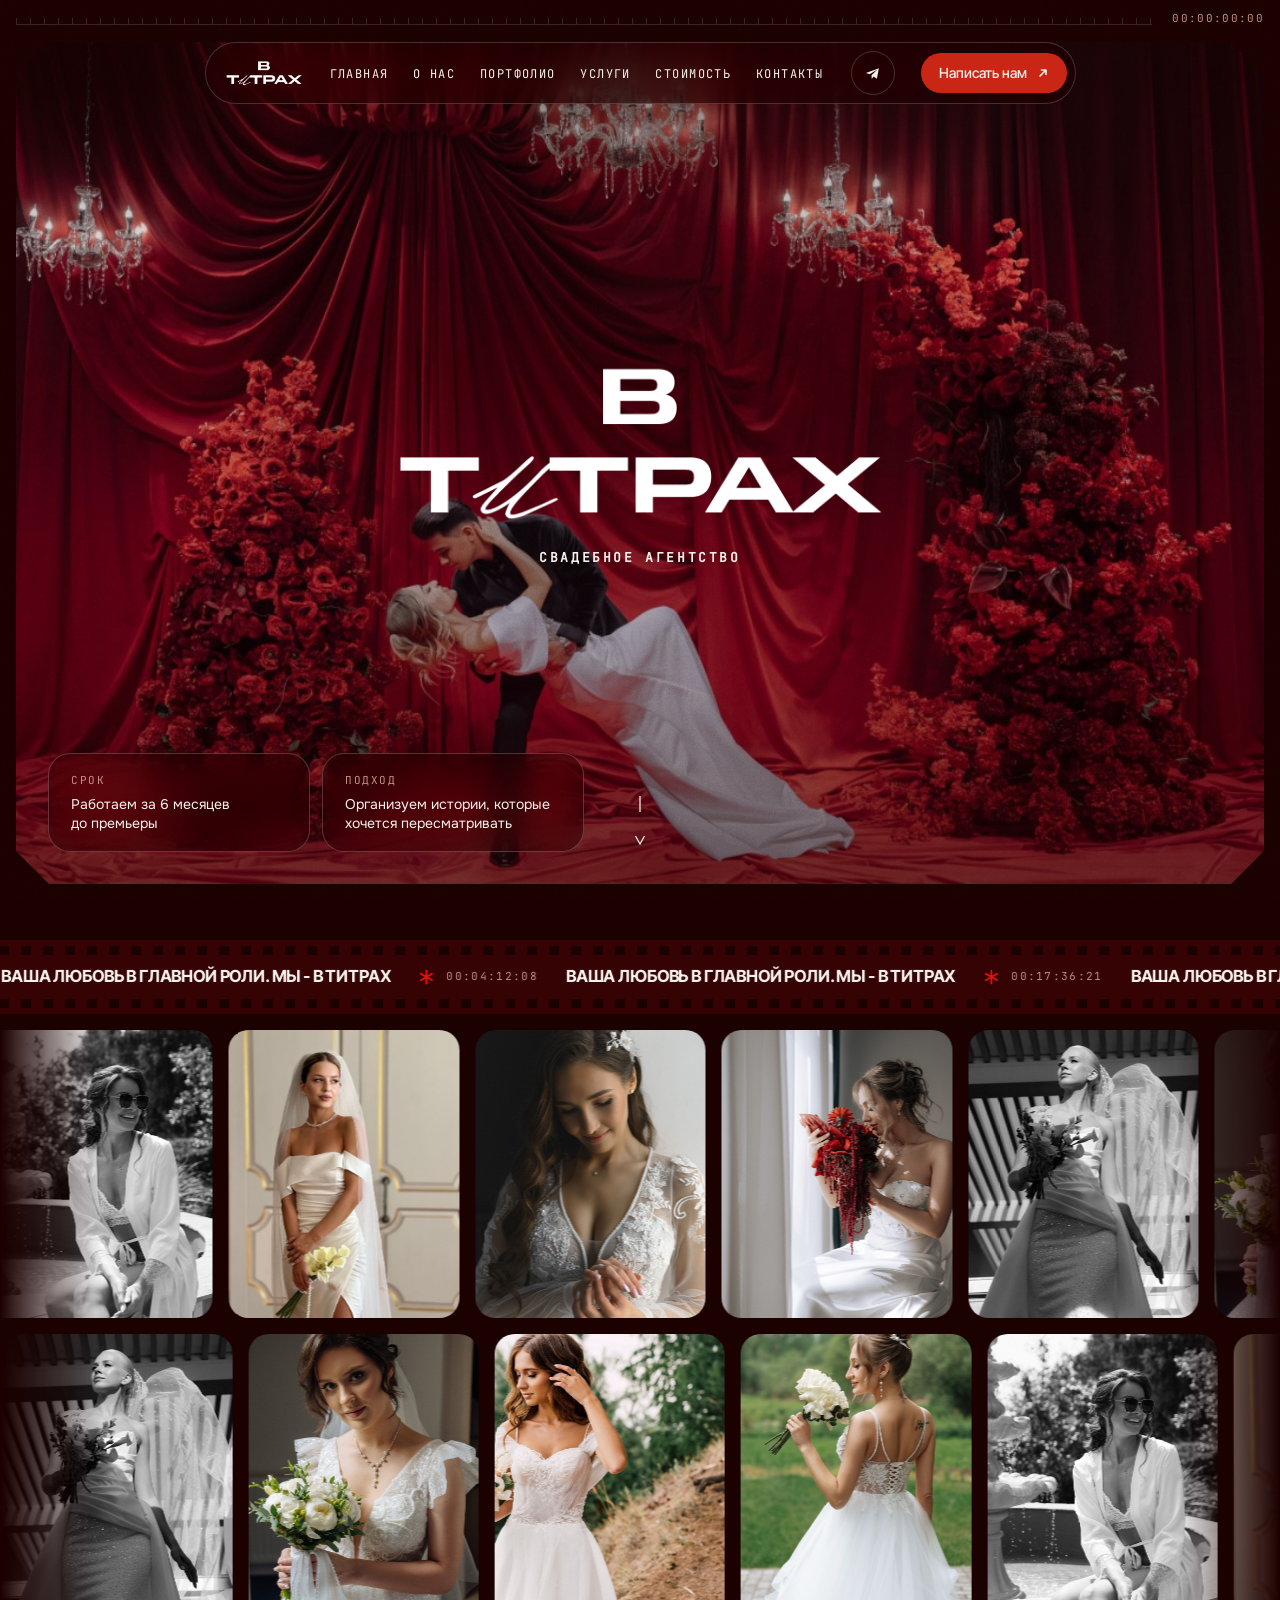
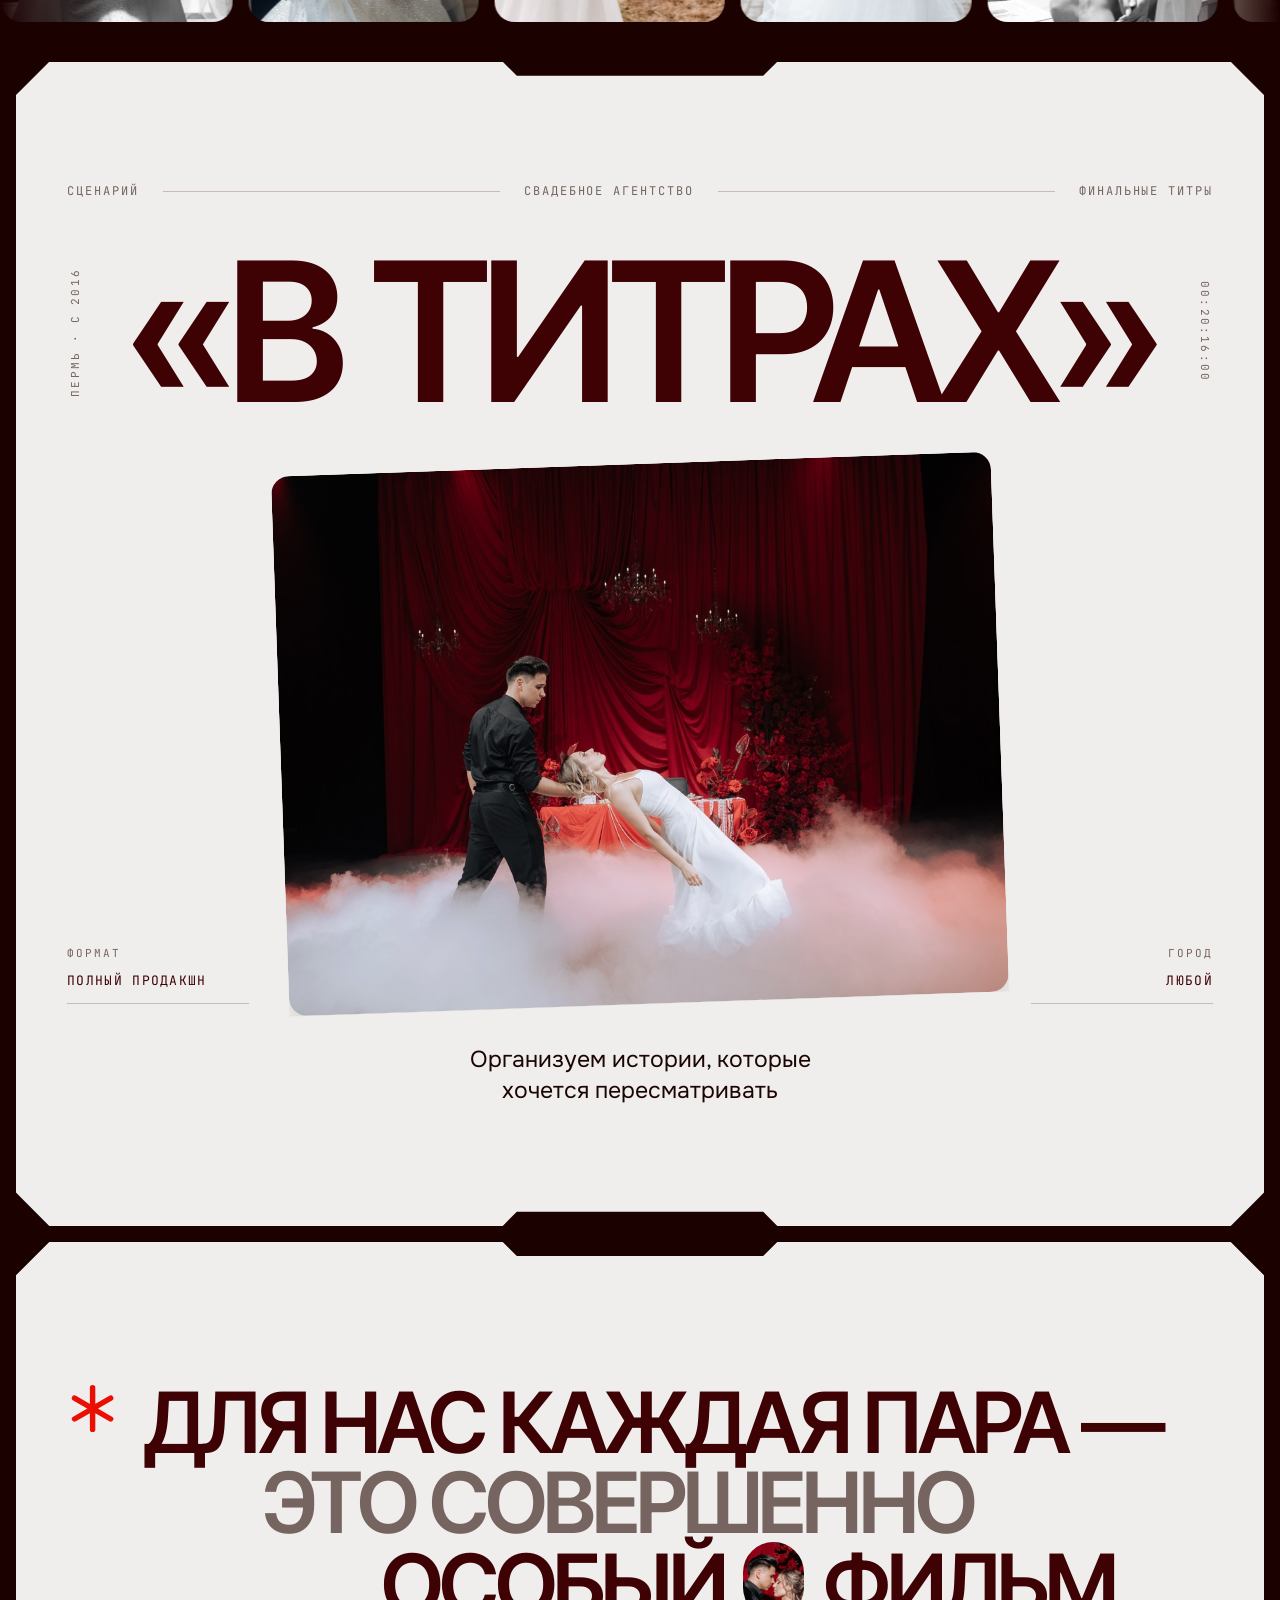
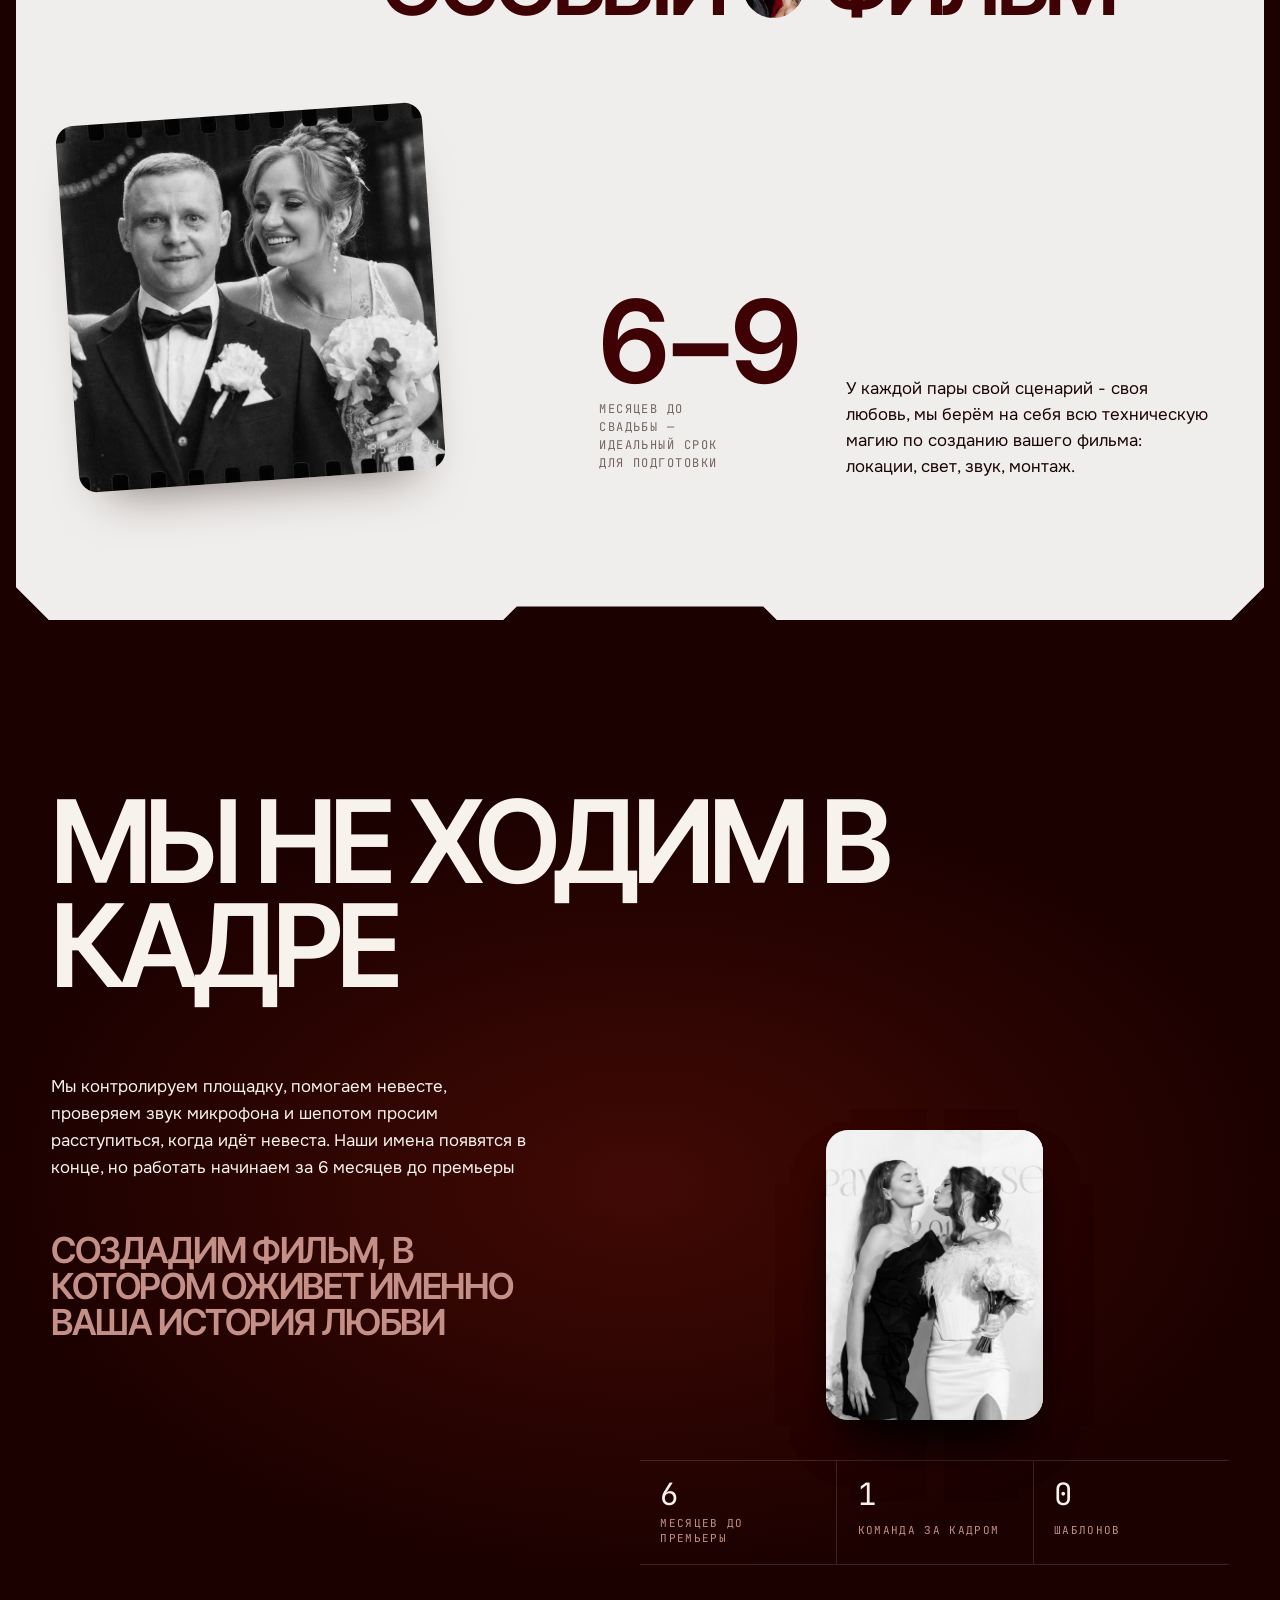
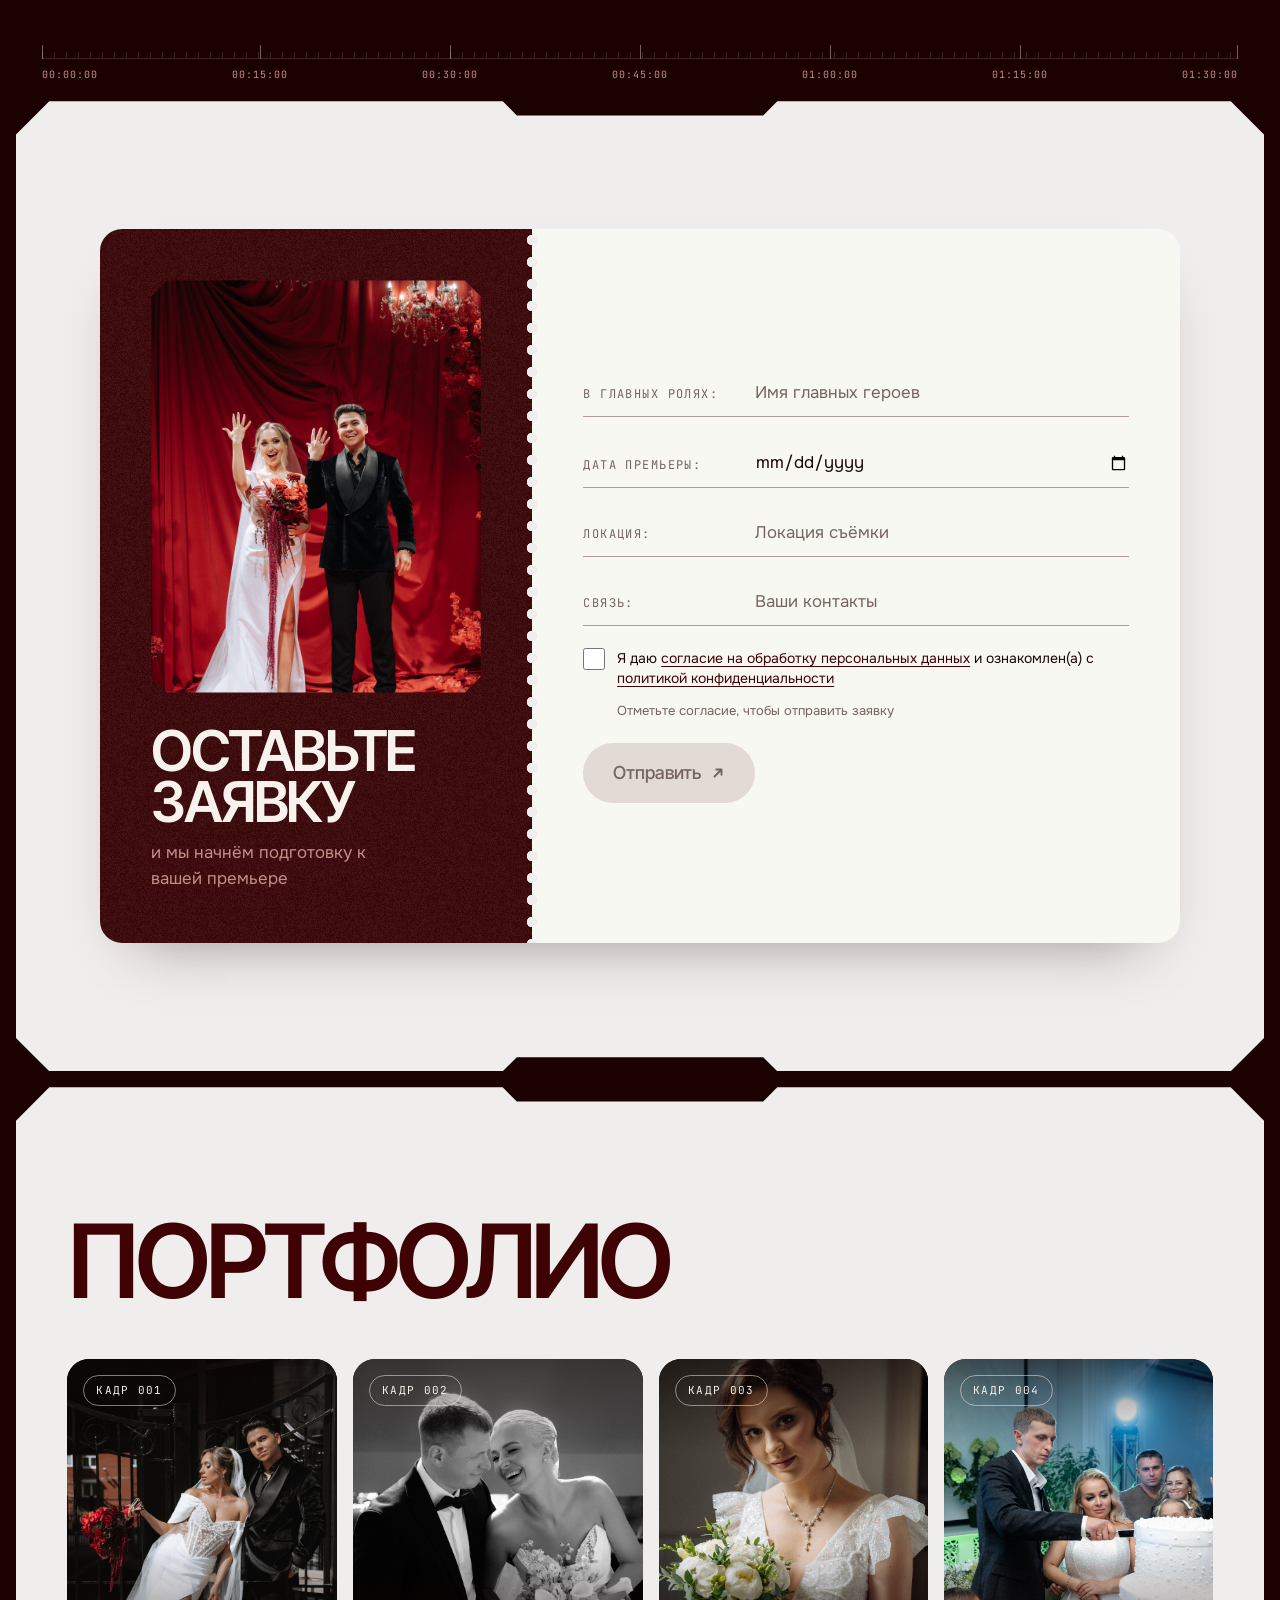
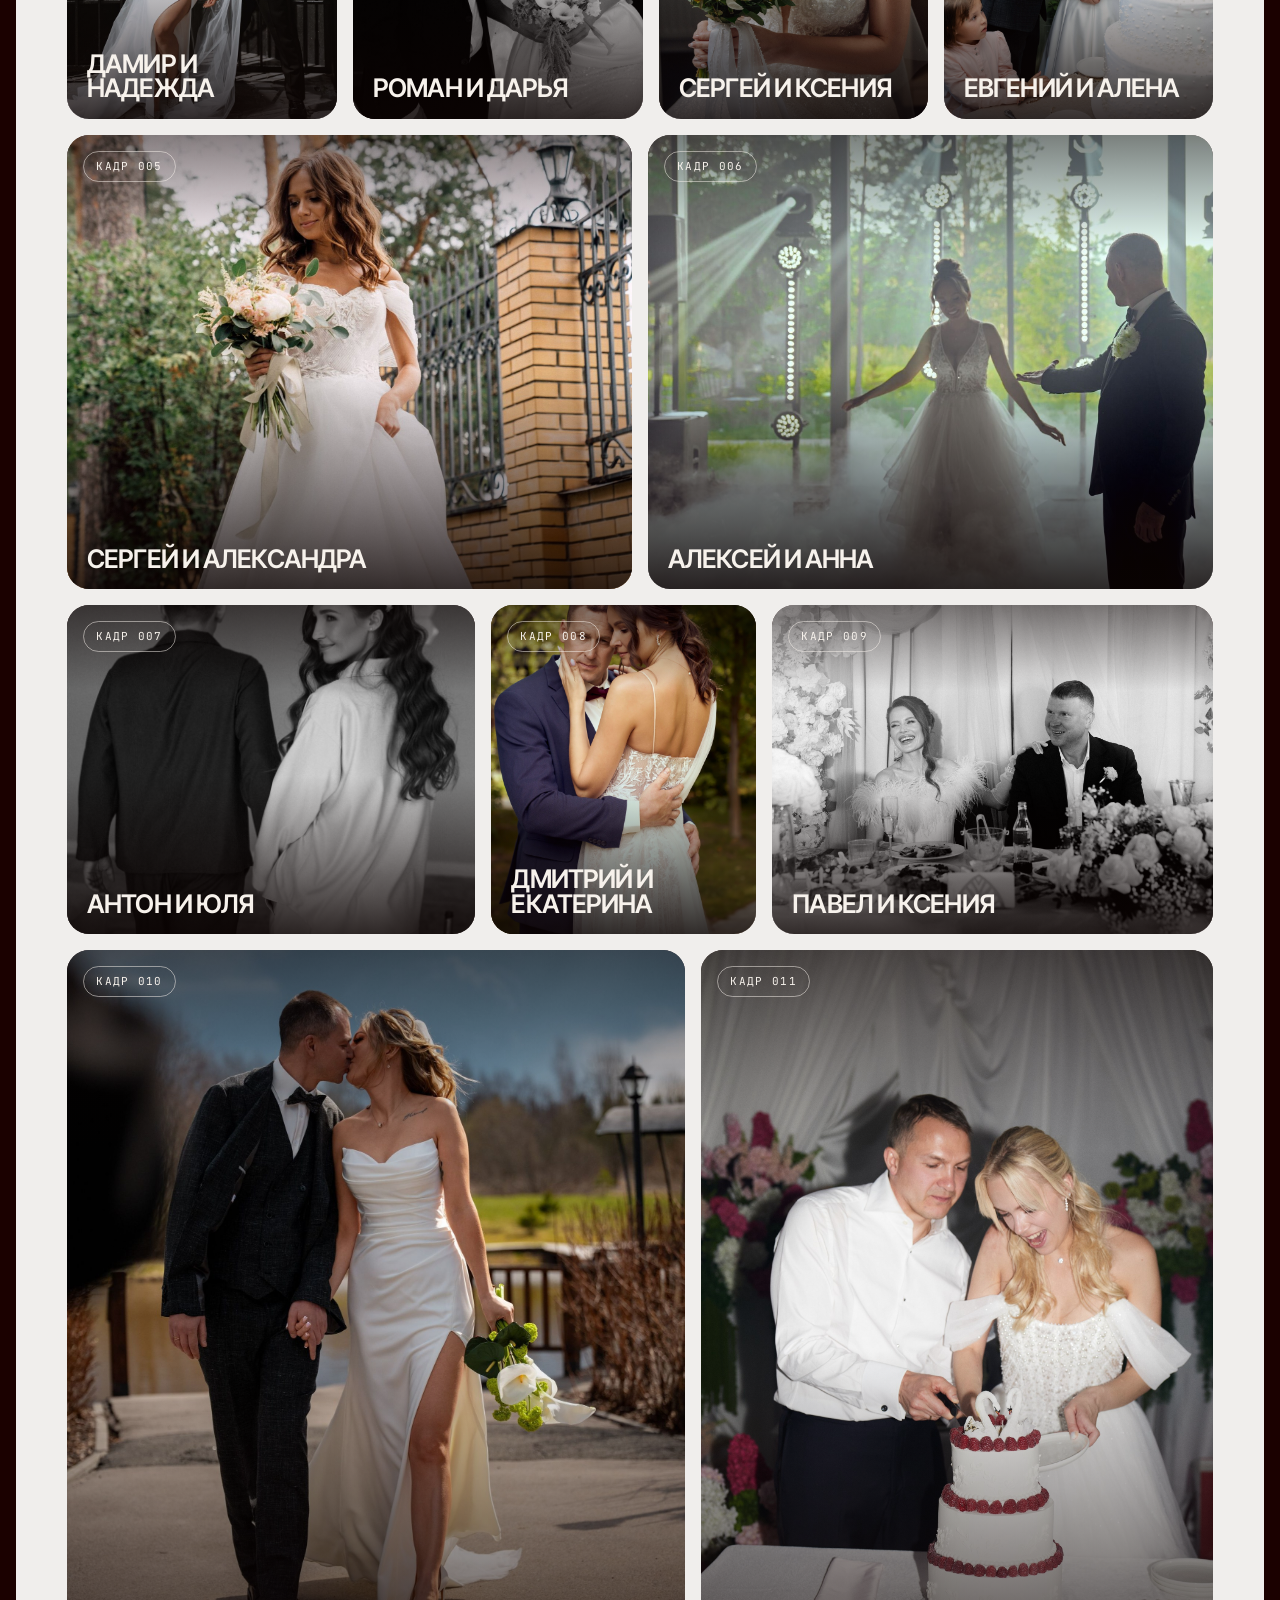
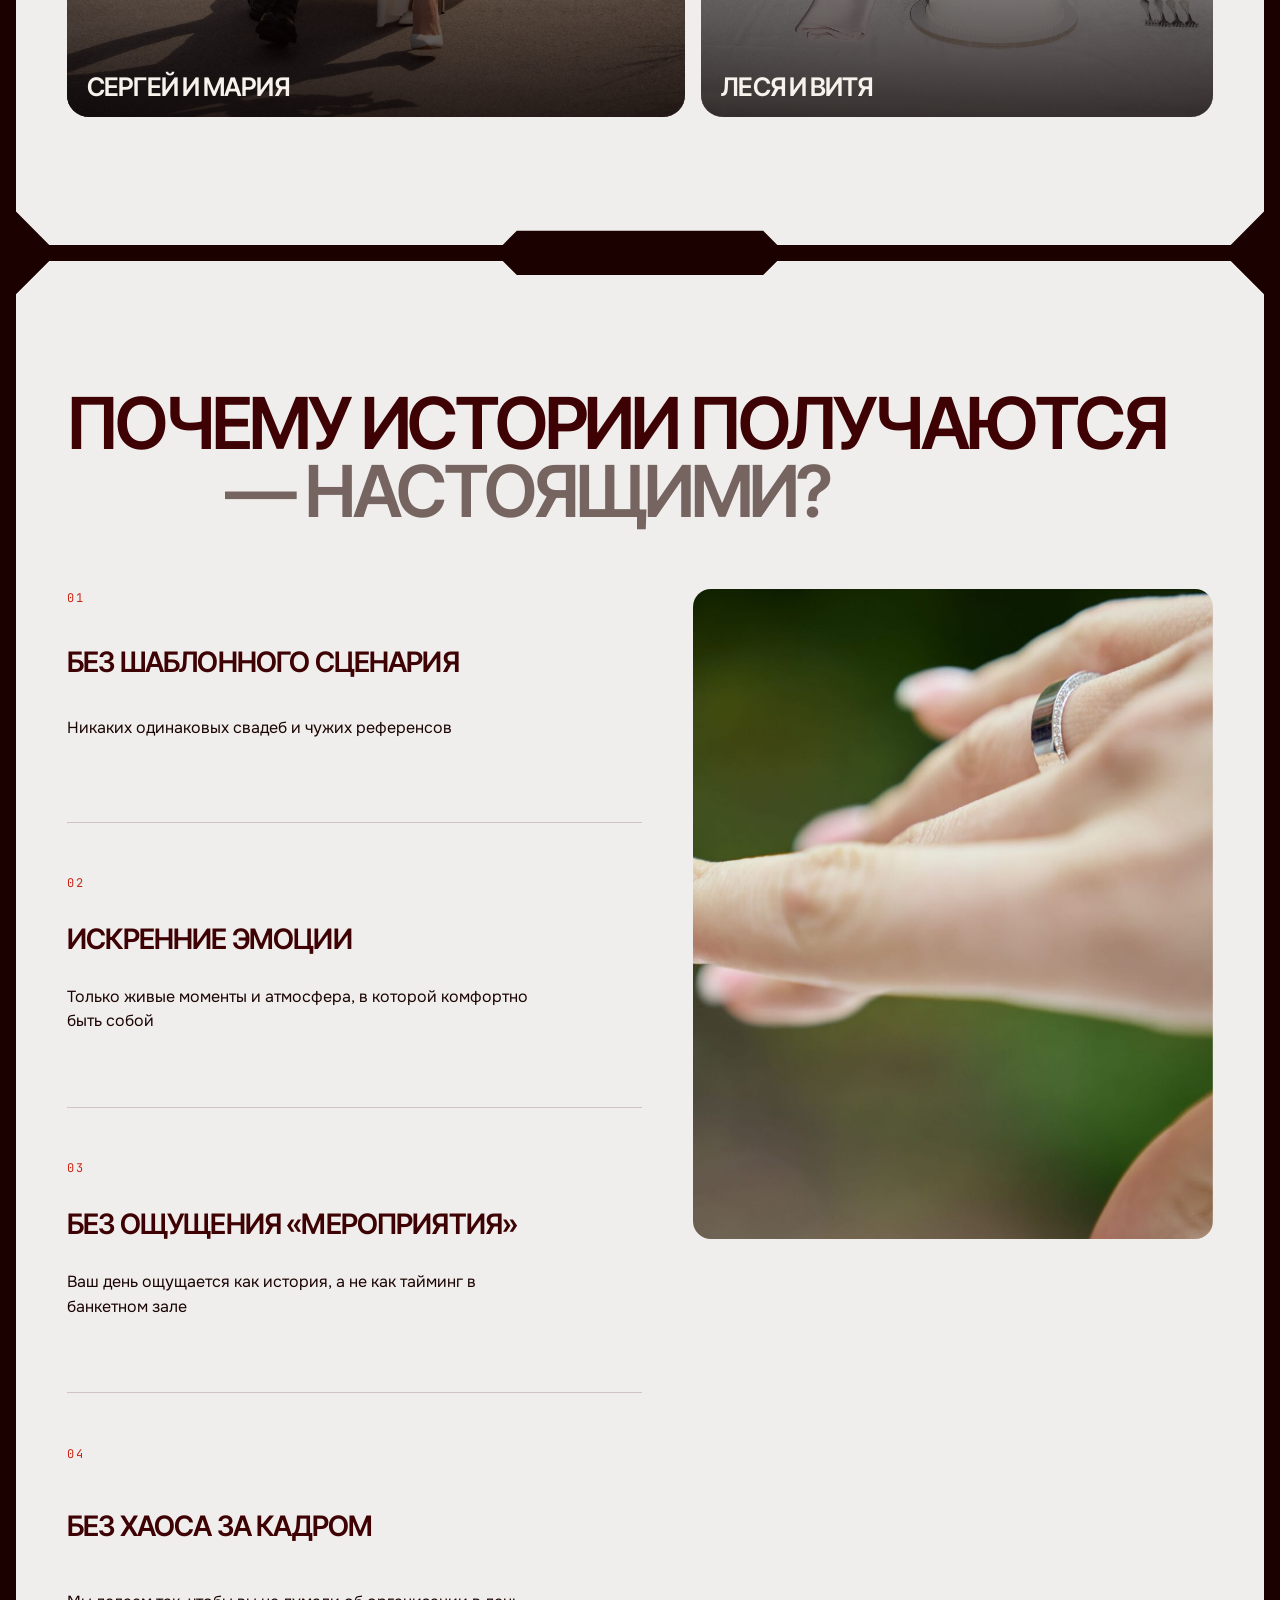
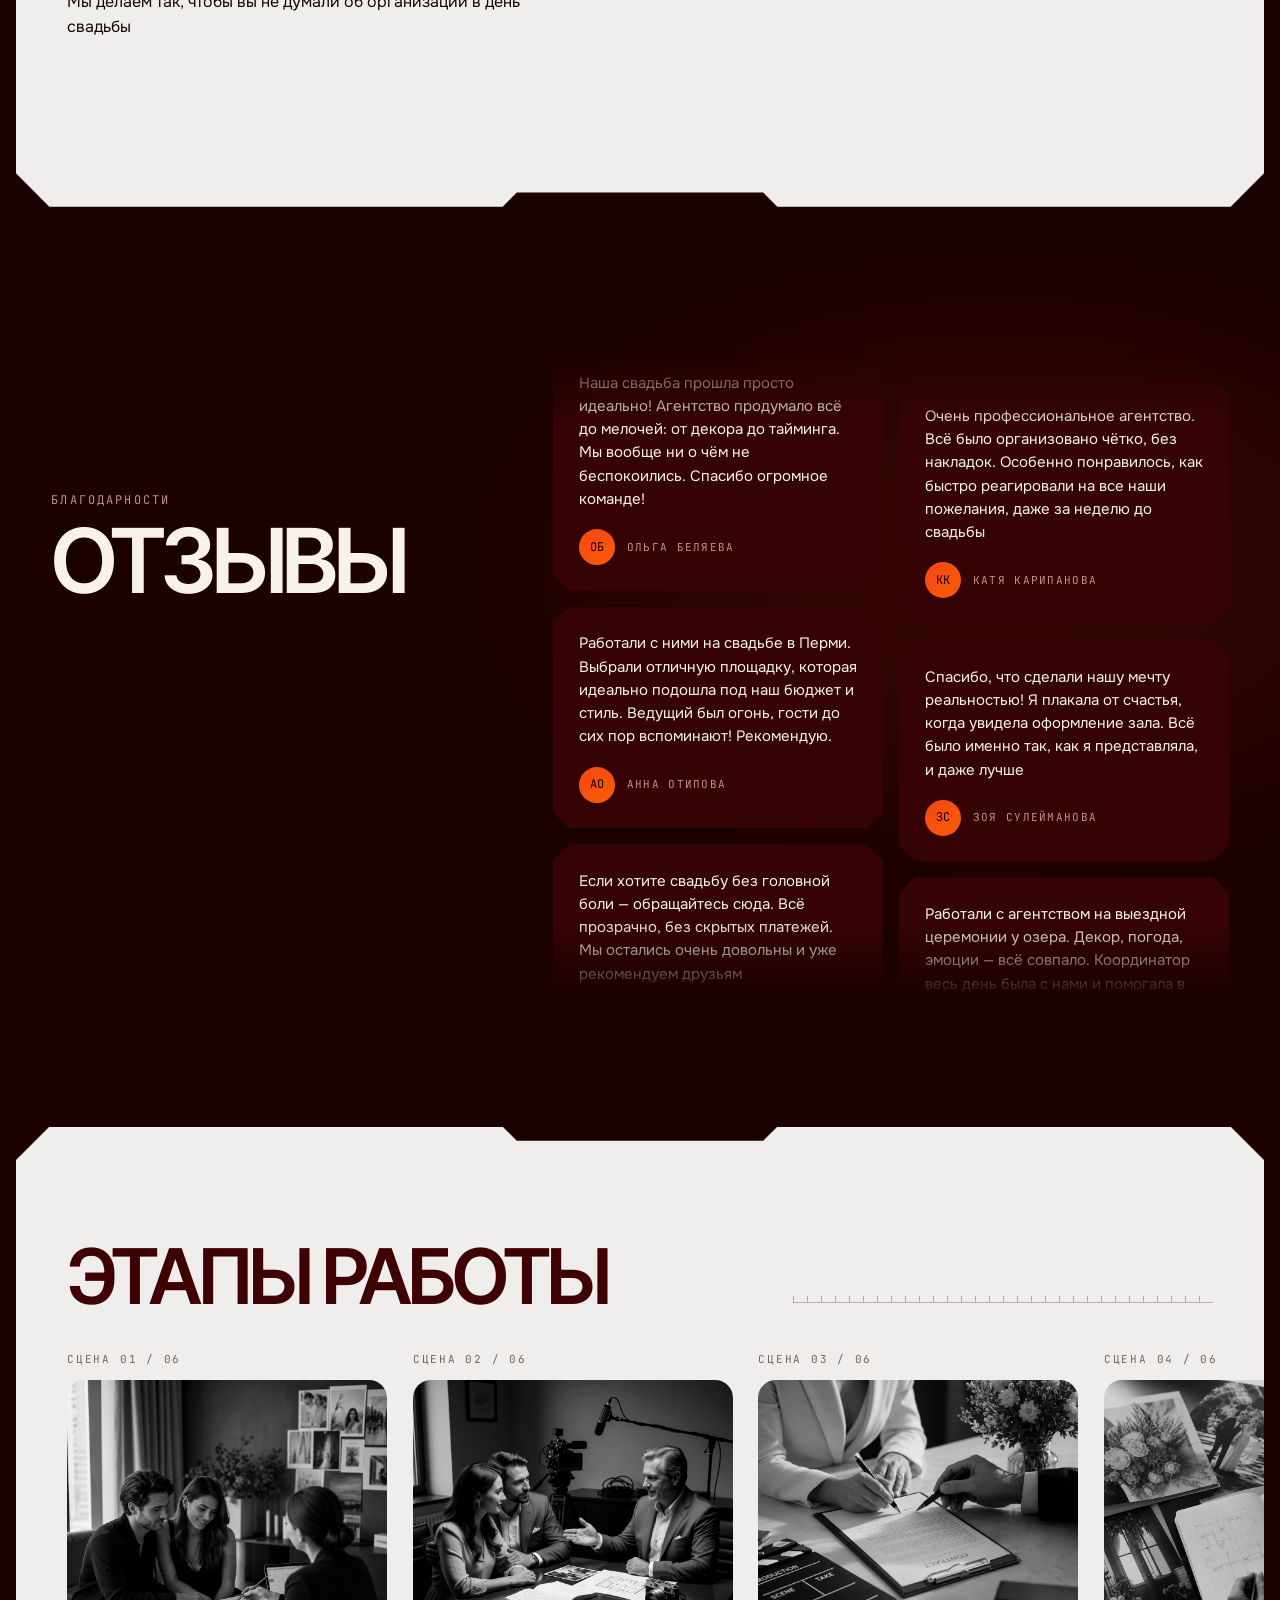
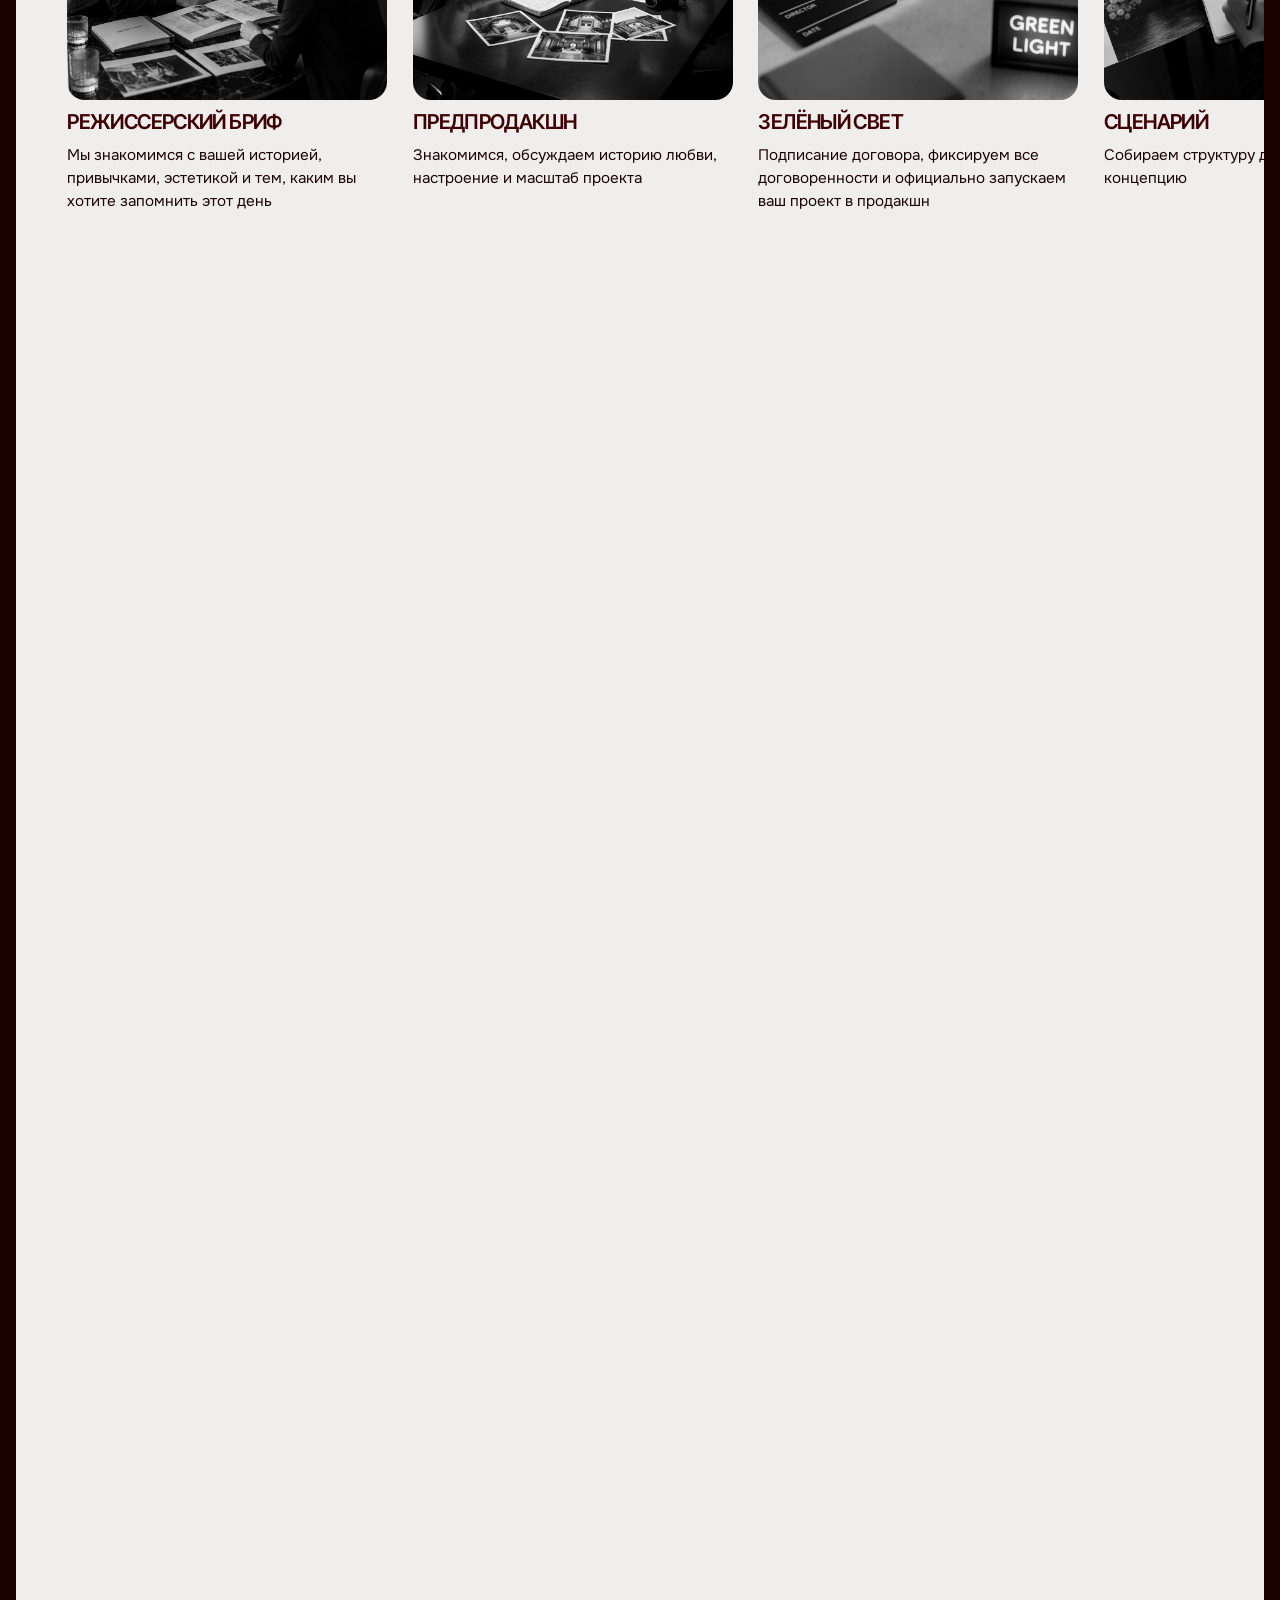
<file: index.html>
<!doctype html>
<html lang="ru">
<head>
  <meta charset="UTF-8">
  <meta name="viewport" content="width=device-width, initial-scale=1">
  <title>В титрах — свадебное агентство</title>
  <meta name="description" content="Ваша любовь в главной роли. Мы — в титрах. Свадебное агентство «В титрах», Пермь.">

  <link rel="icon" href="data:image/svg+xml,%3Csvg xmlns='http://www.w3.org/2000/svg' viewBox='0 0 32 32'%3E%3Crect width='32' height='32' rx='8' fill='%231B0100'/%3E%3Cg stroke='%23EB0F03' stroke-width='3.4' stroke-linecap='round'%3E%3Cpath d='M16 6v20M7.3 11l17.4 10M7.3 21l17.4-10'/%3E%3C/g%3E%3C/svg%3E">

  <link rel="stylesheet" href="css/fonts.css">
  <link rel="stylesheet" href="css/tokens.css">
  <link rel="stylesheet" href="css/base.css">
  <link rel="stylesheet" href="css/sections.css">
</head>
<body>

  <a class="skip-link" href="#top">Перейти к содержанию</a>

  <!-- Линейка-таймкод (реф. 1) -->
  <div class="timecode" id="timecode" aria-hidden="true">
    <div class="timecode__ruler"><span class="timecode__progress" id="timecodeProgress"></span></div>
    <span class="timecode__value" id="timecodeValue">00:00:00:00</span>
  </div>

  <!-- 00. Шапка / навигация -->
  <header class="nav" id="nav">
    <div class="nav__pill">
      <a class="nav__logo" href="#top" aria-label="В титрах — на главную">
        <img src="assets/sections/01-hero/02-photo.png" alt="" width="1000" height="340">
      </a>

      <nav class="nav__menu" aria-label="Главное меню">
        <ul>
          <li><a href="#top">главная</a></li>
          <li><a href="#about">О НАС</a></li>
          <li><a href="#portfolio">портфолио</a></li>
          <li><a href="#stages">услуги</a></li>
          <li><a href="#price">стоимость</a></li>
          <li><a href="#contacts">контакты</a></li>
        </ul>
      </nav>

      <div class="nav__side">
        <a class="nav__icon" href="https://t.me/stastoropov" target="_blank" rel="noopener" title="Телеграм" aria-label="Телеграм">
          <svg viewBox="0 0 24 24" aria-hidden="true" focusable="false">
            <path d="M21 4.5 2.8 11.4l5.1 1.7L19 6.4l-8.4 8.2.3 5 2.7-3.5 4.6 3.4z" class="is-filled"></path>
          </svg>
        </a>
      </div>

      <a class="cta cta--sm nav__cta" href="#" data-popup="write"><span class="cta__label">Написать нам</span><span class="cta__arrow" aria-hidden="true"><svg viewBox="0 0 12 12" focusable="false"><path d="M3 9 9 3M4.5 3H9v4.5"/></svg><svg viewBox="0 0 12 12" focusable="false"><path d="M3 9 9 3M4.5 3H9v4.5"/></svg></span></a>

      <button class="nav__burger" id="navBurger" aria-label="Открыть меню" aria-expanded="false" aria-controls="navCurtain">
        <span></span><span></span>
      </button>
    </div>
  </header>

  <!-- Мобильное меню — тёмный «занавес» -->
  <div class="curtain" id="navCurtain" role="dialog" aria-modal="true" aria-label="Меню" hidden>
    <nav class="curtain__inner">
      <ul class="curtain__menu">
        <li><a href="#top">главная</a></li>
        <li><a href="#about">О НАС</a></li>
        <li><a href="#portfolio">портфолио</a></li>
        <li><a href="#stages">услуги</a></li>
        <li><a href="#price">стоимость</a></li>
        <li><a href="#contacts">контакты</a></li>
      </ul>
      <ul class="curtain__links">
        <li><a href="#" data-popup="write">Написать нам</a></li>
        <li><a href="#" data-download="presentation">Скачать презентацию</a></li>
        <li><a href="#reviews">благодарности</a></li>
      </ul>
      <div class="curtain__social">
        <a href="https://t.me/stastoropov" target="_blank" rel="noopener">Телеграм</a>
      </div>
    </nav>
  </div>

  <main>

    <!-- 01. Hero -->
    <section id="top" class="hero">
      <div class="hero__screen panel-cut panel-cut--plain">
        <div class="hero__stage" id="heroStage">
          <img class="hero__bg" src="assets/sections/01-hero/05-hero-1920.jpg"
               srcset="assets/sections/01-hero/05-hero-1280.jpg 1280w, assets/sections/01-hero/05-hero-1920.jpg 1920w, assets/sections/01-hero/05-hero-2560.jpg 2560w"
               sizes="100vw" fetchpriority="high"
               alt="Жених склоняет невесту в танце на фоне красного бархатного занавеса с люстрами и композициями из роз" width="1920" height="1080">
          <div class="hero__veil"></div>

          <h1 class="hero__center">
            <img class="hero__logo" src="assets/sections/01-hero/02-photo.png"
                 alt="В титрах" width="1000" height="340">
            <span class="hero__eyebrow">Свадебное агентство</span>
            <span class="hero__slogan">Ваша любовь в главной роли. Мы — в титрах</span>
          </h1>

          <div class="hero__cards">
            <div class="hero__card">
              <span class="hero__card-label">Срок</span>
              <p>Работаем за&nbsp;6&nbsp;месяцев до&nbsp;премьеры</p>
            </div>
            <div class="hero__card">
              <span class="hero__card-label">Подход</span>
              <p>Организуем истории, которые хочется пересматривать</p>
            </div>
          </div>

          <a class="hero__scroll" href="#agency-title" aria-label="К следующему блоку">
            <svg viewBox="0 0 12 56" aria-hidden="true" focusable="false">
              <line x1="6" y1="0" x2="6" y2="46"></line>
              <polyline points="1.5,40 6,48 10.5,40"></polyline>
            </svg>
          </a>
        </div>
      </div>
    </section>

    <!-- 02–03. Лента-киноплёнка и фото-ряды — один модуль -->
    <section class="reel">
      <div class="marquee" aria-hidden="true">
        <div class="marquee__track">
        <span class="marquee__item">Ваша любовь в главной роли. Мы - в титрах</span>
        <span class="marquee__sep"><svg class="asterisk asterisk--sm" viewBox="0 0 32 32" aria-hidden="true" focusable="false"><path d="M16 3v26M4.7 9.5l22.6 13M4.7 22.5l22.6-13"/></svg><span class="marquee__tc">00:04:12:08</span></span>
        <span class="marquee__item">Ваша любовь в главной роли. Мы - в титрах</span>
        <span class="marquee__sep"><svg class="asterisk asterisk--sm" viewBox="0 0 32 32" aria-hidden="true" focusable="false"><path d="M16 3v26M4.7 9.5l22.6 13M4.7 22.5l22.6-13"/></svg><span class="marquee__tc">00:17:36:21</span></span>
        <span class="marquee__item">Ваша любовь в главной роли. Мы - в титрах</span>
        <span class="marquee__sep"><svg class="asterisk asterisk--sm" viewBox="0 0 32 32" aria-hidden="true" focusable="false"><path d="M16 3v26M4.7 9.5l22.6 13M4.7 22.5l22.6-13"/></svg><span class="marquee__tc">00:42:08:02</span></span>
        <span class="marquee__item">Ваша любовь в главной роли. Мы - в титрах</span>
        <span class="marquee__sep"><svg class="asterisk asterisk--sm" viewBox="0 0 32 32" aria-hidden="true" focusable="false"><path d="M16 3v26M4.7 9.5l22.6 13M4.7 22.5l22.6-13"/></svg><span class="marquee__tc">01:05:51:14</span></span>
        </div>
      </div>

      <!-- 03. Фото-лента №1 — две строки навстречу -->
      <div id="photo-strip-1" class="strip" role="group" aria-label="Кадры со свадеб">
        <div class="strip__row" data-strip-dir="-1">
          <figure class="strip__frame"><img src="assets/sections/02-photo-strip/01-DSC04470.jpg" alt="" loading="lazy" width="1680" height="1120"></figure>
          <figure class="strip__frame"><img src="assets/sections/02-photo-strip/02-5876a3333e7efd881fb4.jpg" alt="" loading="lazy" width="1202" height="1503"></figure>
          <figure class="strip__frame"><img src="assets/sections/02-photo-strip/03-AJ-73.jpg" alt="" loading="lazy" width="1680" height="2525"></figure>
          <figure class="strip__frame"><img src="assets/sections/02-photo-strip/04-DSC00373.jpg" alt="" loading="lazy" width="1680" height="2520"></figure>
          <figure class="strip__frame"><img src="assets/sections/02-photo-strip/05-DSC04775.jpg" alt="" loading="lazy" width="1680" height="2519"></figure>
          <figure class="strip__frame"><img src="assets/sections/02-photo-strip/06-DSC05669.jpg" alt="" loading="lazy" width="1680" height="2519"></figure>
          <figure class="strip__frame"><img src="assets/sections/02-photo-strip/07-DSC06583.jpg" alt="" loading="lazy" width="1680" height="1120"></figure>
          <figure class="strip__frame"><img src="assets/sections/02-photo-strip/08-DSC09664.jpg" alt="" loading="lazy" width="1680" height="2520"></figure>
        </div>
        <div class="strip__row" data-strip-dir="1">
          <figure class="strip__frame"><img src="assets/sections/02-photo-strip/05-DSC04775.jpg" alt="" loading="lazy" width="1680" height="2519"></figure>
          <figure class="strip__frame"><img src="assets/sections/02-photo-strip/06-DSC05669.jpg" alt="" loading="lazy" width="1680" height="2519"></figure>
          <figure class="strip__frame"><img src="assets/sections/02-photo-strip/07-DSC06583.jpg" alt="" loading="lazy" width="1680" height="1120"></figure>
          <figure class="strip__frame"><img src="assets/sections/02-photo-strip/08-DSC09664.jpg" alt="" loading="lazy" width="1680" height="2520"></figure>
          <figure class="strip__frame"><img src="assets/sections/02-photo-strip/01-DSC04470.jpg" alt="" loading="lazy" width="1680" height="1120"></figure>
          <figure class="strip__frame"><img src="assets/sections/02-photo-strip/02-5876a3333e7efd881fb4.jpg" alt="" loading="lazy" width="1202" height="1503"></figure>
          <figure class="strip__frame"><img src="assets/sections/02-photo-strip/03-AJ-73.jpg" alt="" loading="lazy" width="1680" height="2525"></figure>
          <figure class="strip__frame"><img src="assets/sections/02-photo-strip/04-DSC00373.jpg" alt="" loading="lazy" width="1680" height="2520"></figure>
        </div>
      </div>
    </section>

    <!-- 04. Свадебное агентство «В титрах» -->
    <section id="agency-title" class="section section--screen panel-cut wordmark">
      <div class="container">
        <p class="wordmark__eyebrow">
          <span>Сценарий</span><i></i><span>Свадебное агентство</span><i></i><span>Финальные титры</span>
        </p>

        <div class="wordmark__row">
          <span class="wordmark__side">Пермь · с 2016</span>
          <h2 class="wordmark__big">«В ТИТРАХ»</h2>
          <span class="wordmark__side wordmark__side--tc" aria-hidden="true">00:20:16:00</span>
        </div>

        <div class="wordmark__stagebox">
          <dl class="wordmark__meta">
            <dt>Формат</dt>
            <dd>Полный продакшн</dd>
          </dl>
          <figure class="wordmark__stage">
            <img class="wordmark__photo" src="assets/sections/03-agency-title/02-2d505dd9f9243c668e48.jpg"
                 alt="Пара танцует на сцене у красного бархатного занавеса, кадр в рамке киноплёнки" loading="lazy" width="1024" height="768">
          </figure>
          <dl class="wordmark__meta wordmark__meta--right">
            <dt>Город</dt>
            <dd>Любой</dd>
          </dl>
        </div>

        <p class="wordmark__lead">Организуем истории, которые хочется пересматривать</p>
      </div>
    </section>

    <!-- 05. О нас — Особый фильм -->
    <section id="about" class="section section--screen panel-cut film">
      <div class="container">
        <div class="film__head">
          <svg class="asterisk" viewBox="0 0 32 32" aria-hidden="true" focusable="false"><path d="M16 3v26M4.7 9.5l22.6 13M4.7 22.5l22.6-13"/></svg>
          <h2 class="film__title">
            <span class="film__line">Для нас каждая пара&nbsp;—</span>
            <span class="film__line film__line--mute">это совершенно</span>
            <span class="film__line film__line--shift">особый <span class="film__pill"><img src="assets/galleries/01-damir-nadezhda/10-DSC01249.jpg" alt="" loading="lazy" width="1680" height="2520"></span> фильм</span>
          </h2>
        </div>

        <div class="film__body">
          <figure class="film__photo">
            <img src="assets/sections/04-about-osobyi-film/03-9a12435b3e3eddc07090.jpg"
                 alt="Чёрно-белый портрет жениха и невесты в рамке киноплёнки" loading="lazy" width="1024" height="1024">
          </figure>

          <p class="film__stat">
            <span class="film__stat-num">6−9</span>
            <span class="film__stat-label">месяцев до свадьбы — идеальный срок для подготовки</span>
          </p>

          <div class="film__text">
            <p>У каждой пары свой сценарий - своя любовь, мы берём на себя всю техническую магию по созданию вашего фильма: локации, свет, звук, монтаж.</p>
          </div>
        </div>
      </div>
    </section>

    <!-- 06. Мы не ходим в кадре -->
    <section id="behind-the-scenes" class="section backstage">
      <div class="container">
        <h2 class="backstage__title">Мы не ходим в кадре</h2>

        <div class="backstage__grid">
          <div class="backstage__copy">
            <p class="backstage__text">Мы контролируем площадку, помогаем невесте, проверяем звук микрофона и шепотом просим расступиться, когда идёт невеста. Наши имена появятся в конце, но работать начинаем за 6 месяцев до премьеры</p>
            <p class="backstage__quote">Создадим фильм, в котором оживет именно ваша история любви</p>
          </div>

          <div class="backstage__media">
            <div class="fan">
              <figure class="fan__card fan__card--left"><img src="assets/sections/05-behind-the-scenes/02-1230876b743acedfc33b.jpg" alt="Невеста в солнцезащитных очках с бокалом коктейля" loading="lazy" width="900" height="1200"></figure>
              <figure class="fan__card fan__card--right"><img src="assets/sections/05-behind-the-scenes/03-fe88687e2a3f124b8d51.png" alt="Девушка в золотом платье на свадебном торжестве" loading="lazy" width="1086" height="1448"></figure>
              <figure class="fan__card fan__card--center"><img src="assets/sections/05-behind-the-scenes/04-0c11e202b7398e684289.jpg" alt="Подруги обнимаются с букетом невесты" loading="lazy" width="900" height="1200"></figure>
            </div>

            <ul class="stats">
              <li class="stats__item"><span class="stats__num">6</span><span class="stats__label">месяцев до премьеры</span></li>
              <li class="stats__item"><span class="stats__num">1</span><span class="stats__label">команда за кадром</span></li>
              <li class="stats__item"><span class="stats__num">0</span><span class="stats__label">шаблонов</span></li>
            </ul>
          </div>
        </div>
      </div>
    </section>

    <!-- Полоса-хронометраж между «не ходим в кадре» и формой -->
    <div class="chrono" aria-hidden="true">
      <div class="chrono__scale"><span class="chrono__fill"></span></div>
      <div class="chrono__marks"><span>00:00:00</span><span>00:15:00</span><span>00:30:00</span><span>00:45:00</span><span>01:00:00</span><span>01:15:00</span><span>01:30:00</span></div>
    </div>

    <!-- 07. Форма заявки №1 — «билет» -->
    <section id="form-1" class="section section--screen panel-cut request">
      <div class="container">
        <div class="ticket">
          <div class="ticket__stub">
            <figure class="ticket__photo">
              <img src="assets/galleries/01-damir-nadezhda/11-DSC01724.jpg" alt="Жених и невеста машут руками на фоне красного бархатного занавеса" loading="lazy" width="1680" height="2520">
            </figure>
            <h2 class="ticket__title">Оставьте заявку</h2>
            <p class="ticket__lead">и мы начнём подготовку к вашей премьере</p>
          </div>

          <!-- Бэкенда пока нет (docs/LEGAL.md §2.3): обработчик на российском хостинге подключится через action -->
          <form class="ticket__form" id="ticketForm" action="send.php" method="post" novalidate>
            <input type="hidden" name="consent_version" value="soglasie-v1-2026-09">
            <input type="hidden" name="page" value="">
            <input type="hidden" name="sent_at" value="">
            <div class="mform__trap" aria-hidden="true">
              <label for="f-site">Сайт</label>
              <input id="f-site" name="site" type="text" tabindex="-1" autocomplete="off">
            </div>

          <div class="ticket__field">
            <label class="ticket__label" for="f-names">В главных ролях</label>
            <input class="ticket__input" id="f-names" name="names" type="text" placeholder="Имя главных героев" autocomplete="name" required aria-describedby="e-names">
            <p class="ticket__error" id="e-names" hidden></p>
          </div>
          <div class="ticket__field">
            <label class="ticket__label" for="f-date">Дата премьеры</label>
            <input class="ticket__input" id="f-date" name="date" type="date" required aria-describedby="e-date">
            <p class="ticket__error" id="e-date" hidden></p>
          </div>
          <div class="ticket__field">
            <label class="ticket__label" for="f-place">Локация</label>
            <input class="ticket__input" id="f-place" name="place" type="text" placeholder="Локация съёмки" required aria-describedby="e-place">
            <p class="ticket__error" id="e-place" hidden></p>
          </div>
          <div class="ticket__field">
            <label class="ticket__label" for="f-contact">Связь</label>
            <input class="ticket__input" id="f-contact" name="contact" type="text" placeholder="Ваши контакты" autocomplete="tel" required aria-describedby="e-contact">
            <p class="ticket__error" id="e-contact" hidden></p>
          </div>

            <label class="consent">
              <input class="consent__box" type="checkbox" name="consent" id="f-consent" required>
              <span>Я даю <a href="soglasie.html" target="_blank" rel="noopener">согласие на обработку персональных данных</a> и ознакомлен(а) с <a href="politika.html" target="_blank" rel="noopener">политикой конфиденциальности</a></span>
            </label>
            <p class="consent__hint" id="consentHint">Отметьте согласие, чтобы отправить заявку</p>

            <button type="submit" class="cta cta--lg ticket__submit" disabled aria-describedby="consentHint"><span class="cta__label">Отправить</span><span class="cta__arrow" aria-hidden="true"><svg viewBox="0 0 12 12" focusable="false"><path d="M3 9 9 3M4.5 3H9v4.5"/></svg><svg viewBox="0 0 12 12" focusable="false"><path d="M3 9 9 3M4.5 3H9v4.5"/></svg></span></button>
            <p class="ticket__fail" id="ticketFail" role="alert" hidden></p>
          </form>

          <div class="ticket__done" id="ticketDone" role="status" hidden>
            <svg class="asterisk" viewBox="0 0 32 32" aria-hidden="true" focusable="false"><path d="M16 3v26M4.7 9.5l22.6 13M4.7 22.5l22.6-13"/></svg>
            <p class="ticket__done-text">Премьера назначена</p>
          </div>
        </div>
      </div>
    </section>

    <!-- 08. Портфолио -->
    <section id="portfolio" class="section section--screen panel-cut works">
      <div class="container">
        <h2 class="works__title">Портфолио</h2>
        <ul class="works__grid">
        <li class="works__item" style="--r: 0.750">
          <a class="work" href="#nadezdadamir">
            <img class="work__img" src="assets/sections/07-portfolio/cover-01-damir-nadezhda.jpg" width="768" height="1024" alt="Дамир и Надежда, свадебная съёмка" loading="lazy">
            <span class="work__tag">КАДР 001</span>
            <span class="work__names">ДАМИР И НАДЕЖДА</span>
            <span class="work__more">Смотреть все фото <span class="cta__arrow" aria-hidden="true"><svg viewBox="0 0 12 12" focusable="false"><path d="M3 9 9 3M4.5 3H9v4.5"/></svg><svg viewBox="0 0 12 12" focusable="false"><path d="M3 9 9 3M4.5 3H9v4.5"/></svg></span></span>
          </a>
        </li>
        <li class="works__item" style="--r: 0.806">
          <a class="work" href="#romandaria">
            <img class="work__img" src="assets/sections/07-portfolio/cover-02-roman-daria.jpg" width="1680" height="2085" alt="Роман и Дарья, свадебная съёмка" loading="lazy">
            <span class="work__tag">КАДР 002</span>
            <span class="work__names">РОМАН И ДАРЬЯ</span>
            <span class="work__more">Смотреть все фото <span class="cta__arrow" aria-hidden="true"><svg viewBox="0 0 12 12" focusable="false"><path d="M3 9 9 3M4.5 3H9v4.5"/></svg><svg viewBox="0 0 12 12" focusable="false"><path d="M3 9 9 3M4.5 3H9v4.5"/></svg></span></span>
          </a>
        </li>
        <li class="works__item" style="--r: 0.747">
          <a class="work" href="#kseniasergey">
            <img class="work__img" src="assets/sections/07-portfolio/cover-03-sergey-ksenia.jpg" width="1680" height="2250" alt="Сергей и Ксения, свадебная съёмка" loading="lazy">
            <span class="work__tag">КАДР 003</span>
            <span class="work__names">СЕРГЕЙ И КСЕНИЯ</span>
            <span class="work__more">Смотреть все фото <span class="cta__arrow" aria-hidden="true"><svg viewBox="0 0 12 12" focusable="false"><path d="M3 9 9 3M4.5 3H9v4.5"/></svg><svg viewBox="0 0 12 12" focusable="false"><path d="M3 9 9 3M4.5 3H9v4.5"/></svg></span></span>
          </a>
        </li>
        <li class="works__item" style="--r: 0.747">
          <a class="work" href="#evgiyalena">
            <img class="work__img" src="assets/sections/07-portfolio/cover-04-evgeny-alena.jpg" width="1680" height="2250" alt="Евгений и Алена, свадебная съёмка" loading="lazy">
            <span class="work__tag">КАДР 004</span>
            <span class="work__names">ЕВГЕНИЙ И АЛЕНА</span>
            <span class="work__more">Смотреть все фото <span class="cta__arrow" aria-hidden="true"><svg viewBox="0 0 12 12" focusable="false"><path d="M3 9 9 3M4.5 3H9v4.5"/></svg><svg viewBox="0 0 12 12" focusable="false"><path d="M3 9 9 3M4.5 3H9v4.5"/></svg></span></span>
          </a>
        </li>
        <li class="works__item" style="--r: 1.242">
          <a class="work" href="#aleksandrasergey">
            <img class="work__img" src="assets/sections/07-portfolio/cover-05-sergey-aleksandra.jpg" width="1680" height="1353" alt="Сергей и Александра, свадебная съёмка" loading="lazy">
            <span class="work__tag">КАДР 005</span>
            <span class="work__names">СЕРГЕЙ И АЛЕКСАНДРА</span>
            <span class="work__more">Смотреть все фото <span class="cta__arrow" aria-hidden="true"><svg viewBox="0 0 12 12" focusable="false"><path d="M3 9 9 3M4.5 3H9v4.5"/></svg><svg viewBox="0 0 12 12" focusable="false"><path d="M3 9 9 3M4.5 3H9v4.5"/></svg></span></span>
          </a>
        </li>
        <li class="works__item" style="--r: 1.242">
          <a class="work" href="#alekseyanna">
            <img class="work__img" src="assets/sections/07-portfolio/cover-06-aleksey-anna.jpg" width="1680" height="1353" alt="Алексей и Анна, свадебная съёмка" loading="lazy">
            <span class="work__tag">КАДР 006</span>
            <span class="work__names">АЛЕКСЕЙ И АННА</span>
            <span class="work__more">Смотреть все фото <span class="cta__arrow" aria-hidden="true"><svg viewBox="0 0 12 12" focusable="false"><path d="M3 9 9 3M4.5 3H9v4.5"/></svg><svg viewBox="0 0 12 12" focusable="false"><path d="M3 9 9 3M4.5 3H9v4.5"/></svg></span></span>
          </a>
        </li>
        <li class="works__item" style="--r: 1.242">
          <a class="work" href="#antonyulia">
            <img class="work__img" src="assets/sections/07-portfolio/cover-07-anton-yulia.jpg" width="1680" height="1353" alt="Антон и Юля, свадебная съёмка" loading="lazy">
            <span class="work__tag">КАДР 007</span>
            <span class="work__names">АНТОН И ЮЛЯ</span>
            <span class="work__more">Смотреть все фото <span class="cta__arrow" aria-hidden="true"><svg viewBox="0 0 12 12" focusable="false"><path d="M3 9 9 3M4.5 3H9v4.5"/></svg><svg viewBox="0 0 12 12" focusable="false"><path d="M3 9 9 3M4.5 3H9v4.5"/></svg></span></span>
          </a>
        </li>
        <li class="works__item" style="--r: 0.806">
          <a class="work" href="#dmitruyekaterina">
            <img class="work__img" src="assets/sections/07-portfolio/cover-08-dmitry-ekaterina.jpg" width="1680" height="2085" alt="Дмитрий и Екатерина, свадебная съёмка" loading="lazy">
            <span class="work__tag">КАДР 008</span>
            <span class="work__names">ДМИТРИЙ И ЕКАТЕРИНА</span>
            <span class="work__more">Смотреть все фото <span class="cta__arrow" aria-hidden="true"><svg viewBox="0 0 12 12" focusable="false"><path d="M3 9 9 3M4.5 3H9v4.5"/></svg><svg viewBox="0 0 12 12" focusable="false"><path d="M3 9 9 3M4.5 3H9v4.5"/></svg></span></span>
          </a>
        </li>
        <li class="works__item" style="--r: 1.340">
          <a class="work" href="#pavelksenia">
            <img class="work__img" src="assets/sections/07-portfolio/cover-09-pavel-ksenia.jpg" width="1680" height="1254" alt="Павел и Ксения, свадебная съёмка" loading="lazy">
            <span class="work__tag">КАДР 009</span>
            <span class="work__names">ПАВЕЛ И КСЕНИЯ</span>
            <span class="work__more">Смотреть все фото <span class="cta__arrow" aria-hidden="true"><svg viewBox="0 0 12 12" focusable="false"><path d="M3 9 9 3M4.5 3H9v4.5"/></svg><svg viewBox="0 0 12 12" focusable="false"><path d="M3 9 9 3M4.5 3H9v4.5"/></svg></span></span>
          </a>
        </li>
        <li class="works__item" style="--r: 0.806">
          <a class="work" href="#sergeymaria">
            <img class="work__img" src="assets/sections/07-portfolio/cover-10-sergey-maria.jpg" width="1680" height="2085" alt="Сергей и Мария, свадебная съёмка" loading="lazy">
            <span class="work__tag">КАДР 010</span>
            <span class="work__names">СЕРГЕЙ И МАРИЯ</span>
            <span class="work__more">Смотреть все фото <span class="cta__arrow" aria-hidden="true"><svg viewBox="0 0 12 12" focusable="false"><path d="M3 9 9 3M4.5 3H9v4.5"/></svg><svg viewBox="0 0 12 12" focusable="false"><path d="M3 9 9 3M4.5 3H9v4.5"/></svg></span></span>
          </a>
        </li>
        <li class="works__item" style="--r: 0.667">
          <a class="work" href="#lesyavitya">
            <img class="work__img" src="assets/sections/07-portfolio/cover-11-lesya-vitya.jpg" width="1680" height="2520" alt="Леся и Витя, свадебная съёмка" loading="lazy">
            <span class="work__tag">КАДР 011</span>
            <span class="work__names">ЛЕСЯ И ВИТЯ</span>
            <span class="work__more">Смотреть все фото <span class="cta__arrow" aria-hidden="true"><svg viewBox="0 0 12 12" focusable="false"><path d="M3 9 9 3M4.5 3H9v4.5"/></svg><svg viewBox="0 0 12 12" focusable="false"><path d="M3 9 9 3M4.5 3H9v4.5"/></svg></span></span>
          </a>
        </li>
        </ul>
      </div>
    </section>

    <!-- 09. Почему истории получаются настоящими -->
    <section id="why-real" class="section section--screen panel-cut why">
      <div class="container">
        <h2 class="why__title">
          <span class="why__title-line">Почему истории получаются</span>
          <span class="why__title-line why__title-mute">— настоящими?</span>
        </h2>

        <div class="why__inner">
          <ol class="why__list">
            <li class="why__item" data-why="0">
              <span class="why__num">01</span>
              <h3 class="why__name">Без шаблонного сценария</h3>
              <p class="why__text">Никаких одинаковых свадеб и чужих референсов</p>
              <figure class="why__inline">
                <img src="assets/sections/08-why-real/03-ebd03c95b8981e56ac48.jpg" alt="Жених и невеста держатся за руки" loading="lazy" width="1680" height="1254">
              </figure>
            </li>
            <li class="why__item" data-why="1">
              <span class="why__num">02</span>
              <h3 class="why__name">Искренние эмоции</h3>
              <p class="why__text">Только живые моменты и атмосфера, в которой комфортно быть собой</p>
              <figure class="why__inline">
                <img src="assets/sections/08-why-real/04-e3f0c070cd99dd210e89.jpg" alt="Жених и невеста радостно поднимают руки у красного занавеса" loading="lazy" width="1680" height="2085">
              </figure>
            </li>
            <li class="why__item" data-why="2">
              <span class="why__num">03</span>
              <h3 class="why__name">Без ощущения «мероприятия»</h3>
              <p class="why__text">Ваш день ощущается как история, а не как тайминг в банкетном зале</p>
              <figure class="why__inline">
                <img src="assets/sections/08-why-real/05-648c653ffd974bbb7655.jpg" alt="Девушка отдыхает у фонтана в саду" loading="lazy" width="1680" height="1254">
              </figure>
            </li>
            <li class="why__item" data-why="3">
              <span class="why__num">04</span>
              <h3 class="why__name">Без хаоса за кадром</h3>
              <p class="why__text">Мы делаем так, чтобы вы не думали об организации в день свадьбы</p>
              <figure class="why__inline">
                <img src="assets/sections/08-why-real/02-05d06d152dcf6c3585cd.jpg" alt="Обручальное кольцо крупным планом" loading="lazy" width="1680" height="1254">
              </figure>
            </li>
          </ol>

          <div class="why__media" aria-hidden="true">
            <figure class="why__photo is-on" data-why-photo="0">
              <img src="assets/sections/08-why-real/03-ebd03c95b8981e56ac48.jpg" alt="" loading="lazy">
            </figure>
            <figure class="why__photo" data-why-photo="1">
              <img src="assets/sections/08-why-real/04-e3f0c070cd99dd210e89.jpg" alt="" loading="lazy">
            </figure>
            <figure class="why__photo" data-why-photo="2">
              <img src="assets/sections/08-why-real/05-648c653ffd974bbb7655.jpg" alt="" loading="lazy">
            </figure>
            <figure class="why__photo" data-why-photo="3">
              <img src="assets/sections/08-why-real/02-05d06d152dcf6c3585cd.jpg" alt="" loading="lazy">
            </figure>
          </div>
        </div>
      </div>
    </section>

    <!-- 10. Отзывы -->
    <section id="reviews" class="section reviews">
      <div class="container reviews__inner">
        <div class="reviews__head">
          <p class="reviews__kicker">Благодарности</p>
          <h2 class="reviews__title">Отзывы</h2>
        </div>

        <div class="reviews__cols">
          <div class="reviews__col" data-reviews-dir="-1">
              <article class="review">
                <p class="review__text">Наша свадьба прошла просто идеально! Агентство продумало всё до мелочей: от декора до тайминга. Мы вообще ни о чём не беспокоились. Спасибо огромное команде!</p>
                <p class="review__author"><span class="review__ini" aria-hidden="true">ОБ</span>Ольга Беляева</p>
              </article>
              <article class="review">
                <p class="review__text">Работали с ними на свадьбе в Перми. Выбрали отличную площадку, которая идеально подошла под наш бюджет и стиль. Ведущий был огонь, гости до сих пор вспоминают! Рекомендую.</p>
                <p class="review__author"><span class="review__ini" aria-hidden="true">АО</span>Анна Отипова</p>
              </article>
              <article class="review">
                <p class="review__text">Если хотите свадьбу без головной боли — обращайтесь сюда. Всё прозрачно, без скрытых платежей. Мы остались очень довольны и уже рекомендуем друзьям</p>
                <p class="review__author"><span class="review__ini" aria-hidden="true">ИА</span>Инна Астафьева</p>
              </article>
              <article class="review">
                <p class="review__text">Очень приятная команда. Чувствовалось, что они искренне хотят сделать твой день особенным. Не просто работа, а настоящее участие</p>
                <p class="review__author"><span class="review__ini" aria-hidden="true">ГК</span>Галя Кузнецова</p>
              </article>
              <article class="review">
                <p class="review__text">Спасибо за тёплую, душевную атмосферу на нашей свадьбе. Не было ощущения «массового мероприятия», всё было очень по-домашнему и при этом стильно.</p>
                <p class="review__author"><span class="review__ini" aria-hidden="true">ИК</span>Ирина Киселева</p>
              </article>
          </div>
          <div class="reviews__col" data-reviews-dir="1">
              <article class="review">
                <p class="review__text">Очень профессиональное агентство. Всё было организовано чётко, без накладок. Особенно понравилось, как быстро реагировали на все наши пожелания, даже за неделю до свадьбы</p>
                <p class="review__author"><span class="review__ini" aria-hidden="true">КК</span>Катя Карипанова</p>
              </article>
              <article class="review">
                <p class="review__text">Спасибо, что сделали нашу мечту реальностью! Я плакала от счастья, когда увидела оформление зала. Всё было именно так, как я представляла, и даже лучше</p>
                <p class="review__author"><span class="review__ini" aria-hidden="true">ЗС</span>Зоя Сулейманова</p>
              </article>
              <article class="review">
                <p class="review__text">Работали с агентством на выездной церемонии у озера. Декор, погода, эмоции — всё совпало. Координатор весь день была с нами и помогала в любой момент. 10/10!</p>
                <p class="review__author"><span class="review__ini" aria-hidden="true">ИБ</span>Инна Балыбердина</p>
              </article>
              <article class="review">
                <p class="review__text">Лучшее решение — доверить организацию свадьбы профессионалам. Мы отдыхали и наслаждались процессом подготовки, а не бегали в панике. Огромное спасибо!</p>
                <p class="review__author"><span class="review__ini" aria-hidden="true">ГУ</span>Галя Ушакова</p>
              </article>
          </div>
        </div>
      </div>
    </section>

    <!-- 11. Этапы работы -->
    <section id="stages" class="section section--screen panel-cut stages">
      <div class="stages__pin">
        <div class="container stages__head">
          <h2 class="stages__title">Этапы работы</h2>
          <div class="stages__progress" aria-hidden="true"><span class="stages__progress-fill"></span></div>
        </div>

        <div class="stages__viewport">
          <ol class="stages__track">
            <li class="scene">
              <p class="scene__tag">Сцена 01 / 06</p>
              <figure class="scene__photo"><img src="assets/sections/09-stages/03-47113d09528628c71d32.jpg" alt="Пара разбирает фотографии вместе с организатором" loading="lazy" width="1024" height="1024"></figure>
              <h3 class="scene__name">Режиссерский бриф</h3>
              <p class="scene__text">Мы знакомимся с вашей историей, привычками, эстетикой и тем, каким вы хотите запомнить этот день</p>
            </li>
            <li class="scene">
              <p class="scene__tag">Сцена 02 / 06</p>
              <figure class="scene__photo"><img src="assets/sections/09-stages/07-d82fb4e4c9334be61ee8.jpg" alt="Встреча с парой за столом, рядом камера" loading="lazy" width="1024" height="1024"></figure>
              <h3 class="scene__name">Предпродакшн</h3>
              <p class="scene__text">Знакомимся, обсуждаем историю любви, настроение и масштаб проекта</p>
            </li>
            <li class="scene">
              <p class="scene__tag">Сцена 03 / 06</p>
              <figure class="scene__photo"><img src="assets/sections/09-stages/04-b2fef2e301cfc38f34c4.jpg" alt="Подписание договора, рядом табличка Green light" loading="lazy" width="1024" height="1024"></figure>
              <h3 class="scene__name">Зелёный свет</h3>
              <p class="scene__text">Подписание договора, фиксируем все договоренности и официально запускаем ваш проект в продакшн</p>
            </li>
            <li class="scene">
              <p class="scene__tag">Сцена 04 / 06</p>
              <figure class="scene__photo"><img src="assets/sections/09-stages/06-b02b3bb0276966ac9e07.jpg" alt="Блокнот с раскадровкой свадебного дня" loading="lazy" width="1024" height="1024"></figure>
              <h3 class="scene__name">Сценарий</h3>
              <p class="scene__text">Собираем структуру дня, визуальную концепцию</p>
            </li>
            <li class="scene">
              <p class="scene__tag">Сцена 05 / 06</p>
              <figure class="scene__photo"><img src="assets/sections/09-stages/05-e84627add5ea91d15ffd.jpg" alt="Команда агентства обсуждает подрядчиков за столом" loading="lazy" width="1024" height="1024"></figure>
              <h3 class="scene__name">Кастинг команды</h3>
              <p class="scene__text">Подбираем площадку, подрядчиков и съёмочную группу</p>
            </li>
            <li class="scene scene--final">
              <p class="scene__tag">Сцена 06 / 06</p>
              <figure class="scene__photo"><img src="assets/sections/09-stages/09-47f5de9755fe84bd2eb0.jpg" alt="Съёмочная группа снимает пару на площадке" loading="lazy" width="1024" height="1024"></figure>
              <h3 class="scene__name">Съёмочный день</h3>
              <p class="scene__text">Полностью координируем свадьбу и держим всё за кадром</p>
            </li>
          </ol>
        </div>
      </div>
    </section>

    <!-- 12. Стоимость -->
    <section id="price" class="section price">
      <div class="container">
        <h2 class="price__title">Стоимость</h2>

        <div class="price__cards">
          <article class="plan plan--full panel-cut">
            <img class="plan__bg" src="assets/sections/01-hero/03-DSC01163_1.jpg" alt="" loading="lazy" width="1680" height="1120">
            <div class="plan__body">
              <h3 class="plan__name">Полный продакшн</h3>
              <p class="plan__desc">От идеи и сценария до финальных титров</p>
              <p class="plan__price plan__price--glass">90.000 р</p>
            </div>
          </article>

          <article class="plan plan--day panel-cut">
            <figure class="plan__shot">
              <img src="assets/galleries/05-sergey-aleksandra/01-DSC05720.jpg" alt="Обручальные кольца на свадебном букете" loading="lazy" width="1680" height="1120">
            </figure>
            <div class="plan__body">
              <h3 class="plan__name">Продюсирование дня</h3>
              <p class="plan__desc">Для пар, которые всё подготовили сами, но хотят прожить день спокойно.</p>
              <ul class="plan__list">
                <li>Контролируем площадку</li>
                <li>Помогаем невесте</li>
                <li>Проверяем звук микрофона</li>
                <li>Держим всё за кадром</li>
              </ul>
              <p class="plan__price">от 25.000 р</p>
            </div>
          </article>
        </div>
      </div>
    </section>

    <!-- 13. Вопросы (FAQ) -->
    <section id="faq" class="section section--screen panel-cut faq">
      <div class="container faq__inner">
        <div class="faq__aside">
          <h2 class="faq__title">Вопросы</h2>
          <p class="faq__lead">Которые вы могли бы задать</p>
        </div>

        <div class="faq__list">
          <div class="faq__item">
            <h3 class="faq__head">
              <button class="faq__q" type="button" aria-expanded="false" aria-controls="faq-a-1" id="faq-q-1">
                <span class="faq__num">01</span>
                <span class="faq__label">Сколько стоит организация свадьбы?</span>
                <span class="faq__sign" aria-hidden="true"></span>
              </button>
            </h3>
            <div class="faq__answer" id="faq-a-1" role="region" aria-labelledby="faq-q-1">
              <div class="faq__answer-inner">
                <p>Цена зависит от формата, задач и наполнения. Мы всегда честно объясняем, из чего складывается бюджет, и предлагаем лучшее — в рамках ваших возможностей. После первого созвона и анкеты мы сможем назвать ориентиры и подобрать идеальный формат.</p>
              </div>
            </div>
          </div>
          <div class="faq__item">
            <h3 class="faq__head">
              <button class="faq__q" type="button" aria-expanded="false" aria-controls="faq-a-2" id="faq-q-2">
                <span class="faq__num">02</span>
                <span class="faq__label">В чём разница между свадьбой в будний день и в выходной?</span>
                <span class="faq__sign" aria-hidden="true"></span>
              </button>
            </h3>
            <div class="faq__answer" id="faq-a-2" role="region" aria-labelledby="faq-q-2">
              <div class="faq__answer-inner">
                <p>Свадьба в будний день — это отличная возможность сохранить желаемый уровень качества, при этом избежать ажиотажа.</p>
                <p>В такие даты проще забронировать популярные площадки и подрядчиков, с которыми хочется работать в первую очередь. Часто это позволяет немного оптимизировать бюджет.</p>
                <p>Что касается настроения и атмосферы — здесь всё в наших руках. Мы умеем создавать особенный день вне зависимости от дня недели: с теплом, эстетикой и вниманием к каждой детали.</p>
              </div>
            </div>
          </div>
          <div class="faq__item">
            <h3 class="faq__head">
              <button class="faq__q" type="button" aria-expanded="false" aria-controls="faq-a-3" id="faq-q-3">
                <span class="faq__num">03</span>
                <span class="faq__label">Вы работаете по договору?</span>
                <span class="faq__sign" aria-hidden="true"></span>
              </button>
            </h3>
            <div class="faq__answer" id="faq-a-3" role="region" aria-labelledby="faq-q-3">
              <div class="faq__answer-inner">
                <p>Обязательно. Это ваша гарантия спокойствия, а наша — ответственности. Всё официально, с прозрачными условиями.</p>
              </div>
            </div>
          </div>
          <div class="faq__item">
            <h3 class="faq__head">
              <button class="faq__q" type="button" aria-expanded="false" aria-controls="faq-a-4" id="faq-q-4">
                <span class="faq__num">04</span>
                <span class="faq__label">За сколько месяцев лучше начинать подготовку?</span>
                <span class="faq__sign" aria-hidden="true"></span>
              </button>
            </h3>
            <div class="faq__answer" id="faq-a-4" role="region" aria-labelledby="faq-q-4">
              <div class="faq__answer-inner">
                <p>Идеальный срок для подготовки — 6−9 месяцев до свадьбы. Но если до вашего дня осталось меньше времени, не переживайте — мы с радостью подстроимся под любые сроки. Главное — начать общение и обсудить, как лучше организовать процесс, а остальное мы возьмём на себя.</p>
              </div>
            </div>
          </div>
          <div class="faq__item">
            <h3 class="faq__head">
              <button class="faq__q" type="button" aria-expanded="false" aria-controls="faq-a-5" id="faq-q-5">
                <span class="faq__num">05</span>
                <span class="faq__label">Вы будете на площадке в день свадьбы?</span>
                <span class="faq__sign" aria-hidden="true"></span>
              </button>
            </h3>
            <div class="faq__answer" id="faq-a-5" role="region" aria-labelledby="faq-q-5">
              <div class="faq__answer-inner">
                <p>Мы приезжаем раньше всех — и уезжаем, когда последний вопрос решён. С самого утра мы на площадке: координируем, следим за монтажом, расстановкой, таймингом. Чтобы вы были в моменте, а не в заботах.</p>
              </div>
            </div>
          </div>
          <div class="faq__item">
            <h3 class="faq__head">
              <button class="faq__q" type="button" aria-expanded="false" aria-controls="faq-a-6" id="faq-q-6">
                <span class="faq__num">06</span>
                <span class="faq__label">Вы организовываете свадьбы только в Перми?</span>
                <span class="faq__sign" aria-hidden="true"></span>
              </button>
            </h3>
            <div class="faq__answer" id="faq-a-6" role="region" aria-labelledby="faq-q-6">
              <div class="faq__answer-inner">
                <p>Нет, мы рады организовать свадьбу в любом городе мира, расскажите нам о своих пожеланиях и мы обязательно найдем подходящее решение.</p>
              </div>
            </div>
          </div>
          <div class="faq__item">
            <h3 class="faq__head">
              <button class="faq__q" type="button" aria-expanded="false" aria-controls="faq-a-7" id="faq-q-7">
                <span class="faq__num">07</span>
                <span class="faq__label">Могу ли я предложить своих подрядчиков?</span>
                <span class="faq__sign" aria-hidden="true"></span>
              </button>
            </h3>
            <div class="faq__answer" id="faq-a-7" role="region" aria-labelledby="faq-q-7">
              <div class="faq__answer-inner">
                <p>Мы берём ответственность за тех подрядчиков, которых рекомендуем лично — тех, в ком уверены и с кем у нас выстроен надёжный рабочий контакт.</p>
                <p>Если у вас уже есть специалист, с которым вы хотели бы работать — мы с уважением включим его в процесс: обсудим детали, согласуем документы и постараемся выстроить комфортное взаимодействие. Но важно понимать, что за качество его работы мы не сможем нести полную ответственность, так как изначально вы договаривались напрямую.</p>
                <p>Если в процессе подготовки вам понравится чей-то стиль — обязательно поделитесь, мы с удовольствием ознакомимся, обсудим вместе и при необходимости организуем встречу.</p>
                <p>Также просим вас не тратить время на самостоятельный поиск подрядчиков или площадок — за красивой картинкой могут скрываться нюансы, которые сложно заметить без опыта. Мы подберём для вас лучшие варианты в вашем бюджете и под вашу концепцию — внимательно, бережно и профессионально.</p>
              </div>
            </div>
          </div>
        </div>
      </div>
    </section>

    <!-- 14. Фото-лента №2 -->
    <section id="photo-strip-2" class="section section--photo-strip">
      <div class="photo-strip__track"></div>
    </section>

  </main>

  <!-- 15. Футер — контакты и финальные титры -->
  <footer id="contacts" class="site-footer">
    <div class="container footer__grid">
      <div class="footer__main">
        <ul class="footer__contacts">
          <li><span class="footer__label">Телефон:</span> <a href="tel:+79194459601">+7 (919) 445 96 01</a></li>
          <li><span class="footer__label">Email:</span> <a href="mailto:stas.toropov2015@yandex.ru">stas.toropov2015@yandex.ru</a></li>
        </ul>

        <nav class="footer__nav" aria-label="Меню в футере">
          <ul>
            <li><a href="#top">ГЛАВНАЯ</a></li>
            <li><a href="#about">О НАС</a></li>
            <li><a href="#stages">УСЛУГИ</a></li>
            <li><a href="#price">ЦЕНЫ</a></li>
            <li><a href="#">КАРТА САЙТА</a></li>
            <li><a href="#contacts">КОНТАКТЫ</a></li>
          </ul>
        </nav>
      </div>

      <div class="footer__side">
        <div class="credits">
          <div class="credits__roll">
            <dl class="credits__list">
              <div class="credits__row"><dt>ИП</dt><dd>Торопова Светлана Геннадьевна</dd></div>
              <div class="credits__row"><dt>ИНН</dt><dd>182910651604</dd></div>
              <div class="credits__row"><dt>Название банка</dt><dd>ООО «Банк Точка»</dd></div>
              <div class="credits__row"><dt>БИК</dt><dd>044 525 104</dd></div>
              <div class="credits__row"><dt>Расчётный счёт</dt><dd>4080 2810 2145 0000 1155</dd></div>
              <div class="credits__row"><dt>Корсчёт</dt><dd>3010 1810 7453 7452 5104</dd></div>
              <div class="credits__row"><dt>Город</dt><dd>Пермь</dd></div>
            </dl>
            <dl class="credits__list" aria-hidden="true">
              <div class="credits__row"><dt>ИП</dt><dd>Торопова Светлана Геннадьевна</dd></div>
              <div class="credits__row"><dt>ИНН</dt><dd>182910651604</dd></div>
              <div class="credits__row"><dt>Название банка</dt><dd>ООО «Банк Точка»</dd></div>
              <div class="credits__row"><dt>БИК</dt><dd>044 525 104</dd></div>
              <div class="credits__row"><dt>Расчётный счёт</dt><dd>4080 2810 2145 0000 1155</dd></div>
              <div class="credits__row"><dt>Корсчёт</dt><dd>3010 1810 7453 7452 5104</dd></div>
              <div class="credits__row"><dt>Город</dt><dd>Пермь</dd></div>
            </dl>
          </div>
        </div>

        <a class="cta cta--lg" href="#" data-popup="write"><span class="cta__label">Написать нам</span><span class="cta__arrow" aria-hidden="true"><svg viewBox="0 0 12 12" focusable="false"><path d="M3 9 9 3M4.5 3H9v4.5"/></svg><svg viewBox="0 0 12 12" focusable="false"><path d="M3 9 9 3M4.5 3H9v4.5"/></svg></span></a>

        <div class="footer__social">
          <a href="https://t.me/stastoropov" target="_blank" rel="noopener">Телеграм</a>
        </div>
      </div>
    </div>

    <div class="container footer__bottom">
      <p class="footer__copy">2016 © Все права защищены · <a href="http://help-wedding.ru/policy">Политика конфиденциальности</a></p>
      <p class="footer__copy">Разработка сайта — <a href="https://brandknight.ru" target="_blank" rel="noopener">brandknight.ru</a></p>
    </div>
  </footer>

  <!-- Попап-форма №2 «Написать нам» (docs/TZ.md, раздел «Попапы») -->
  <div class="modal" id="writeModal" hidden>
    <div class="modal__backdrop" data-modal-close></div>

    <div class="modal__window panel-cut panel-cut--plain" tabindex="-1" role="dialog" aria-modal="true" aria-labelledby="writeTitle" aria-describedby="writeLead">
      <button class="modal__close" type="button" data-modal-close aria-label="Закрыть форму">
        <svg viewBox="0 0 20 20" aria-hidden="true" focusable="false"><path d="M5 5l10 10M15 5L5 15"/></svg>
      </button>

      <figure class="modal__art" aria-hidden="true">
        <img src="assets/sections/13-popup-form/04-popup-760.jpg"
             srcset="assets/sections/13-popup-form/04-popup-420.jpg 420w, assets/sections/13-popup-form/04-popup-760.jpg 760w"
             sizes="(max-width: 899px) 100vw, 38vw"
             alt="" loading="lazy" width="760" height="915">
        <figcaption class="modal__art-tag">Дубль 01</figcaption>
      </figure>

      <div class="modal__panel">
        <p class="modal__eyebrow">Заявка</p>
        <h2 class="modal__title" id="writeTitle">Оставьте заявку</h2>
        <p class="modal__lead" id="writeLead">и мы начнём подготовку к вашей премьере</p>

        <form class="mform" id="writeForm" novalidate>
          <input type="hidden" name="consent_version" value="soglasie-v1-2026-09">
          <input type="hidden" name="page" value="">
          <input type="hidden" name="sent_at" value="">
          <input type="hidden" name="form" value="Написать нам">

          <!-- Ловушка для ботов: живой человек это поле не видит и не заполняет -->
          <div class="mform__trap" aria-hidden="true">
            <label for="w-company">Не заполняйте это поле</label>
            <input id="w-company" name="company" type="text" tabindex="-1" autocomplete="off">
          </div>

          <div class="mfield">
            <input class="mfield__input" id="w-name" name="name" type="text" placeholder=" " autocomplete="name" required aria-describedby="w-e-name">
            <label class="mfield__label" for="w-name">Укажите ваше имя</label>
            <span class="mfield__line" aria-hidden="true"></span>
            <p class="mfield__error" id="w-e-name" hidden></p>
          </div>

          <div class="mfield">
            <input class="mfield__input" id="w-phone" name="phone" type="tel" placeholder=" " inputmode="tel" autocomplete="tel" required aria-describedby="w-e-phone">
            <label class="mfield__label" for="w-phone">Телефон</label>
            <span class="mfield__line" aria-hidden="true"></span>
            <p class="mfield__error" id="w-e-phone" hidden></p>
          </div>

          <div class="mfield mfield--filled">
            <input class="mfield__input" id="w-date" name="date" type="date" placeholder=" " aria-describedby="w-e-date">
            <label class="mfield__label" for="w-date">Дата премьеры <span class="mfield__opt">если уже выбрали</span></label>
            <span class="mfield__line" aria-hidden="true"></span>
            <p class="mfield__error" id="w-e-date" hidden></p>
          </div>

          <div class="mfield">
            <textarea class="mfield__input mfield__input--area" id="w-note" name="note" rows="2" placeholder=" "></textarea>
            <label class="mfield__label" for="w-note">Несколько слов о вашем проекте <span class="mfield__opt">необязательно</span></label>
            <span class="mfield__line" aria-hidden="true"></span>
          </div>

          <label class="consent">
            <input class="consent__box" type="checkbox" name="consent" id="w-consent" required>
            <span>Я даю <a href="soglasie.html" target="_blank" rel="noopener">согласие на обработку персональных данных</a> и ознакомлен(а) с <a href="politika.html" target="_blank" rel="noopener">политикой конфиденциальности</a></span>
          </label>
          <p class="consent__hint" id="writeConsentHint">Отметьте согласие, чтобы отправить заявку</p>

          <button class="cta cta--lg mform__submit" type="submit" disabled aria-describedby="writeConsentHint">
            <span class="cta__label">Отправить</span>
            <span class="cta__arrow" aria-hidden="true"><svg viewBox="0 0 12 12" focusable="false"><path d="M3 9 9 3M4.5 3H9v4.5"/></svg><svg viewBox="0 0 12 12" focusable="false"><path d="M3 9 9 3M4.5 3H9v4.5"/></svg></span>
          </button>

          <p class="mform__fail" id="writeFail" role="alert" hidden></p>
        </form>

        <div class="mdone" id="writeDone" role="status" hidden>
          <svg class="mdone__mark" viewBox="0 0 64 64" aria-hidden="true" focusable="false">
            <circle class="mdone__ring" cx="32" cy="32" r="28"></circle>
            <path class="mdone__check" d="M19 33.5 28.5 43 45 23"></path>
          </svg>
          <p class="mdone__title">Заявка отправлена</p>
          <p class="mdone__text">Свяжемся с вами в ближайшее время</p>
          <button class="mdone__close cta cta--lg" type="button" data-modal-close>
            <span class="cta__label">Закрыть</span>
            <span class="cta__arrow" aria-hidden="true"><svg viewBox="0 0 12 12" focusable="false"><path d="M3 9 9 3M4.5 3H9v4.5"/></svg><svg viewBox="0 0 12 12" focusable="false"><path d="M3 9 9 3M4.5 3H9v4.5"/></svg></span>
          </button>
        </div>
      </div>
    </div>
  </div>

  <div class="grain" aria-hidden="true"></div>

  <script src="js/config.js?v=20261028"></script>
  <script src="js/vendor/gsap.min.js"></script>
  <script src="js/vendor/ScrollTrigger.min.js"></script>
  <script src="js/vendor/lenis.min.js"></script>
  <script src="js/main.js"></script>
  <script src="js/motion.js"></script>
  <script src="js/gallery.js"></script>
  <script src="js/forms.js?v=20261028"></script>
  <script type="application/ld+json">
{
  "@context": "https://schema.org",
  "@type": "FAQPage",
  "mainEntity": [
    {
      "@type": "Question",
      "name": "Сколько стоит организация свадьбы?",
      "acceptedAnswer": {
        "@type": "Answer",
        "text": "Цена зависит от формата, задач и наполнения. Мы всегда честно объясняем, из чего складывается бюджет, и предлагаем лучшее — в рамках ваших возможностей. После первого созвона и анкеты мы сможем назвать ориентиры и подобрать идеальный формат."
      }
    },
    {
      "@type": "Question",
      "name": "В чём разница между свадьбой в будний день и в выходной?",
      "acceptedAnswer": {
        "@type": "Answer",
        "text": "Свадьба в будний день — это отличная возможность сохранить желаемый уровень качества, при этом избежать ажиотажа. В такие даты проще забронировать популярные площадки и подрядчиков, с которыми хочется работать в первую очередь. Часто это позволяет немного оптимизировать бюджет. Что касается настроения и атмосферы — здесь всё в наших руках. Мы умеем создавать особенный день вне зависимости от дня недели: с теплом, эстетикой и вниманием к каждой детали."
      }
    },
    {
      "@type": "Question",
      "name": "Вы работаете по договору?",
      "acceptedAnswer": {
        "@type": "Answer",
        "text": "Обязательно. Это ваша гарантия спокойствия, а наша — ответственности. Всё официально, с прозрачными условиями."
      }
    },
    {
      "@type": "Question",
      "name": "За сколько месяцев лучше начинать подготовку?",
      "acceptedAnswer": {
        "@type": "Answer",
        "text": "Идеальный срок для подготовки — 6−9 месяцев до свадьбы. Но если до вашего дня осталось меньше времени, не переживайте — мы с радостью подстроимся под любые сроки. Главное — начать общение и обсудить, как лучше организовать процесс, а остальное мы возьмём на себя."
      }
    },
    {
      "@type": "Question",
      "name": "Вы будете на площадке в день свадьбы?",
      "acceptedAnswer": {
        "@type": "Answer",
        "text": "Мы приезжаем раньше всех — и уезжаем, когда последний вопрос решён. С самого утра мы на площадке: координируем, следим за монтажом, расстановкой, таймингом. Чтобы вы были в моменте, а не в заботах."
      }
    },
    {
      "@type": "Question",
      "name": "Вы организовываете свадьбы только в Перми?",
      "acceptedAnswer": {
        "@type": "Answer",
        "text": "Нет, мы рады организовать свадьбу в любом городе мира, расскажите нам о своих пожеланиях и мы обязательно найдем подходящее решение."
      }
    },
    {
      "@type": "Question",
      "name": "Могу ли я предложить своих подрядчиков?",
      "acceptedAnswer": {
        "@type": "Answer",
        "text": "Мы берём ответственность за тех подрядчиков, которых рекомендуем лично — тех, в ком уверены и с кем у нас выстроен надёжный рабочий контакт. Если у вас уже есть специалист, с которым вы хотели бы работать — мы с уважением включим его в процесс: обсудим детали, согласуем документы и постараемся выстроить комфортное взаимодействие. Но важно понимать, что за качество его работы мы не сможем нести полную ответственность, так как изначально вы договаривались напрямую. Если в процессе подготовки вам понравится чей-то стиль — обязательно поделитесь, мы с удовольствием ознакомимся, обсудим вместе и при необходимости организуем встречу. Также просим вас не тратить время на самостоятельный поиск подрядчиков или площадок — за красивой картинкой могут скрываться нюансы, которые сложно заметить без опыта. Мы подберём для вас лучшие варианты в вашем бюджете и под вашу концепцию — внимательно, бережно и профессионально."
      }
    }
  ]
}
  </script>

  <script src="js/noselect.js"></script>

</body>
</html>
</file>
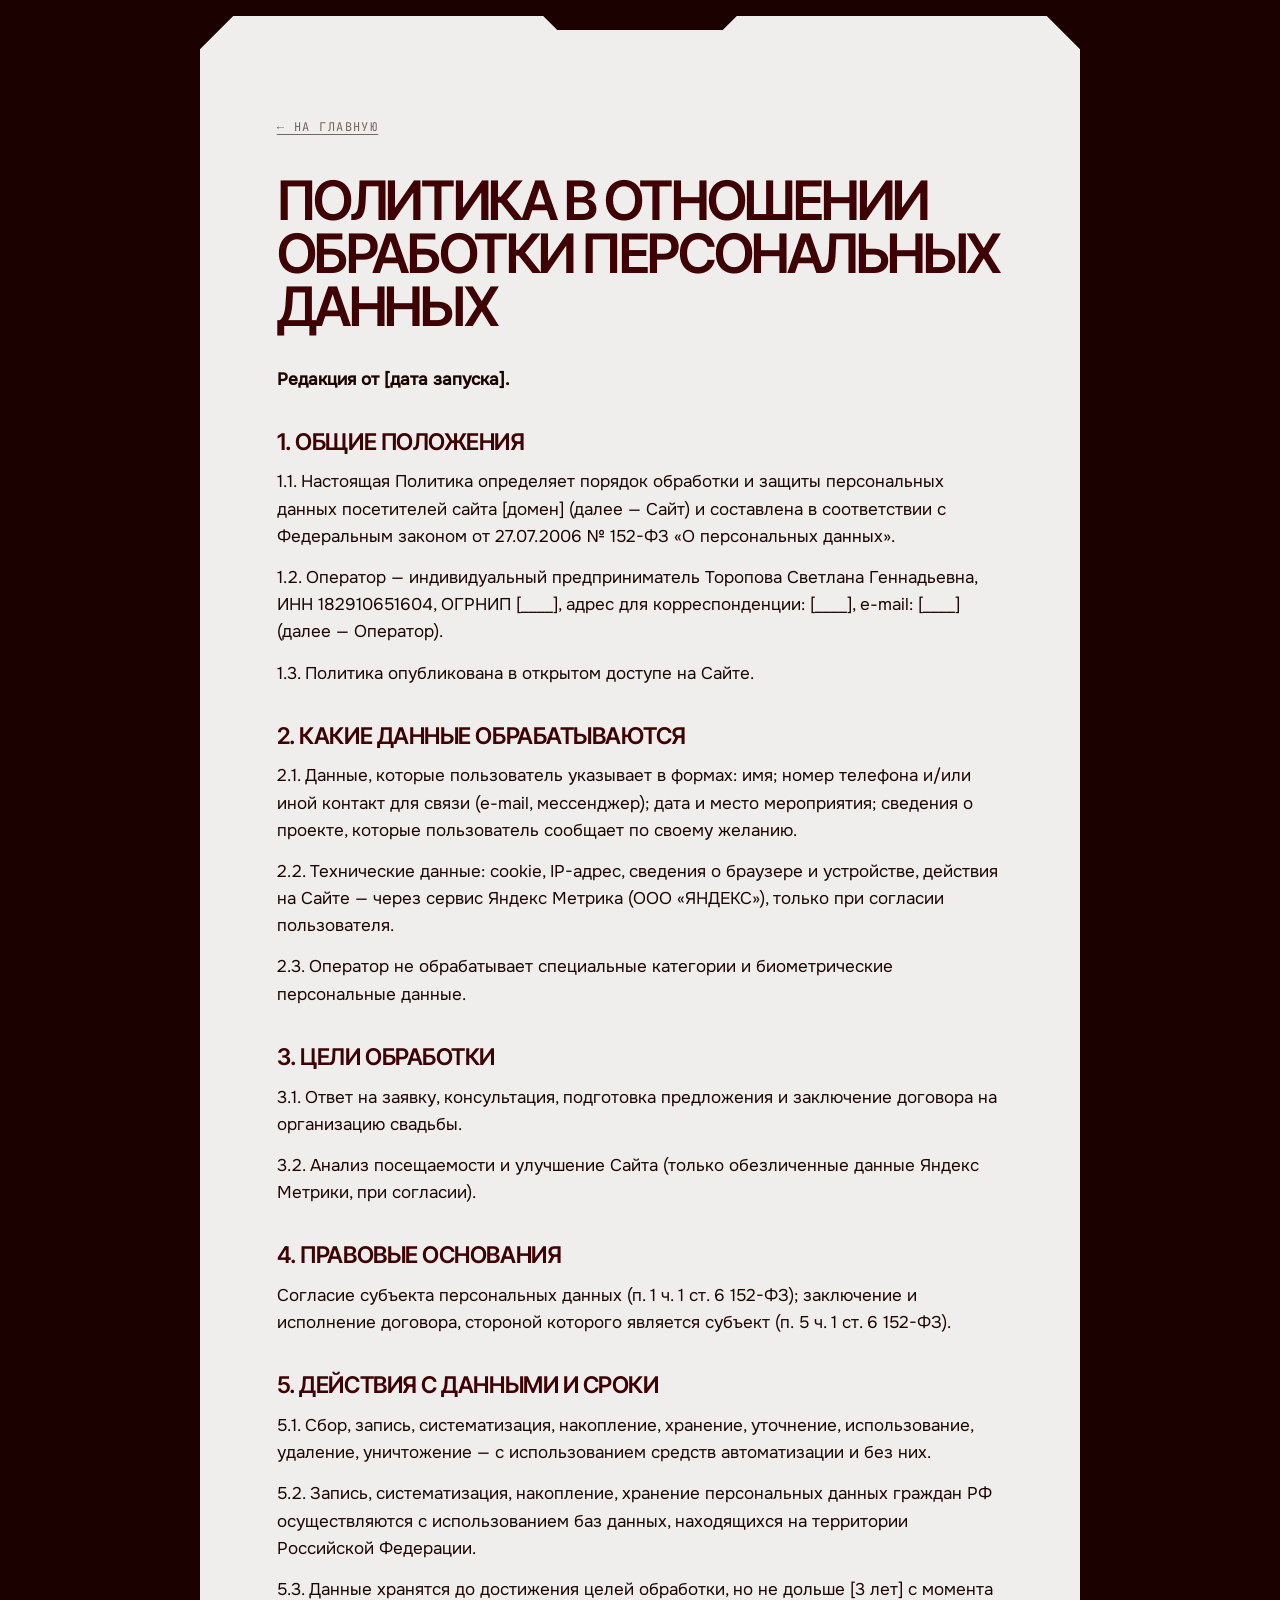
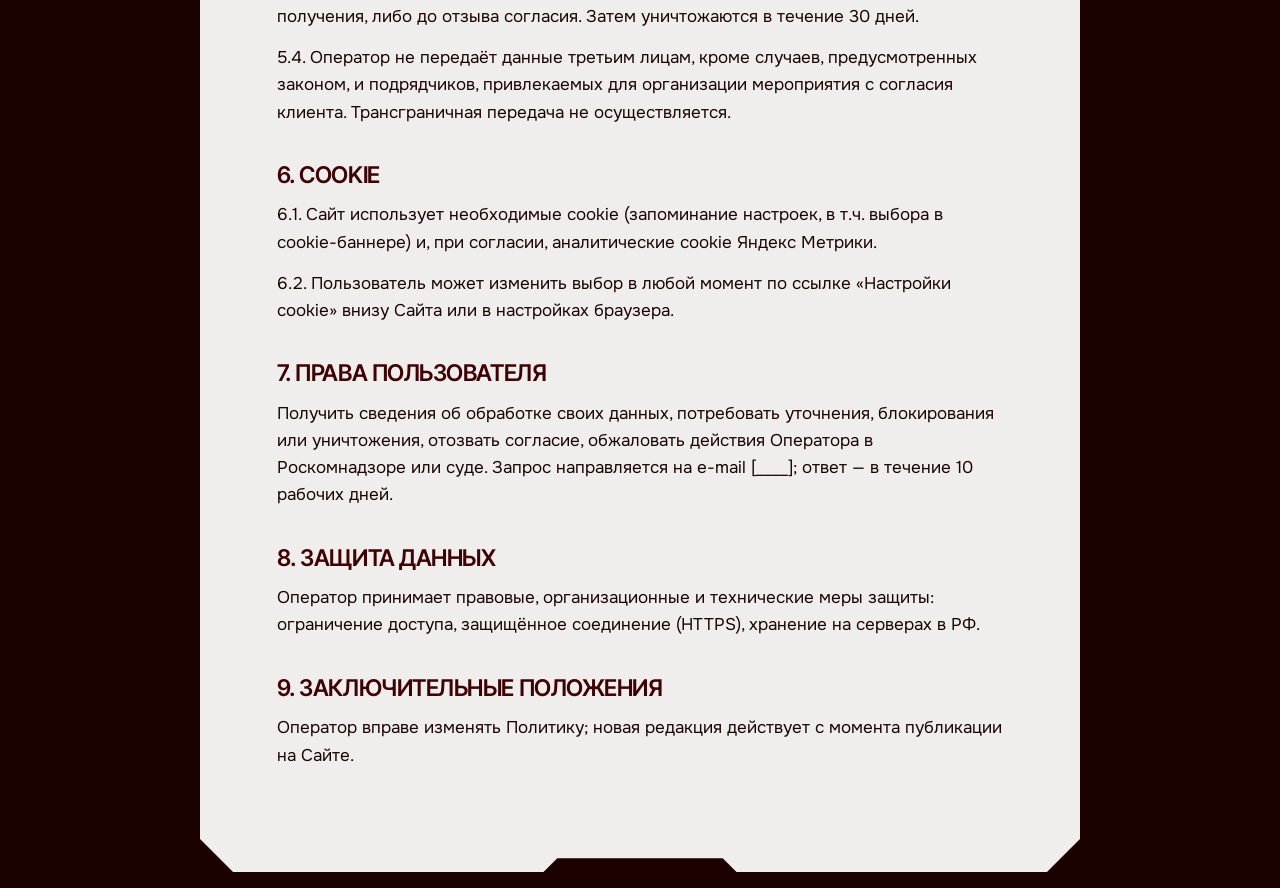
<file: politika.html>
<!doctype html>
<html lang="ru">
<head>
  <meta charset="UTF-8">
  <meta name="viewport" content="width=device-width, initial-scale=1">
  <title>Политика в отношении обработки персональных данных — В титрах</title>
  <link rel="icon" href="data:image/svg+xml,%3Csvg xmlns='http://www.w3.org/2000/svg' viewBox='0 0 32 32'%3E%3Crect width='32' height='32' rx='8' fill='%231B0100'/%3E%3Cg stroke='%23EB0F03' stroke-width='3.4' stroke-linecap='round'%3E%3Cpath d='M16 6v20M7.3 11l17.4 10M7.3 21l17.4-10'/%3E%3C/g%3E%3C/svg%3E">
  <link rel="stylesheet" href="css/fonts.css">
  <link rel="stylesheet" href="css/tokens.css">
  <link rel="stylesheet" href="css/base.css">
</head>
<body class="doc-page">
  <main class="doc panel-cut">
    <a class="doc__back" href="index.html">← На главную</a>
    <h1 class="doc__title">Политика в отношении обработки персональных данных</h1>
      <p><strong>Редакция от [дата запуска].</strong></p>
      <h2>1. Общие положения</h2>
      <p>1.1. Настоящая Политика определяет порядок обработки и защиты персональных данных посетителей сайта [домен] (далее — Сайт) и составлена в соответствии с Федеральным законом от 27.07.2006 № 152-ФЗ «О персональных данных».</p>
      <p>1.2. Оператор — индивидуальный предприниматель Торопова Светлана Геннадьевна, ИНН 182910651604, ОГРНИП [____], адрес для корреспонденции: [____], e-mail: [____] (далее — Оператор).</p>
      <p>1.3. Политика опубликована в открытом доступе на Сайте.</p>
      <h2>2. Какие данные обрабатываются</h2>
      <p>2.1. Данные, которые пользователь указывает в формах: имя; номер телефона и/или иной контакт для связи (e-mail, мессенджер); дата и место мероприятия; сведения о проекте, которые пользователь сообщает по своему желанию.</p>
      <p>2.2. Технические данные: cookie, IP-адрес, сведения о браузере и устройстве, действия на Сайте — через сервис Яндекс Метрика (ООО «ЯНДЕКС»), только при согласии пользователя.</p>
      <p>2.3. Оператор не обрабатывает специальные категории и биометрические персональные данные.</p>
      <h2>3. Цели обработки</h2>
      <p>3.1. Ответ на заявку, консультация, подготовка предложения и заключение договора на организацию свадьбы.</p>
      <p>3.2. Анализ посещаемости и улучшение Сайта (только обезличенные данные Яндекс Метрики, при согласии).</p>
      <h2>4. Правовые основания</h2>
      <p>Согласие субъекта персональных данных (п. 1 ч. 1 ст. 6 152-ФЗ); заключение и исполнение договора, стороной которого является субъект (п. 5 ч. 1 ст. 6 152-ФЗ).</p>
      <h2>5. Действия с данными и сроки</h2>
      <p>5.1. Сбор, запись, систематизация, накопление, хранение, уточнение, использование, удаление, уничтожение — с использованием средств автоматизации и без них.</p>
      <p>5.2. Запись, систематизация, накопление, хранение персональных данных граждан РФ осуществляются с использованием баз данных, находящихся на территории Российской Федерации.</p>
      <p>5.3. Данные хранятся до достижения целей обработки, но не дольше [3 лет] с момента получения, либо до отзыва согласия. Затем уничтожаются в течение 30 дней.</p>
      <p>5.4. Оператор не передаёт данные третьим лицам, кроме случаев, предусмотренных законом, и подрядчиков, привлекаемых для организации мероприятия с согласия клиента. Трансграничная передача не осуществляется.</p>
      <h2>6. Cookie</h2>
      <p>6.1. Сайт использует необходимые cookie (запоминание настроек, в т.ч. выбора в cookie-баннере) и, при согласии, аналитические cookie Яндекс Метрики.</p>
      <p>6.2. Пользователь может изменить выбор в любой момент по ссылке «Настройки cookie» внизу Сайта или в настройках браузера.</p>
      <h2>7. Права пользователя</h2>
      <p>Получить сведения об обработке своих данных, потребовать уточнения, блокирования или уничтожения, отозвать согласие, обжаловать действия Оператора в Роскомнадзоре или суде. Запрос направляется на e-mail [____]; ответ — в течение 10 рабочих дней.</p>
      <h2>8. Защита данных</h2>
      <p>Оператор принимает правовые, организационные и технические меры защиты: ограничение доступа, защищённое соединение (HTTPS), хранение на серверах в РФ.</p>
      <h2>9. Заключительные положения</h2>
      <p>Оператор вправе изменять Политику; новая редакция действует с момента публикации на Сайте.</p>
  </main>
  <script src="js/noselect.js"></script>
</body>
</html>
</file>
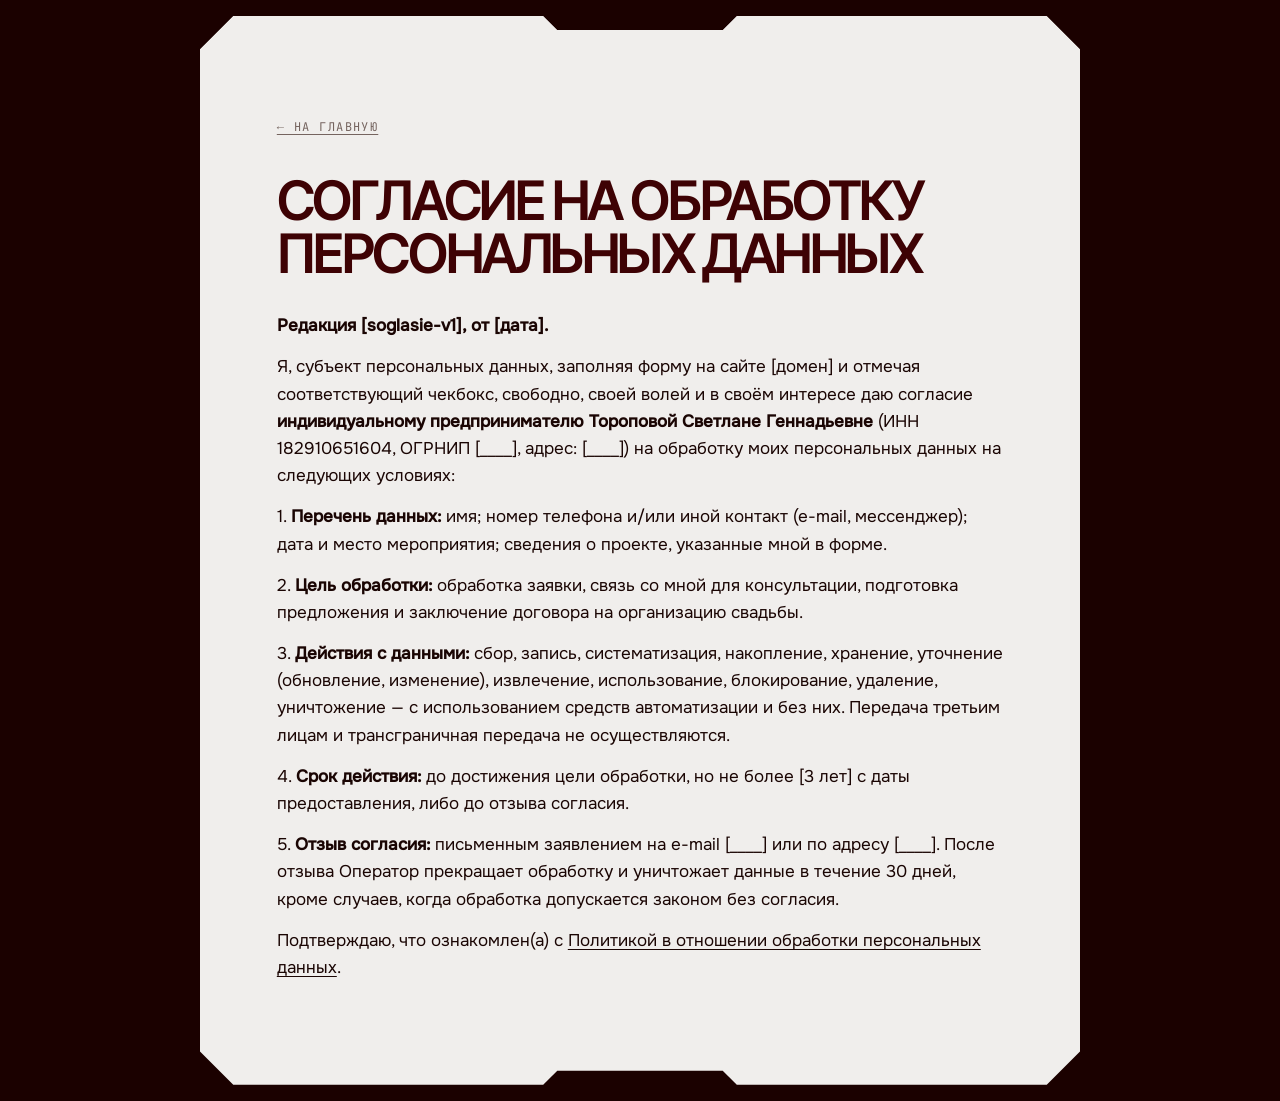
<file: soglasie.html>
<!doctype html>
<html lang="ru">
<head>
  <meta charset="UTF-8">
  <meta name="viewport" content="width=device-width, initial-scale=1">
  <title>Согласие на обработку персональных данных — В титрах</title>
  <link rel="icon" href="data:image/svg+xml,%3Csvg xmlns='http://www.w3.org/2000/svg' viewBox='0 0 32 32'%3E%3Crect width='32' height='32' rx='8' fill='%231B0100'/%3E%3Cg stroke='%23EB0F03' stroke-width='3.4' stroke-linecap='round'%3E%3Cpath d='M16 6v20M7.3 11l17.4 10M7.3 21l17.4-10'/%3E%3C/g%3E%3C/svg%3E">
  <link rel="stylesheet" href="css/fonts.css">
  <link rel="stylesheet" href="css/tokens.css">
  <link rel="stylesheet" href="css/base.css">
</head>
<body class="doc-page">
  <main class="doc panel-cut">
    <a class="doc__back" href="index.html">← На главную</a>
    <h1 class="doc__title">Согласие на обработку персональных данных</h1>
      <p><strong>Редакция [soglasie-v1], от [дата].</strong></p>
      <p>Я, субъект персональных данных, заполняя форму на сайте [домен] и отмечая соответствующий чекбокс, свободно, своей волей и в своём интересе даю согласие <strong>индивидуальному предпринимателю Тороповой Светлане Геннадьевне</strong> (ИНН 182910651604, ОГРНИП [____], адрес: [____]) на обработку моих персональных данных на следующих условиях:</p>
      <p>1. <strong>Перечень данных:</strong> имя; номер телефона и/или иной контакт (e-mail, мессенджер); дата и место мероприятия; сведения о проекте, указанные мной в форме.</p>
      <p>2. <strong>Цель обработки:</strong> обработка заявки, связь со мной для консультации, подготовка предложения и заключение договора на организацию свадьбы.</p>
      <p>3. <strong>Действия с данными:</strong> сбор, запись, систематизация, накопление, хранение, уточнение (обновление, изменение), извлечение, использование, блокирование, удаление, уничтожение — с использованием средств автоматизации и без них. Передача третьим лицам и трансграничная передача не осуществляются.</p>
      <p>4. <strong>Срок действия:</strong> до достижения цели обработки, но не более [3 лет] с даты предоставления, либо до отзыва согласия.</p>
      <p>5. <strong>Отзыв согласия:</strong> письменным заявлением на e-mail [____] или по адресу [____]. После отзыва Оператор прекращает обработку и уничтожает данные в течение 30 дней, кроме случаев, когда обработка допускается законом без согласия.</p>
      <p>Подтверждаю, что ознакомлен(а) с <a href="politika.html">Политикой в отношении обработки персональных данных</a>.</p>
  </main>
  <script src="js/noselect.js"></script>
</body>
</html>
</file>
<file: css/fonts.css>
/* Локальные шрифты. Google Fonts запрещён: docs/LEGAL.md §2.4 (передача IP посетителя в США).
   Inter Tight и Onest — вариативные, один файл покрывает диапазон начертаний. */

@font-face {
  font-family: "Inter Tight";
  font-style: normal;
  font-weight: 500 700;
  font-display: swap;
  src: url("../fonts/inter-tight-cyrillic.woff2") format("woff2");
  unicode-range: U+0301, U+0400-045F, U+0490-0491, U+04B0-04B1, U+2116;
}

@font-face {
  font-family: "Inter Tight";
  font-style: normal;
  font-weight: 500 700;
  font-display: swap;
  src: url("../fonts/inter-tight-latin.woff2") format("woff2");
  unicode-range: U+0000-00FF, U+0131, U+0152-0153, U+02BB-02BC, U+02C6, U+02DA, U+02DC, U+0304, U+0308, U+0329, U+2000-206F, U+20AC, U+2122, U+2191, U+2193, U+2212, U+2215, U+FEFF, U+FFFD;
}

@font-face {
  font-family: "Onest";
  font-style: normal;
  font-weight: 400 500;
  font-display: swap;
  src: url("../fonts/onest-cyrillic.woff2") format("woff2");
  unicode-range: U+0301, U+0400-045F, U+0490-0491, U+04B0-04B1, U+2116;
}

@font-face {
  font-family: "Onest";
  font-style: normal;
  font-weight: 400 500;
  font-display: swap;
  src: url("../fonts/onest-latin.woff2") format("woff2");
  unicode-range: U+0000-00FF, U+0131, U+0152-0153, U+02BB-02BC, U+02C6, U+02DA, U+02DC, U+0304, U+0308, U+0329, U+2000-206F, U+20AC, U+2122, U+2191, U+2193, U+2212, U+2215, U+FEFF, U+FFFD;
}

@font-face {
  font-family: "JetBrains Mono";
  font-style: normal;
  font-weight: 400;
  font-display: swap;
  src: url("../fonts/jetbrains-mono-cyrillic.woff2") format("woff2");
  unicode-range: U+0301, U+0400-045F, U+0490-0491, U+04B0-04B1, U+2116;
}

@font-face {
  font-family: "JetBrains Mono";
  font-style: normal;
  font-weight: 400;
  font-display: swap;
  src: url("../fonts/jetbrains-mono-latin.woff2") format("woff2");
  unicode-range: U+0000-00FF, U+0131, U+0152-0153, U+02BB-02BC, U+02C6, U+02DA, U+02DC, U+0304, U+0308, U+0329, U+2000-206F, U+20AC, U+2122, U+2191, U+2193, U+2212, U+2215, U+FEFF, U+FFFD;
}
</file>
<file: css/tokens.css>
/* Design tokens — см. DESIGN.md */
:root {
  /* Тёмный кинозал */
  --night: #1B0100;
  --night-deep: #0B0302;
  --wine: #360305;
  --wine-2: #4B120D;

  /* Экран */
  --screen: #F0EEEC;
  --screen-2: #F8F8F2;

  /* Текст */
  --ink: #1A0503;
  --maroon: #3E0204;
  --rose-mute: #A39491;
  /* Текстовый вариант rose-mute: на --screen даёт 4.85:1, сам --rose-mute — только 2.52:1 */
  --rose-ink: #75645F;
  --rose-soft: #C48F86;
  --paper: #F7F2EC;

  /* Акценты */
  --red: #EB0F03;
  --red-brand: #CA2615;
  --ember: #FB5D06;
  --ember-2: #F44613;

  /* Градиенты и линии */
  --glow-hero: radial-gradient(120% 90% at 70% 20%, #FB5D06 0%, #CA2615 28%, #5B000C 60%, #1B0100 100%);
  --glow-edge: radial-gradient(80% 60% at 50% 110%, rgba(202, 38, 21, .45), transparent 70%);
  --line-dark: rgba(247, 242, 236, .14);
  --line-light: rgba(62, 2, 4, .14);

  /* Шрифты */
  --font-display: 'Inter Tight', sans-serif;
  --font-body: 'Onest', sans-serif;
  --font-mono: 'JetBrains Mono', monospace;

  /* Шкала (fluid), DESIGN.md §3 */
  --fs-mega: clamp(3.5rem, 13vw, 12rem);
  --fs-h1: clamp(2.6rem, 7vw, 6.5rem);
  --fs-h2: clamp(2rem, 5vw, 4.25rem);
  --fs-h3: clamp(1.25rem, 2vw, 1.75rem);
  --fs-body: clamp(1rem, 1.1vw, 1.125rem);
  --fs-meta: 0.75rem;

  /* Сетка и ритм, DESIGN.md §4 */
  --container-max: 1440px;
  --gutter: clamp(16px, 4vw, 56px);
  --section-gap: clamp(96px, 14vh, 180px);
  /* Отступ светлых «экранов» от краёв окна и друг от друга (реф. 1) */
  --frame: 16px;

  /* Радиусы, DESIGN.md §4 */
  --radius-screen: 40px;
  --radius-card: 22px;
  --radius-photo: 18px;
  --radius-pill: 999px;

  /* Движение, DESIGN.md §6 */
  --ease-default: cubic-bezier(.2, .7, .1, 1);
  --dur-micro: 200ms;
  --dur-in: 900ms;
}
</file>
<file: css/base.css>
/* Базовые стили: reset, типографика, сетка, служебные классы */

*,
*::before,
*::after {
  box-sizing: border-box;
}

/* Любой display в классе перебивает атрибут hidden — возвращаем ему силу */
[hidden] {
  display: none !important;
}

html {
  -webkit-text-size-adjust: 100%;
}

body,
h1,
h2,
h3,
p,
figure,
ul {
  margin: 0;
  padding: 0;
}

ul {
  list-style: none;
}

img {
  max-width: 100%;
  display: block;
}

a {
  color: inherit;
  text-decoration: none;
}

button {
  font: inherit;
  color: inherit;
  background: none;
  border: 0;
  cursor: pointer;
}

body {
  background: var(--night);
  color: var(--paper);
  font-family: var(--font-body);
  font-size: var(--fs-body);
  line-height: 1.55;
  -webkit-font-smoothing: antialiased;
  overflow-x: hidden;

  /* Текст сайта нельзя выделить мышью, см. js/noselect.js */
  -webkit-user-select: none;
  user-select: none;
  -webkit-touch-callout: none;
}

/* Поля формы — исключение, иначе в них нельзя печатать и править */
input,
textarea,
select {
  -webkit-user-select: text;
  user-select: text;
}

h1,
h2,
h3 {
  font-family: var(--font-display);
  font-weight: 600;
  text-transform: uppercase;
  letter-spacing: -0.045em;
  line-height: .92;
}

h1 { font-size: var(--fs-h1); }
h2 { font-size: var(--fs-h2); }
h3 { font-size: var(--fs-h3); }

.container {
  max-width: var(--container-max);
  margin-inline: auto;
  padding-inline: var(--gutter);
}

/* Несвёрстанные секции держим низкими, чтобы не было экранов пустоты */
.section {
  padding-block: 80px;
}

/* Светлый скруглённый «экран» поверх тёмного фона, DESIGN.md §2 */
.section--screen {
  background: var(--screen);
  color: var(--ink);
  border-radius: var(--radius-screen);
  margin-inline: var(--frame);
  margin-bottom: var(--frame);
}

/* Панель со срезанными углами и вырезами сверху/снизу (реф. 3), DESIGN.md §7 */
.panel-cut {
  --cut: clamp(28px, 2.6vw, 40px);
  --notch-w: clamp(120px, 22%, 320px);
  --notch-d: clamp(10px, 1.1vw, 16px);
  border-radius: 0;
  clip-path: polygon(
    var(--cut) 0,
    calc(50% - var(--notch-w) / 2) 0,
    calc(50% - var(--notch-w) / 2 + var(--notch-d)) var(--notch-d),
    calc(50% + var(--notch-w) / 2 - var(--notch-d)) var(--notch-d),
    calc(50% + var(--notch-w) / 2) 0,
    calc(100% - var(--cut)) 0,
    100% var(--cut),
    100% calc(100% - var(--cut)),
    calc(100% - var(--cut)) 100%,
    calc(50% + var(--notch-w) / 2) 100%,
    calc(50% + var(--notch-w) / 2 - var(--notch-d)) calc(100% - var(--notch-d)),
    calc(50% - var(--notch-w) / 2 + var(--notch-d)) calc(100% - var(--notch-d)),
    calc(50% - var(--notch-w) / 2) 100%,
    var(--cut) 100%,
    0 calc(100% - var(--cut)),
    0 var(--cut)
  );
}

/* Только срезанные углы, без вырезов — где по центру сверху/снизу лежит важное (hero) */
.panel-cut--plain {
  clip-path: polygon(
    var(--cut) 0,
    calc(100% - var(--cut)) 0,
    100% var(--cut),
    100% calc(100% - var(--cut)),
    calc(100% - var(--cut)) 100%,
    var(--cut) 100%,
    0 calc(100% - var(--cut)),
    0 var(--cut)
  );
}

.eyebrow {
  display: block;
  font-family: var(--font-mono);
  text-transform: uppercase;
  letter-spacing: .12em;
  font-size: var(--fs-meta);
}

.section__title {
  margin-bottom: 1rem;
}

.section__lead,
.section__text {
  max-width: 62ch;
}

/* Liquid glass, рецепт DESIGN.md §5 — только поверх фото/градиента */
.glass {
  background: linear-gradient(135deg, rgba(255, 255, 255, .18), rgba(255, 255, 255, .05));
  backdrop-filter: blur(18px) saturate(170%);
  -webkit-backdrop-filter: blur(18px) saturate(170%);
  border: 1px solid rgba(255, 255, 255, .28);
  box-shadow:
    inset 0 1px 0 rgba(255, 255, 255, .45),
    inset 0 -1px 0 rgba(255, 255, 255, .08),
    0 12px 32px -12px rgba(11, 3, 2, .55);
  border-radius: var(--radius-card);
}

/* Кнопка-пилюля, DESIGN.md §7 */
/* Размер/насыщенность держат текст в категории WCAG «large text» (≥18.66px bold),
   где пара --paper на --red проходит порог 3:1 */
.button {
  display: inline-flex;
  align-items: center;
  gap: .5em;
  padding: .9em 1.6em;
  border-radius: var(--radius-pill);
  background: var(--red);
  color: var(--paper);
  font-family: var(--font-display);
  font-size: 1.25rem;
  font-weight: 700;
  text-transform: uppercase;
  letter-spacing: -0.02em;
}

/* Главная кнопка «Написать нам»: фон темнеет, стрелка сдвигается по диагонали.
   Фон --red-brand (4.97:1), затемнение #B71F11 (5.86:1) */
.cta {
  position: relative;
  display: inline-flex;
  align-items: center;
  gap: 10px;
  border-radius: var(--radius-pill);
  background: var(--red-brand);
  color: var(--paper);
  font-family: var(--font-display);
  font-weight: 500;
  white-space: nowrap;
  transition: background-color 200ms var(--ease-default), transform 200ms var(--ease-default);
}

/* Зона нажатия не меньше 44px при визуальной высоте 40px */
.cta::after {
  content: "";
  position: absolute;
  inset: -2px 0;
}

.cta:hover,
.cta:focus-visible {
  background: #B71F11;
  transform: translateY(-1px);
}

.cta:active {
  transform: scale(.97);
}

.cta__arrow {
  position: relative;
  flex-shrink: 0;
  width: 12px;
  height: 12px;
  overflow: hidden;
}

.cta__arrow svg {
  position: absolute;
  inset: 0;
  width: 100%;
  height: 100%;
  fill: none;
  stroke: currentColor;
  stroke-width: 1.6;
  stroke-linecap: round;
  stroke-linejoin: round;
  transition: transform 200ms var(--ease-default);
}

/* Второй svg дублировал первый и создавал нахлёст — прячем его */
.cta__arrow svg:last-child {
  display: none;
}

.cta:hover .cta__arrow svg:first-child,
.cta:focus-visible .cta__arrow svg:first-child {
  transform: translate(2px, -2px);
}

.cta--sm {
  height: 40px;
  padding: 0 18px;
  font-size: 14px;
}

.cta--lg {
  height: 60px;
  padding: 0 30px;
  font-size: 18px;
}

.cta--lg .cta__arrow {
  width: 14px;
  height: 14px;
}

.button--ghost {
  background: transparent;
  border: 1px solid currentColor;
}

/* Видимое кольцо фокуса для клавиатуры (ГОСТ Р 52872, docs/LEGAL.md §2.9) */
:focus-visible {
  outline: 2px solid var(--red);
  outline-offset: 3px;
  border-radius: 4px;
}

.visually-hidden {
  position: absolute;
  width: 1px;
  height: 1px;
  overflow: hidden;
  clip: rect(0 0 0 0);
  clip-path: inset(50%);
  white-space: nowrap;
}

.skip-link {
  position: fixed;
  top: 12px;
  left: 12px;
  z-index: 200;
  padding: 12px 18px;
  border-radius: var(--radius-pill);
  background: var(--paper);
  color: var(--ink);
  font-weight: 500;
  transform: translateY(-200%);
}

.skip-link:focus-visible {
  transform: none;
}

body.is-locked {
  overflow: hidden;
}

/* Плёночное зерно на весь сайт (DESIGN.md §7). Лежит поверх контента, а не под ним:
   под непрозрачными панелями и фото его было бы не видно. overlay при 5% почти не
   трогает текст: светлый остаётся как был, тёмный темнеет на доли процента.
   Ниже шапки (95), меню (94), таймкода (90) и галереи (200) */
.grain {
  position: fixed;
  inset: 0;
  z-index: 85;
  pointer-events: none;
  background: url("../assets/sections/06-form/02-noise.gif") center / 260px;
  opacity: .05;
  mix-blend-mode: overlay;
}

/* Страницы документов: politika.html, soglasie.html (docs/LEGAL.md §2.1) */
.doc-page {
  padding: var(--frame);
}

.doc {
  max-width: 880px;
  margin: 0 auto;
  padding: clamp(40px, 7vw, 96px) clamp(24px, 6vw, 88px);
  background: var(--screen);
  color: var(--ink);
}

.doc__back {
  display: inline-flex;
  align-items: center;
  min-height: 44px;
  font-family: var(--font-mono);
  font-size: 12px;
  text-transform: uppercase;
  letter-spacing: .12em;
  color: var(--rose-ink);
}

.doc__title {
  margin: 24px 0 32px;
  font-size: clamp(1.9rem, 4.4vw, 3.4rem);
  line-height: .98;
  color: var(--maroon);
}

.doc h2 {
  margin: 36px 0 12px;
  font-size: clamp(1.15rem, 1.8vw, 1.45rem);
  line-height: 1.2;
  letter-spacing: -0.02em;
  color: var(--maroon);
}

.doc p {
  max-width: 70ch;
  margin: 0 0 14px;
  font-size: 1.0625rem;
  line-height: 1.6;
}

.doc a {
  text-decoration: underline;
  text-underline-offset: 3px;
}

@media (prefers-reduced-motion: reduce) {
  /* Зерно — анимированный GIF: при просьбе о меньшем движении не показываем */
  .grain { display: none; }

  *,
  *::before,
  *::after {
    animation-duration: .001ms !important;
    animation-iteration-count: 1 !important;
    transition-duration: .001ms !important;
    scroll-behavior: auto !important;
  }
}
</file>
<file: css/sections.css>
/* ==========================================================================
   Блоки 00–04 и футер свёрстаны. Блоки 05–14 — низкий каркас, вёрстка на след. этапах.
   ========================================================================== */

/* --------------------------------------------------------------------------
   Линейка-таймкод (реф. 1)
   -------------------------------------------------------------------------- */
.timecode {
  position: fixed;
  top: 0;
  inset-inline: 0;
  z-index: 90;
  display: flex;
  align-items: center;
  gap: clamp(10px, 2vw, 20px);
  padding: 10px var(--frame) 0;
  pointer-events: none;
}

.timecode__ruler {
  position: relative;
  flex: 1;
  height: 12px;
  background-image: repeating-linear-gradient(to right, var(--line-dark) 0 1px, transparent 1px 100%);
  background-size: 14px 6px;
  background-repeat: repeat-x;
  background-position: 0 100%;
  border-bottom: 1px solid var(--line-dark);
}

.timecode__progress {
  position: absolute;
  left: 0;
  bottom: -1px;
  height: 1px;
  width: 0;
  background: var(--red);
}

/* Над светлыми «экранами» — тёмные цвета: светлые давали 2.4:1 */
.timecode--on-light .timecode__ruler {
  background-image: repeating-linear-gradient(to right, rgba(62, 2, 4, .45) 0 1px, transparent 1px 100%);
  border-bottom-color: rgba(62, 2, 4, .45);
}

.timecode--on-light .timecode__value {
  color: var(--rose-ink);
}

.timecode__value {
  margin-left: auto;
  font-family: var(--font-mono);
  font-size: 11px;
  letter-spacing: .12em;
  color: var(--rose-soft);
  font-variant-numeric: tabular-nums;
  transition: color var(--dur-micro) var(--ease-default);
}

/* --------------------------------------------------------------------------
   00. Навигация
   -------------------------------------------------------------------------- */
.nav {
  position: fixed;
  top: calc(26px + var(--frame));
  inset-inline: 0;
  z-index: 95;
  display: flex;
  justify-content: center;
  padding-inline: var(--frame);
  transition: transform 320ms var(--ease-default), opacity 220ms var(--ease-default);
}

.nav--hidden {
  transform: translateY(calc(-100% - 40px));
  opacity: 0;
}

/* Одно и то же тёмное стекло над фото и над светлыми «экранами» */
.nav__pill {
  display: flex;
  align-items: center;
  gap: clamp(12px, 2vw, 28px);
  padding: 8px 8px 8px 20px;
  border-radius: var(--radius-pill);
  background: rgba(27, 1, 0, .55);
  backdrop-filter: blur(18px) saturate(160%);
  -webkit-backdrop-filter: blur(18px) saturate(160%);
  border: 1px solid rgba(255, 255, 255, .18);
  color: var(--paper);
  max-width: 100%;
}

.nav__logo {
  display: flex;
  align-items: center;
  min-height: 44px;
  flex-shrink: 0;
}

.nav__logo img {
  height: 26px;
  width: auto;
}

.nav__menu ul {
  display: flex;
  gap: clamp(10px, 1.6vw, 22px);
}

.nav__menu a {
  font-family: var(--font-mono);
  font-size: 12px;
  font-weight: 500;
  text-transform: uppercase;
  letter-spacing: .12em;
  color: var(--paper);
  padding: 6px 2px;
  position: relative;
  white-space: nowrap;
}

.nav__menu a::after {
  content: "";
  position: absolute;
  left: 0;
  right: 0;
  bottom: 0;
  height: 1px;
  background: var(--red);
  transform: scaleX(0);
  transform-origin: left;
  transition: transform var(--dur-micro) var(--ease-default);
}

.nav__menu a:hover::after,
.nav__menu a:focus-visible::after {
  transform: scaleX(1);
}

.nav__side {
  display: flex;
  align-items: center;
  gap: 8px;
}

.nav__icon {
  display: grid;
  place-items: center;
  width: 44px;
  height: 44px;
  border-radius: 50%;
  border: 1px solid rgba(255, 255, 255, .18);
  color: var(--paper);
  transition: background var(--dur-micro) var(--ease-default), border-color var(--dur-micro) var(--ease-default);
}

.nav__icon svg {
  width: 17px;
  height: 17px;
  fill: none;
  stroke: currentColor;
  stroke-width: 1.5;
}

.nav__icon svg .is-filled {
  fill: currentColor;
  stroke: none;
}

.nav__icon:hover,
.nav__icon:focus-visible {
  background: rgba(255, 255, 255, .1);
  border-color: rgba(255, 255, 255, .35);
}

.nav__burger {
  display: none;
  width: 44px;
  height: 44px;
  border-radius: var(--radius-pill);
  place-items: center;
  align-content: center;
  gap: 5px;
}

.nav__burger span {
  display: block;
  width: 18px;
  height: 1.5px;
  background: var(--paper);
  transition: transform var(--dur-micro) var(--ease-default);
}

.nav__burger[aria-expanded="true"] span:first-child { transform: translateY(3.25px) rotate(45deg); }
.nav__burger[aria-expanded="true"] span:last-child { transform: translateY(-3.25px) rotate(-45deg); }

/* Мобильное меню — тёмный «занавес» */
.curtain {
  position: fixed;
  inset: 0;
  z-index: 94;
  background: var(--night-deep);
  background-image: var(--glow-edge);
  display: grid;
  align-items: center;
  padding: calc(96px + var(--frame)) var(--gutter) var(--gutter);
  overflow-y: auto;
}

.curtain[hidden] { display: none; }

.curtain__menu a {
  display: block;
  font-family: var(--font-display);
  font-weight: 600;
  font-size: clamp(2rem, 11vw, 3.5rem);
  text-transform: uppercase;
  letter-spacing: -0.04em;
  line-height: 1.08;
  color: var(--paper);
}

.curtain__menu a:hover,
.curtain__menu a:focus-visible { color: var(--rose-soft); }

.curtain__links {
  margin-top: 2.5rem;
  display: grid;
  font-family: var(--font-mono);
  font-size: var(--fs-meta);
  text-transform: uppercase;
  letter-spacing: .1em;
  color: var(--rose-soft);
}

.curtain__links a,
.curtain__social a {
  display: inline-flex;
  align-items: center;
  min-height: 44px;
}

.curtain__social {
  margin-top: 1rem;
  display: flex;
  gap: 1.5rem;
  font-family: var(--font-mono);
  font-size: var(--fs-meta);
  text-transform: uppercase;
  letter-spacing: .1em;
  color: var(--rose-soft);
}

/* --------------------------------------------------------------------------
   01. Hero — ровно 100svh вместе с полями
   -------------------------------------------------------------------------- */
.hero {
  height: 100svh;
  padding: var(--frame);
  padding-top: calc(26px + var(--frame));
}

/* Внешняя рамка держит срез углов, интро раскрывает внутреннюю сцену */
.hero__screen {
  position: relative;
  height: 100%;
  overflow: hidden;
  background: var(--night);
}

.hero__stage {
  position: absolute;
  inset: 0;
}

.hero__bg {
  position: absolute;
  inset: 0;
  width: 100%;
  height: 100%;
  object-fit: cover;
  object-position: center;
}

/* На узком экране от кадра остаётся центральная треть, а пара стоит левее
   середины — сдвигаем окно кадрирования к ней */
@media (max-width: 899px) {
  .hero__bg { object-position: 52% 50%; }

  /* В узкий кадр попадают светлые пятна (платье, блик люстры) ровно под
     логотипом и подписью — затемняем центр сильнее */
  .hero__veil {
    background:
      radial-gradient(76% 30% at 50% 56%, rgba(27, 1, 0, .66), transparent 78%),
      linear-gradient(180deg, rgba(27, 1, 0, .6) 0%, rgba(27, 1, 0, .1) 26%, rgba(27, 1, 0, .12) 58%, rgba(27, 1, 0, .6) 100%);
  }
}

/* Затемнение сверху и снизу — под логотип и карточки */
.hero__veil {
  position: absolute;
  inset: 0;
  background:
    radial-gradient(60% 42% at 50% 46%, rgba(27, 1, 0, .42), transparent 72%),
    linear-gradient(180deg, rgba(27, 1, 0, .6) 0%, rgba(27, 1, 0, .1) 26%, rgba(27, 1, 0, .12) 58%, rgba(27, 1, 0, .6) 100%);
}

.hero__center {
  margin: 0;
  line-height: normal;
  letter-spacing: normal;
  position: absolute;
  inset: 0;
  display: grid;
  place-content: center;
  justify-items: center;
  gap: 24px;
  padding-inline: var(--gutter);
  text-align: center;
}

/* Лозунг внутри h1 — для скринридеров и поиска; визуально его несёт лента */
.hero__slogan {
  position: absolute;
  width: 1px;
  height: 1px;
  overflow: hidden;
  clip-path: inset(50%);
  white-space: nowrap;
}

.hero__eyebrow {
  display: block;
  margin: 0;
  font-family: var(--font-mono);
  font-size: 13px;
  text-transform: uppercase;
  letter-spacing: .2em;
  color: var(--paper);
}

.hero__logo {
  display: block;
  width: clamp(280px, 38vw, 640px);
  max-width: 100%;
  height: auto;
}

.hero__cards {
  position: absolute;
  left: 32px;
  bottom: 32px;
  z-index: 2;
  display: flex;
  align-items: stretch;
  gap: 12px;
  max-width: calc(100% - 64px);
}

/* Тёмное стекло: белое поверх ярко-красного занавеса съедало бы белый текст */
.hero__card {
  display: flex;
  flex-direction: column;
  justify-content: center;
  gap: 6px;
  width: fit-content;
  padding: 18px 22px;
  border-radius: var(--radius-card);
  background: rgba(27, 1, 0, .5);
  backdrop-filter: blur(16px) saturate(160%);
  -webkit-backdrop-filter: blur(16px) saturate(160%);
  border: 1px solid rgba(255, 255, 255, .2);
}

.hero__card-label {
  font-family: var(--font-mono);
  font-size: 11px;
  text-transform: uppercase;
  letter-spacing: .14em;
  color: var(--rose-soft);
}

.hero__card p {
  margin: 0;
  max-width: 24ch;
  font-size: 14px;
  line-height: 1.35;
  text-wrap: balance;
  color: var(--paper);
}

.hero__scroll {
  position: absolute;
  left: 50%;
  transform: translateX(-50%);
  bottom: 32px;
  z-index: 2;
  display: block;
  width: 12px;
  height: 56px;
}

.hero__scroll svg {
  width: 100%;
  height: 100%;
  fill: none;
  stroke: var(--paper);
  stroke-width: 1.25;
}

.hero__scroll line {
  stroke-dasharray: 16 34;
  animation: flow 2.6s linear infinite;
}

@keyframes flow {
  from { stroke-dashoffset: 50; }
  to { stroke-dashoffset: 0; }
}

/* --------------------------------------------------------------------------
   02–03. Лента-киноплёнка и фото-ряды — один модуль, общий фон, шаг 16px
   -------------------------------------------------------------------------- */
.reel {
  display: grid;
  gap: 16px;
  margin-block: 40px;
}

.marquee {
  overflow: hidden;
}

/* Плёнка: винная основа, перфорация сверху и снизу едет вместе с текстом */
.marquee__track {
  position: relative;
  display: flex;
  align-items: center;
  gap: 28px;
  width: max-content;
  padding: 24px 14px;
  background: var(--wine);
  white-space: nowrap;
  will-change: transform;
}

.marquee__track::before,
.marquee__track::after {
  content: "";
  position: absolute;
  left: 0;
  right: 0;
  height: 9px;
  background: repeating-linear-gradient(90deg, transparent 0 12px, var(--night) 12px 22px);
}

.marquee__track::before { top: 6px; }
.marquee__track::after { bottom: 6px; }

.marquee__item {
  font-family: var(--font-display);
  font-weight: 700;
  font-size: clamp(.95rem, 1.3vw, 1.05rem);
  text-transform: uppercase;
  letter-spacing: -0.01em;
  color: var(--paper);
}

.marquee__sep {
  display: inline-flex;
  align-items: center;
  gap: 12px;
}

.asterisk--sm {
  width: 16px;
  height: 16px;
}

.marquee__tc {
  font-family: var(--font-mono);
  font-size: 11px;
  letter-spacing: .12em;
  color: var(--rose-soft);
  font-variant-numeric: tabular-nums;
}

.strip {
  display: grid;
  gap: 16px;
  overflow: hidden;
  -webkit-mask-image: linear-gradient(90deg, transparent 0, #000 8%, #000 92%, transparent 100%);
  mask-image: linear-gradient(90deg, transparent 0, #000 8%, #000 92%, transparent 100%);
}

.strip__row {
  display: flex;
  gap: 16px;
  width: max-content;
  will-change: transform;
}

.strip__frame {
  flex-shrink: 0;
  width: clamp(150px, 18vw, 240px);
  aspect-ratio: 4 / 5;
  margin: 0;
  border-radius: 20px;
  overflow: hidden;
}

.strip__frame img {
  width: 100%;
  height: 100%;
  object-fit: cover;
}

/* --------------------------------------------------------------------------
   04. Свадебное агентство «В титрах» — панель со срезанными углами (реф. 3)
   -------------------------------------------------------------------------- */
.wordmark {
  padding-block: 120px;
}

/* Строка-подпись из трёх фраз через линии; --rose-ink на светлом — 4.85:1 */
.wordmark__eyebrow {
  display: flex;
  align-items: center;
  gap: clamp(12px, 2vw, 24px);
  margin: 0 0 clamp(28px, 4vw, 48px);
  font-family: var(--font-mono);
  font-size: 12px;
  text-transform: uppercase;
  letter-spacing: .16em;
  color: var(--rose-ink);
}

.wordmark__eyebrow span { white-space: nowrap; }

.wordmark__eyebrow i {
  flex: 1;
  height: 1px;
  background: rgba(62, 2, 4, .22);
}

/* Вордмарк во всю ширину, по бокам — вертикальные mono-подписи */
.wordmark__row {
  display: grid;
  grid-template-columns: auto 1fr auto;
  align-items: center;
  gap: clamp(12px, 1.6vw, 24px);
}

.wordmark__side {
  writing-mode: vertical-rl;
  transform: rotate(180deg);
  font-family: var(--font-mono);
  font-size: 11px;
  text-transform: uppercase;
  letter-spacing: .2em;
  white-space: nowrap;
  color: var(--rose-ink);
}

.wordmark__side--tc {
  transform: none;
  font-variant-numeric: tabular-nums;
}

.wordmark__big {
  margin: 0;
  text-align: center;
  font-size: clamp(2.2rem, 15.2vw, 14.6rem);
  line-height: .86;
  letter-spacing: -0.05em;
  white-space: nowrap;
  color: var(--maroon);
}

/* Под вордмарком: слева и справа от фото — короткие mono-колонки */
.wordmark__stagebox {
  display: grid;
  grid-template-columns: 1fr min(720px, 100%) 1fr;
  align-items: end;
  gap: clamp(16px, 2.4vw, 40px);
  margin-top: 48px;
}

.wordmark__meta {
  display: grid;
  gap: 8px;
  margin: 0;
  padding-bottom: 12px;
  border-bottom: 1px solid rgba(62, 2, 4, .22);
  font-family: var(--font-mono);
  text-transform: uppercase;
}

.wordmark__meta dt {
  font-size: 11px;
  letter-spacing: .18em;
  color: var(--rose-ink);
}

.wordmark__meta dd {
  margin: 0;
  font-size: 13px;
  letter-spacing: .1em;
  color: var(--maroon);
}

.wordmark__meta--right { text-align: right; }

.wordmark__stage { margin: 0; }

.wordmark__photo {
  display: block;
  width: 100%;
  height: auto;
  border-radius: var(--radius-photo);
  transform: rotate(-2deg);
  box-shadow: 0 30px 50px -28px rgba(26, 5, 3, .55);
}

.wordmark__lead {
  margin: 40px auto 0;
  max-width: 34ch;
  text-align: center;
  font-size: clamp(1.25rem, 1.8vw, 1.5rem);
  line-height: 1.35;
  text-wrap: balance;
  color: var(--ink);
}

/* --------------------------------------------------------------------------
   Красная ✱ — фирменный знак (DESIGN.md §3)
   -------------------------------------------------------------------------- */
.asterisk {
  fill: none;
  stroke: var(--red);
  stroke-width: 3.4;
  stroke-linecap: round;
  animation: asterisk-spin 20s linear infinite;
}

@keyframes asterisk-spin {
  to { transform: rotate(360deg); }
}

/* --------------------------------------------------------------------------
   05. О нас — «Особый фильм»: лесенка во всю ширину, капсула-фото в строке
   -------------------------------------------------------------------------- */
.film {
  padding-block: clamp(80px, 11vw, 140px);
}

.film__head {
  position: relative;
  padding-left: clamp(44px, 6vw, 88px);
}

.film__head .asterisk {
  position: absolute;
  left: 0;
  top: .1em;
  width: clamp(30px, 4vw, 56px);
  height: clamp(30px, 4vw, 56px);
}

.film__title {
  margin: 0;
  font-size: clamp(1.9rem, 6.6vw, 6rem);
  line-height: .95;
  letter-spacing: -0.045em;
  color: var(--maroon);
}

.film__line { display: block; }

/* Вторая строка двухцветного заголовка; --rose-ink вместо --rose-mute ради контраста (4.85:1) */
.film__line--mute {
  color: var(--rose-ink);
  padding-left: 1.4em;
}

.film__line--shift { padding-left: 2.8em; }

/* Капсула 4:5 прямо в строке — лица крупно */
.film__pill {
  display: inline-block;
  width: .72em;
  height: .9em;
  margin-inline: .06em;
  border-radius: var(--radius-pill);
  overflow: hidden;
  vertical-align: -.04em;
}

.film__pill img {
  width: 100%;
  height: 100%;
  object-fit: cover;
  object-position: 52% 40%;
  transform: scale(2.1);
  transform-origin: 52% 40%;
}

.film__body {
  display: grid;
  gap: clamp(32px, 4vw, 64px);
  margin-top: clamp(48px, 7vw, 96px);
  align-items: end;
}

/* Второе фото в свободном поле — под наклоном, проявляется при скролле */
.film__photo {
  margin: 0;
  width: min(380px, 100%);
  aspect-ratio: 1;
  border-radius: var(--radius-photo);
  overflow: hidden;
  transform: rotate(-4deg);
  box-shadow: 0 30px 50px -30px rgba(26, 5, 3, .55);
}

.film__photo img {
  width: 100%;
  height: 100%;
  object-fit: cover;
}

.film__stat {
  display: grid;
  gap: 10px;
  margin: 0;
}

.film__stat-num {
  font-family: var(--font-display);
  font-weight: 600;
  font-size: clamp(4rem, 9vw, 8.5rem);
  line-height: .85;
  letter-spacing: -0.05em;
  color: var(--maroon);
}

.film__stat-label {
  max-width: 20ch;
  font-family: var(--font-mono);
  font-size: 12px;
  text-transform: uppercase;
  letter-spacing: .12em;
  line-height: 1.5;
  color: var(--rose-ink);
}

.film__text {
  display: grid;
  gap: 24px;
  width: min(380px, 100%);
}

.film__text p {
  margin: 0;
  font-size: clamp(1.05rem, 1.3vw, 1.2rem);
  line-height: 1.55;
  color: var(--ink);
}

/* --------------------------------------------------------------------------
   06. «Мы не ходим в кадре» — тёмная секция, веер фото, mono стат-строка
   -------------------------------------------------------------------------- */
.backstage {
  padding-block: clamp(96px, 12vw, 160px) clamp(40px, 5vw, 64px);
  /* Свечение в середине, к низу гаснет в --night: снизу нет обрыва о хронометраж */
  background: radial-gradient(70% 55% at 50% 55%, rgba(202, 38, 21, .22), transparent 72%), var(--night);
  color: var(--paper);
  overflow: hidden;
}

.backstage__title {
  margin: 0;
  font-size: clamp(2.4rem, 9vw, 9rem);
  line-height: .9;
  letter-spacing: -0.05em;
}

/* «О» в «ХОДИМ» перечёркнута красным, как на старом сайте */
.backstage__grid {
  display: grid;
  gap: clamp(48px, 6vw, 96px);
  margin-top: clamp(40px, 6vw, 80px);
  align-items: start;
}

.backstage__copy {
  display: grid;
  gap: clamp(32px, 4vw, 56px);
}

.backstage__text {
  margin: 0;
  max-width: 44ch;
  font-size: clamp(1.05rem, 1.3vw, 1.25rem);
  line-height: 1.6;
  color: var(--paper);
}

.backstage__quote {
  margin: 0;
  max-width: 22ch;
  font-family: var(--font-display);
  font-weight: 600;
  font-size: clamp(1.5rem, 2.8vw, 2.6rem);
  line-height: 1;
  letter-spacing: -0.04em;
  text-transform: uppercase;
  color: var(--rose-soft);
}

/* Веер: центральный кадр выше и поверх, крайние развёрнуты; от скролла раскрывается */
.fan {
  position: relative;
  height: clamp(250px, 27vw, 400px);
}

.fan__card {
  position: absolute;
  left: 50%;
  bottom: 0;
  width: clamp(150px, 17vw, 250px);
  aspect-ratio: 3 / 4;
  margin: 0 0 0 calc(clamp(150px, 17vw, 250px) / -2);
  border-radius: var(--radius-card);
  overflow: hidden;
  box-shadow: 0 30px 50px -24px rgba(0, 0, 0, .7);
}

.fan__card img {
  width: 100%;
  height: 100%;
  object-fit: cover;
}

.fan__card--left { transform: translateX(-72%) rotate(-9deg); }
.fan__card--right { transform: translateX(72%) rotate(9deg); }
.fan__card--center { transform: translateY(-14%); z-index: 2; }

/* Стат-строка под фото: mono, тонкие вертикальные разделители (реф. 3) */
.stats {
  display: grid;
  grid-template-columns: repeat(3, 1fr);
  margin-top: 40px;
  border-top: 1px solid var(--line-dark);
  border-bottom: 1px solid var(--line-dark);
  font-family: var(--font-mono);
  text-transform: uppercase;
}

.stats__item {
  display: grid;
  gap: 6px;
  padding: 18px clamp(12px, 1.6vw, 22px);
}

.stats__item + .stats__item {
  border-left: 1px solid var(--line-dark);
}

.stats__num {
  font-size: clamp(1.6rem, 2.4vw, 2.2rem);
  line-height: 1;
  color: var(--paper);
}

.stats__label {
  font-size: 11px;
  letter-spacing: .12em;
  line-height: 1.4;
  color: var(--rose-soft);
}

/* --------------------------------------------------------------------------
   Полоса-хронометраж: шкала плёнки, заполняется при скролле
   -------------------------------------------------------------------------- */
.chrono {
  height: 72px;
  margin-inline: var(--frame);
  padding: 18px clamp(4px, 2vw, 40px) 0;
}

.chrono__scale {
  position: relative;
  height: 12px;
  border-bottom: 1px solid var(--line-dark);
  background-image: repeating-linear-gradient(90deg, var(--line-dark) 0 1px, transparent 1px 100%);
  background-size: 12px 6px;
  background-repeat: repeat-x;
  background-position: 0 100%;
}

.chrono__fill {
  position: absolute;
  left: 0;
  right: 0;
  bottom: -1px;
  height: 2px;
  background: var(--red);
  transform: scaleX(0);
  transform-origin: left;
}

.chrono__marks {
  display: flex;
  justify-content: space-between;
  margin-top: 8px;
  font-family: var(--font-mono);
  font-size: 10px;
  letter-spacing: .1em;
  color: var(--rose-soft);
  font-variant-numeric: tabular-nums;
}

/* Крупная засечка над каждой меткой */
.chrono__marks span {
  position: relative;
}

.chrono__marks span::before {
  content: "";
  position: absolute;
  left: 50%;
  bottom: calc(100% + 8px);
  width: 1px;
  height: 14px;
  background: rgba(247, 242, 236, .4);
}

.chrono__marks span:first-child::before { left: 0; }
.chrono__marks span:last-child::before { left: auto; right: 0; }

/* --------------------------------------------------------------------------
   07. Форма-«билет»: корешок + поля-титры, перфорация между частями
   -------------------------------------------------------------------------- */
.request {
  padding-block: clamp(80px, 10vw, 130px);
}

.ticket {
  position: relative;
  display: grid;
  max-width: 1080px;
  margin-inline: auto;
  border-radius: var(--radius-card);
  background: var(--screen-2);
  box-shadow: 0 30px 60px -36px rgba(26, 5, 3, .45);
  overflow: hidden;
}

.ticket__stub {
  position: relative;
  display: grid;
  align-content: space-between;
  gap: 12px;
  padding: clamp(32px, 4vw, 56px);
  background: var(--wine);
  color: var(--paper);
  isolation: isolate;
}

/* ТВ-шум поверх корешка — едва заметная плёночная фактура */
.ticket__stub::before {
  content: "";
  position: absolute;
  inset: 0;
  z-index: -1;
  background: url("../assets/sections/06-form/02-noise.gif") center / 320px;
  opacity: .07;
  mix-blend-mode: screen;
}

/* Фото пары 4:5 со срезанными углами — тот же приём, что у панелей */
.ticket__photo {
  --c: 16px;
  margin: 0 0 20px;
  aspect-ratio: 4 / 5;
  overflow: hidden;
  clip-path: polygon(var(--c) 0, calc(100% - var(--c)) 0, 100% var(--c), 100% calc(100% - var(--c)), calc(100% - var(--c)) 100%, var(--c) 100%, 0 calc(100% - var(--c)), 0 var(--c));
}

.ticket__photo img {
  width: 100%;
  height: 100%;
  object-fit: cover;
  object-position: 50% 32%;
}

.ticket__title {
  margin: 0;
  font-size: clamp(2.2rem, 4.4vw, 4rem);
  line-height: .92;
  letter-spacing: -0.045em;
}

.ticket__lead {
  margin: 0;
  max-width: 24ch;
  font-size: 1.05rem;
  color: var(--rose-soft);
}

.ticket__form,
.ticket__done {
  position: relative;
  display: grid;
  align-content: center;
  gap: 22px;
  padding: clamp(28px, 4vw, 56px);
}

/* Перфорация по линии отрыва */
.ticket__form::before,
.ticket__done::before {
  content: "";
  position: absolute;
  background: radial-gradient(circle, var(--screen) 5px, transparent 5.5px) 0 0 / 22px 22px;
}

.ticket__field {
  display: grid;
  grid-template-columns: 156px 1fr;
  align-items: end;
  gap: 4px 16px;
  border-bottom: 1px solid rgba(62, 2, 4, .38);
}

.ticket__label {
  padding-bottom: 12px;
  font-family: var(--font-mono);
  font-size: 12px;
  text-transform: uppercase;
  letter-spacing: .12em;
  color: var(--rose-ink);
  white-space: nowrap;
}

.ticket__label::after {
  content: ":";
}

.ticket__input {
  width: 100%;
  min-height: 44px;
  padding: 10px 0;
  border: 0;
  background: transparent;
  font: inherit;
  font-size: 1.05rem;
  color: var(--ink);
}

.ticket__input::placeholder {
  color: var(--rose-ink);
  opacity: 1;
}

.ticket__input:focus-visible {
  outline: none;
}

.ticket__field:focus-within {
  border-bottom-color: var(--red);
  box-shadow: 0 1px 0 var(--red);
}

.ticket__input[aria-invalid="true"] {
  color: var(--red-brand);
}

.ticket__error {
  grid-column: 1 / -1;
  margin: 0 0 8px;
  font-size: 13px;
  color: var(--red-brand);
}

.consent {
  display: grid;
  grid-template-columns: 22px 1fr;
  gap: 12px;
  align-items: start;
  font-size: 14px;
  line-height: 1.45;
  color: var(--ink);
  cursor: pointer;
}

.consent__box {
  width: 22px;
  height: 22px;
  margin: 0;
  accent-color: var(--red-brand);
}

.consent a {
  text-decoration: underline;
  text-underline-offset: 3px;
  color: var(--maroon);
}

.consent__hint {
  margin: -10px 0 0 34px;
  font-size: 13px;
  color: var(--rose-ink);
}

.ticket__submit {
  justify-self: start;
}

.ticket__submit:disabled {
  background: rgba(62, 2, 4, .12);
  color: var(--rose-ink);
  cursor: not-allowed;
  transform: none;
}

.ticket__submit:disabled::before { transform: scaleY(0); }

.ticket__done {
  align-content: center;
  justify-items: start;
  min-height: 100%;
}

.ticket__done .asterisk {
  width: 64px;
  height: 64px;
}

.ticket__done-text {
  margin: 0;
  font-family: var(--font-display);
  font-weight: 600;
  font-size: clamp(2rem, 4vw, 3.4rem);
  line-height: .95;
  letter-spacing: -0.045em;
  text-transform: uppercase;
  color: var(--maroon);
}

/* --------------------------------------------------------------------------
   08. Портфолио — бенто из 10 пар
   -------------------------------------------------------------------------- */
.works {
  padding-block: clamp(80px, 10vw, 130px);
}

.works__title {
  margin: 0 0 clamp(32px, 4vw, 56px);
  font-size: clamp(2.6rem, 8vw, 7.5rem);
  line-height: .9;
  letter-spacing: -0.05em;
  color: var(--maroon);
}

/* Контактный лист: каждая карточка в пропорции своей обложки (--r = ширина/высота),
   поэтому запечённая рамка плёнки видна целиком. Ряды тянутся по ширине:
   рост и основа пропорциональны --r, значит высота в ряду одинаковая */
.works__grid {
  --row: clamp(150px, 24vw, 330px);
  display: flex;
  flex-wrap: wrap;
  /* Без этого высоту задаёт строка, а aspect-ratio пересчитывает от неё ширину */
  align-items: flex-start;
  gap: 16px;
}

/* Узкий экран: по одной карточке в ряд — портфолио главное доказательство, кадры крупно */
@media (max-width: 559px) {
  .works__grid { --row: 1000px; }
}

.works__item {
  flex: var(--r) 1 calc(var(--r) * var(--row));
  aspect-ratio: var(--r);
}

.work {
  position: relative;
  display: block;
  height: 100%;
  border-radius: var(--radius-card);
  overflow: hidden;
  background: var(--night);
  color: var(--paper);
  isolation: isolate;
}

.work__img {
  position: absolute;
  inset: 0;
  z-index: -2;
  width: 100%;
  height: 100%;
  object-fit: cover;
  transition: transform 900ms var(--ease-default);
}

/* Затемнение сверху под тег и снизу под имена — текст не лежит на голом фото */
.work::before {
  content: "";
  position: absolute;
  inset: 0;
  z-index: -1;
  background: linear-gradient(180deg, rgba(11, 3, 2, .5) 0%, transparent 26%, transparent 52%, rgba(11, 3, 2, .82) 100%);
}

.work__tag {
  position: absolute;
  top: 16px;
  left: 16px;
  padding: 6px 12px;
  border: 1px solid rgba(247, 242, 236, .5);
  border-radius: var(--radius-pill);
  font-family: var(--font-mono);
  font-size: 11px;
  letter-spacing: .12em;
}

.work__names {
  position: absolute;
  left: 20px;
  right: 20px;
  bottom: 18px;
  font-family: var(--font-display);
  font-weight: 600;
  font-size: clamp(1.25rem, 2vw, 2rem);
  line-height: .95;
  letter-spacing: -0.035em;
}

/* Стеклянная кнопка «Смотреть все фото» — появляется на ховере и фокусе */
.work__more {
  position: absolute;
  top: 50%;
  left: 50%;
  display: inline-flex;
  align-items: center;
  gap: 10px;
  padding: 12px 20px;
  border-radius: var(--radius-pill);
  background: linear-gradient(135deg, rgba(255, 255, 255, .18), rgba(255, 255, 255, .05)), rgba(27, 1, 0, .35);
  backdrop-filter: blur(18px) saturate(170%);
  -webkit-backdrop-filter: blur(18px) saturate(170%);
  border: 1px solid rgba(255, 255, 255, .28);
  box-shadow: inset 0 1px 0 rgba(255, 255, 255, .45);
  font-family: var(--font-display);
  font-weight: 500;
  font-size: 15px;
  white-space: nowrap;
  opacity: 0;
  transform: translate(-50%, -40%);
  transition: opacity 220ms var(--ease-default), transform 220ms var(--ease-default);
}

.work:hover .work__img,
.work:focus-visible .work__img {
  transform: scale(1.04);
}

.work:hover .work__more,
.work:focus-visible .work__more {
  opacity: 1;
  transform: translate(-50%, -50%);
}

.work:hover .cta__arrow svg:first-child { transform: translate(100%, -100%); }
.work:hover .cta__arrow svg:last-child { transform: translate(0, 0); }

/* Курсор-кружок «Смотреть» */
.view-cursor {
  position: fixed;
  top: 0;
  left: 0;
  z-index: 150;
  display: grid;
  place-items: center;
  width: 96px;
  height: 96px;
  margin: -48px 0 0 -48px;
  border-radius: 50%;
  background: var(--red-brand);
  color: var(--paper);
  font-family: var(--font-mono);
  font-size: 11px;
  text-transform: uppercase;
  letter-spacing: .12em;
  pointer-events: none;
  opacity: 0;
  scale: .4;
  transition: opacity 200ms var(--ease-default), scale 200ms var(--ease-default);
}

.view-cursor.is-on {
  opacity: 1;
  scale: 1;
}

@media (hover: hover) and (pointer: fine) {
  .work { cursor: none; }
}

/* --------------------------------------------------------------------------
   Лайтбокс галереи (DESIGN.md §7)
   -------------------------------------------------------------------------- */
.lightbox {
  position: fixed;
  inset: 0;
  z-index: 200;
  display: grid;
  /* minmax(0, …): иначе колонка растягивалась по ленте из 17 миниатюр, и фото уезжало за экран */
  grid-template-columns: minmax(0, 1fr);
  grid-template-rows: minmax(0, 1fr) auto auto;
  background: #000;
  color: var(--paper);
}

.lightbox[hidden] { display: none; }

/* flex, а не grid: в сетке строка растягивалась под натуральную высоту фото,
   max-height упирался сам в себя, и кадр вылезал за экран — у портретных срезало головы */
.lightbox__stage {
  display: flex;
  align-items: center;
  justify-content: center;
  min-height: 0;
  overflow: hidden;
  padding: 24px;
  touch-action: pan-y;
  user-select: none;
}

/* Кадр целиком, в своих пропорциях, по центру */
.lightbox__photo {
  width: auto;
  height: auto;
  max-width: 100%;
  max-height: 100%;
  object-fit: contain;
  border-radius: 6px;
}

.lightbox__bar {
  display: flex;
  flex-wrap: wrap;
  align-items: center;
  gap: 12px 24px;
  max-width: calc(100% - 24px);
  margin: 0 auto 12px;
  padding: 8px 8px 8px 22px;
  border-radius: var(--radius-pill);
  background: linear-gradient(135deg, rgba(255, 255, 255, .14), rgba(255, 255, 255, .04));
  backdrop-filter: blur(18px) saturate(160%);
  -webkit-backdrop-filter: blur(18px) saturate(160%);
  border: 1px solid rgba(255, 255, 255, .2);
}

.lightbox__title,
.lightbox__counter {
  margin: 0;
  font-family: var(--font-mono);
  font-size: 12px;
  letter-spacing: .12em;
}

.lightbox__counter {
  color: var(--rose-soft);
  font-variant-numeric: tabular-nums;
}

.lightbox__controls {
  display: flex;
  gap: 6px;
}

.lightbox__btn {
  display: grid;
  place-items: center;
  width: 44px;
  height: 44px;
  border-radius: 50%;
  border: 1px solid rgba(255, 255, 255, .22);
  transition: background var(--dur-micro) var(--ease-default);
}

.lightbox__btn:hover { background: rgba(255, 255, 255, .12); }

.lightbox__btn svg {
  width: 20px;
  height: 20px;
  fill: none;
  stroke: currentColor;
  stroke-width: 1.6;
  stroke-linecap: round;
  stroke-linejoin: round;
}

/* Лента миниатюр как киноплёнка: перфорация по краям — CSS */
.lightbox__film {
  padding: 14px 0;
  background:
    radial-gradient(circle, #1a1a1a 3px, transparent 3.5px) 0 4px / 16px 10px repeat-x,
    radial-gradient(circle, #1a1a1a 3px, transparent 3.5px) 0 calc(100% - 4px) / 16px 10px repeat-x,
    #0b0b0b;
}

.lightbox__thumbs {
  margin: 0;
  list-style: none;
  display: flex;
  gap: 6px;
  padding-inline: 16px;
  overflow-x: auto;
  scrollbar-width: none;
}

.lightbox__thumb {
  display: block;
  flex-shrink: 0;
  width: 64px;
  height: 64px;
  border-radius: 4px;
  overflow: hidden;
  opacity: .45;
  transition: opacity var(--dur-micro) var(--ease-default);
}

.lightbox__thumb img {
  width: 100%;
  height: 100%;
  object-fit: cover;
}

.lightbox__thumb:hover,
.lightbox__thumb[aria-current="true"] {
  opacity: 1;
}

.lightbox__thumb[aria-current="true"] {
  outline: 2px solid var(--red);
  outline-offset: -2px;
}

.ticket__form::before,
.ticket__done::before {
  left: 0;
  right: 0;
  top: -11px;
  height: 22px;
  background-repeat: repeat-x;
}

/* --------------------------------------------------------------------------
   09. Почему истории настоящие — липкое фото справа, пункты слева
   -------------------------------------------------------------------------- */
.why {
  padding-block: clamp(80px, 10vw, 130px);
}

.why__title {
  margin: 0 0 clamp(40px, 5vw, 72px);
  font-size: clamp(1.9rem, 5.6vw, 5rem);
  line-height: .95;
  letter-spacing: -0.045em;
  color: var(--maroon);
}

.why__title-line { display: block; }

.why__title-mute {
  color: var(--rose-ink);
  padding-left: 2.2em;
}

.why__inner {
  display: grid;
  gap: clamp(32px, 4vw, 64px);
}

.why__list {
  display: grid;
  gap: clamp(28px, 4vw, 56px);
  margin: 0;
  padding: 0;
  list-style: none;
}

.why__item {
  display: grid;
  gap: 10px;
  padding-bottom: clamp(28px, 4vw, 56px);
  border-bottom: 1px solid rgba(62, 2, 4, .18);
}

.why__item:last-child {
  padding-bottom: 0;
  border-bottom: 0;
}

.why__num {
  font-family: var(--font-mono);
  font-size: 12px;
  letter-spacing: .18em;
  color: var(--red-brand);
}

.why__name {
  margin: 0;
  font-size: clamp(1.25rem, 2.2vw, 2rem);
  line-height: 1;
  letter-spacing: -0.03em;
  color: var(--maroon);
}

.why__text {
  margin: 0;
  max-width: 44ch;
  font-size: clamp(1rem, 1.15vw, 1.125rem);
  line-height: 1.55;
  color: var(--ink);
}

.why__inline {
  margin: 10px 0 0;
  aspect-ratio: 4 / 3;
  border-radius: var(--radius-photo);
  overflow: hidden;
}

.why__inline img,
.why__photo img {
  width: 100%;
  height: 100%;
  object-fit: cover;
}

.why__media { display: none; }

/* --------------------------------------------------------------------------
   10. Отзывы — две колонки едут навстречу (реф. 2)
   -------------------------------------------------------------------------- */
.reviews {
  padding-block: clamp(80px, 10vw, 140px);
  background: radial-gradient(60% 50% at 78% 38%, rgba(202, 38, 21, .18), transparent 70%), var(--night);
  color: var(--paper);
  overflow: hidden;
}

.reviews__inner {
  display: grid;
  gap: clamp(32px, 4vw, 64px);
}

.reviews__kicker {
  margin: 0 0 12px;
  font-family: var(--font-mono);
  font-size: 12px;
  text-transform: uppercase;
  letter-spacing: .18em;
  color: var(--rose-soft);
}

.reviews__title {
  margin: 0;
  font-size: clamp(2.4rem, 7vw, 6.5rem);
  line-height: .9;
  letter-spacing: -0.05em;
}

.reviews__cols {
  display: grid;
  gap: 16px;
}

/* Карточка-«кадр»: те же срезанные углы, что у больших панелей, но мельче */
.review {
  --cut: 16px;
  padding: clamp(20px, 2vw, 28px);
  background: var(--wine);
  clip-path: polygon(
    var(--cut) 0,
    calc(100% - var(--cut)) 0,
    100% var(--cut),
    100% calc(100% - var(--cut)),
    calc(100% - var(--cut)) 100%,
    var(--cut) 100%,
    0 calc(100% - var(--cut)),
    0 var(--cut)
  );
}

.review__text {
  margin: 0 0 18px;
  font-size: .9375rem;
  line-height: 1.55;
  color: var(--paper);
}

.review__author {
  display: flex;
  align-items: center;
  gap: 12px;
  margin: 0;
  font-family: var(--font-mono);
  font-size: 11px;
  text-transform: uppercase;
  letter-spacing: .12em;
  color: var(--rose-soft);
}

/* Тёмный текст на ярком градиенте: --paper дал бы 4.1:1 при кегле 12px.
   Градиент начинается с --ember-2, а не с --red: на --red было 4.38:1 —
   чуть ниже нормы 4.5:1, теперь 5.45–6.35:1 */
.review__ini {
  display: grid;
  place-items: center;
  flex-shrink: 0;
  width: 36px;
  height: 36px;
  border-radius: 50%;
  background: linear-gradient(140deg, var(--ember-2), var(--ember));
  color: var(--night);
  font-size: 12px;
  letter-spacing: 0;
}

/* --------------------------------------------------------------------------
   11. Этапы работы — раскадровка: горизонтальный ход в закреплённой секции
   -------------------------------------------------------------------------- */
.stages {
  padding-block: clamp(72px, 9vw, 120px);
  overflow: hidden;
}

.stages__head {
  display: flex;
  align-items: end;
  justify-content: space-between;
  gap: clamp(16px, 3vw, 40px);
  margin-bottom: clamp(28px, 3vw, 48px);
}

.stages__title {
  margin: 0;
  font-size: clamp(2.2rem, 6vw, 5.5rem);
  line-height: .92;
  letter-spacing: -0.05em;
  color: var(--maroon);
}

/* Полоса прогресса — шкала плёнки */
.stages__progress {
  position: relative;
  flex: 1;
  max-width: 420px;
  height: 10px;
  margin-bottom: .6em;
  background-image: repeating-linear-gradient(90deg, rgba(62, 2, 4, .3) 0 1px, transparent 1px 100%);
  background-size: 14px 6px;
  background-repeat: repeat-x;
  background-position: 0 100%;
  border-bottom: 1px solid rgba(62, 2, 4, .28);
}

.stages__progress-fill {
  position: absolute;
  left: 0;
  bottom: -1px;
  width: 100%;
  height: 2px;
  background: var(--red);
  transform: scaleX(0);
  transform-origin: left;
}

.stages__viewport { overflow: hidden; }

.stages__track {
  display: flex;
  gap: clamp(16px, 2vw, 28px);
  margin: 0;
  padding: 0 var(--gutter);
  list-style: none;
  width: max-content;
}

.scene {
  flex: 0 0 clamp(230px, 25vw, 340px);
  display: grid;
  gap: 12px;
  align-content: start;
}

.scene__tag {
  margin: 0;
  font-family: var(--font-mono);
  font-size: 11px;
  text-transform: uppercase;
  letter-spacing: .16em;
  color: var(--rose-ink);
}

.scene__photo {
  margin: 0;
  aspect-ratio: 1;
  border-radius: var(--radius-photo);
  overflow: hidden;
  filter: grayscale(1) contrast(1.04);
}

/* Последний кадр — цветной: фильм проявился */
.scene--final .scene__photo { filter: none; }

.scene__photo img {
  width: 100%;
  height: 100%;
  object-fit: cover;
}

.scene__name {
  margin: 0;
  font-size: clamp(1.15rem, 1.6vw, 1.55rem);
  line-height: 1;
  letter-spacing: -0.03em;
  color: var(--maroon);
}

.scene__text {
  margin: 0;
  font-size: .95rem;
  line-height: 1.5;
  color: var(--ink);
}

/* --------------------------------------------------------------------------
   12. Стоимость — две афиши
   -------------------------------------------------------------------------- */
.price {
  padding-block: clamp(80px, 10vw, 140px);
}

.price__title {
  margin: 0 0 clamp(32px, 4vw, 56px);
  font-size: clamp(2.4rem, 7vw, 6.5rem);
  line-height: .9;
  letter-spacing: -0.05em;
  color: var(--paper);
}

.price__cards {
  display: grid;
  gap: 16px;
}

.plan {
  position: relative;
  display: flex;
  min-height: clamp(360px, 40vw, 540px);
  overflow: hidden;
  isolation: isolate;
}

.plan__bg {
  position: absolute;
  inset: 0;
  z-index: -2;
  width: 100%;
  height: 100%;
  object-fit: cover;
}

.plan--full {
  background: var(--night);
  color: var(--paper);
}

.plan--full::before,
.plan--full::after {
  content: "";
  position: absolute;
  inset: 0;
  z-index: -1;
}

.plan--full::before {
  background: var(--glow-hero);
  opacity: .6;
}

/* Затемнение снизу: на узком экране карточка ниже, и подпись попадала
   на светлую часть занавеса — тянем шторку выше */
.plan--full::after {
  background: linear-gradient(180deg, rgba(11, 3, 2, .15) 0%, rgba(11, 3, 2, .74) 46%, rgba(11, 3, 2, .93) 100%);
}

/* Светлая карточка собрана как афиша: кадр сверху, под ним — что делаем
   в этот день, и цена. Так она весит столько же, сколько тёмная */
.plan--day {
  display: grid;
  /* Высота кадра задана явно: с 1fr строка растягивалась под натуральную
     высоту фото, и обе карточки вырастали до 755px */
  grid-template-rows: clamp(150px, 16vw, 220px) auto;
  background: var(--screen);
  color: var(--ink);
}

.plan__shot {
  position: relative;
  margin: 0;
  overflow: hidden;
}

.plan__shot img {
  display: block;
  width: 100%;
  height: 100%;
  object-fit: cover;
}

/* Мягкий переход от фото к светлой части карточки */
.plan__shot::after {
  content: "";
  position: absolute;
  inset: auto 0 0 0;
  height: 45%;
  background: linear-gradient(180deg, rgba(240, 238, 236, 0), var(--screen));
}

.plan--day .plan__body {
  align-content: end;
  gap: 12px;
  padding-top: 0;
}

.plan__list {
  display: grid;
  gap: 9px;
  margin: 2px 0 0;
  padding: 0;
  list-style: none;
  font-family: var(--font-mono);
  font-size: 11px;
  line-height: 1.2;
  letter-spacing: .1em;
  text-transform: uppercase;
  color: var(--maroon);
}

.plan__list li {
  display: flex;
  gap: 9px;
  align-items: baseline;
}

/* Звёздочка-метка ленты: --red-brand на --screen даёт 4.78:1 */
.plan__list li::before {
  content: "✱";
  flex-shrink: 0;
  font-size: 10px;
  color: var(--red-brand);
}

.plan--day .plan__price {
  margin-top: 10px;
  padding-top: 16px;
  border-top: 1px solid var(--line-light);
}

.plan__body {
  display: grid;
  align-content: end;
  gap: 14px;
  width: 100%;
  padding: clamp(24px, 3vw, 44px);
}

.plan__name {
  margin: 0;
  font-size: clamp(1.5rem, 3vw, 2.6rem);
  line-height: .95;
  letter-spacing: -0.04em;
}

.plan__desc {
  margin: 0;
  max-width: 34ch;
  font-size: 1rem;
  line-height: 1.5;
}

.plan--full .plan__desc { color: var(--rose-soft); }
.plan--day .plan__desc { color: var(--rose-ink); }

.plan__price {
  margin: 6px 0;
  font-family: var(--font-display);
  font-weight: 600;
  font-size: clamp(2.4rem, 5.6vw, 4.6rem);
  line-height: .9;
  letter-spacing: -0.05em;
}

.plan--day .plan__price { color: var(--maroon); }

/* Цена на тёмной афише — в стеклянной плашке поверх фото (DESIGN.md §5) */
.plan__price--glass {
  justify-self: start;
  padding: 10px 22px;
  border-radius: var(--radius-pill);
  background: linear-gradient(135deg, rgba(255, 255, 255, .18), rgba(255, 255, 255, .05)), rgba(27, 1, 0, .38);
  backdrop-filter: blur(18px) saturate(170%);
  -webkit-backdrop-filter: blur(18px) saturate(170%);
  border: 1px solid rgba(255, 255, 255, .28);
}

/* --------------------------------------------------------------------------
   13. Вопросы — липкий заголовок слева, аккордеон справа
   -------------------------------------------------------------------------- */
.faq {
  padding-block: clamp(80px, 10vw, 130px);
}

.faq__inner {
  display: grid;
  gap: clamp(32px, 4vw, 72px);
}

.faq__title {
  margin: 0;
  font-size: clamp(2.4rem, 6vw, 5.5rem);
  line-height: .9;
  letter-spacing: -0.05em;
  color: var(--maroon);
}

.faq__lead {
  margin: 14px 0 28px;
  font-size: clamp(1.05rem, 1.4vw, 1.35rem);
  color: var(--rose-ink);
}

.faq__item { border-top: 1px solid rgba(62, 2, 4, .18); }
.faq__item:last-child { border-bottom: 1px solid rgba(62, 2, 4, .18); }

.faq__head { margin: 0; }

.faq__q {
  display: grid;
  grid-template-columns: auto 1fr auto;
  align-items: center;
  gap: clamp(12px, 2vw, 28px);
  width: 100%;
  padding: clamp(18px, 2vw, 26px) 0;
  text-align: left;
  color: var(--maroon);
}

.faq__num {
  font-family: var(--font-mono);
  font-size: 12px;
  letter-spacing: .16em;
  color: var(--rose-ink);
}

.faq__label {
  font-family: var(--font-display);
  font-weight: 600;
  font-size: clamp(1.05rem, 1.7vw, 1.55rem);
  line-height: 1.15;
  letter-spacing: -0.02em;
}

/* «+» поворачивается в «×» */
.faq__sign {
  position: relative;
  width: 20px;
  height: 20px;
}

.faq__sign::before,
.faq__sign::after {
  content: "";
  position: absolute;
  left: 0;
  right: 0;
  top: 50%;
  height: 1.5px;
  background: var(--maroon);
  transition: transform 320ms var(--ease-default);
}

.faq__sign::after { transform: rotate(90deg); }

.faq__q[aria-expanded="true"] .faq__sign::before { transform: rotate(45deg); }
.faq__q[aria-expanded="true"] .faq__sign::after { transform: rotate(135deg); }

/* Высоту ответа ведёт GSAP (0 → auto): CSS-переход grid-template-rows на этой
   странице застревал на стартовом значении. visibility прячет свёрнутый ответ
   и от скринридера, и от клавиатуры */
.faq__answer {
  height: 0;
  overflow: hidden;
  visibility: hidden;
}

/* Класс снимается не по клику, а когда схлопывание доиграло,
   иначе текст пропадал мгновенно, а коробка ещё ехала */
.faq__answer.is-shown {
  visibility: visible;
}

.faq__answer-inner {
  display: grid;
  gap: 12px;
  max-width: 64ch;
  padding: 0 0 24px clamp(34px, 4vw, 62px);
}

.faq__answer-inner p {
  margin: 0;
  font-size: 1rem;
  line-height: 1.6;
  color: var(--ink);
}

/* --------------------------------------------------------------------------
   Адаптив блоков 09–13
   -------------------------------------------------------------------------- */
@media (max-width: 899px) {
  /* Отзывы — горизонтальный свайп-слайдер */
  .reviews__cols {
    display: flex;
    gap: 12px;
    margin-inline: calc(var(--gutter) * -1);
    padding: 0 var(--gutter) 8px;
    overflow-x: auto;
    scroll-snap-type: x mandatory;
    scrollbar-width: none;
  }

  .reviews__col { display: contents; }

  .review {
    flex: 0 0 82%;
    scroll-snap-align: start;
  }

  /* Этапы — вертикальный таймлайн */
  .stages__viewport { overflow: visible; }

  .stages__track {
    flex-direction: column;
    gap: 32px;
    width: auto;
    padding: 0 0 0 28px;
    border-left: 1px solid rgba(62, 2, 4, .2);
  }

  .scene {
    position: relative;
    flex: none;
  }

  .scene::before {
    content: "";
    position: absolute;
    left: -33px;
    top: 7px;
    width: 9px;
    height: 9px;
    border-radius: 50%;
    background: var(--red);
  }

  .stages__progress { display: none; }

  .stages__head { display: block; }
}

@media (min-width: 900px) {
  .why__inner { grid-template-columns: minmax(0, 1fr) minmax(0, 520px); }

  .why__inline { display: none; }

  /* Липкое фото: меняется, когда до пункта доходит прокрутка */
  .why__media {
    display: block;
    position: sticky;
    top: 120px;
    aspect-ratio: 4 / 5;
    border-radius: var(--radius-photo);
    overflow: hidden;
  }

  .why__photo {
    position: absolute;
    inset: 0;
    margin: 0;
    opacity: 0;
    clip-path: inset(14% 0 0 0);
    transition: opacity 600ms var(--ease-default), clip-path 800ms var(--ease-default);
  }

  .why__photo.is-on {
    opacity: 1;
    clip-path: inset(0 0 0 0);
  }

  .why__item { min-height: 26vh; }

  .reviews__inner {
    grid-template-columns: minmax(0, .8fr) minmax(0, 1.2fr);
    align-items: start;
  }

  .reviews__head {
    position: sticky;
    top: 140px;
  }

  .reviews__cols {
    grid-template-columns: 1fr 1fr;
    height: min(72vh, 660px);
    overflow: hidden;
    -webkit-mask-image: linear-gradient(180deg, transparent 0, #000 12%, #000 88%, transparent 100%);
    mask-image: linear-gradient(180deg, transparent 0, #000 12%, #000 88%, transparent 100%);
  }

  .reviews__col {
    display: grid;
    gap: 16px;
    align-content: start;
    will-change: transform;
  }

  .price__cards { grid-template-columns: 1.15fr .85fr; }

  .faq__inner {
    grid-template-columns: minmax(0, .75fr) minmax(0, 1.25fr);
    align-items: start;
  }

  .faq__aside {
    position: sticky;
    top: 130px;
  }
}

/* --------------------------------------------------------------------------
   Блок 14 — каркас
   -------------------------------------------------------------------------- */


.section--photo-strip { overflow: hidden; }

.photo-strip__track {
  display: flex;
  gap: 1rem;
}

/* --------------------------------------------------------------------------
   15. Футер — контакты слева, «финальные титры» справа
   -------------------------------------------------------------------------- */
/* Переход из --night в --night-deep градиентом: плоская смена давала линию-стык */
.site-footer {
  background: linear-gradient(180deg, var(--night) 0, var(--night-deep) 180px);
  padding-block: 96px 48px;
  overflow: hidden;
}

.footer__grid {
  display: grid;
  gap: 56px;
}

.footer__contacts {
  display: grid;
  gap: 20px;
}

.footer__contacts li {
  display: grid;
  gap: 4px;
}

.footer__label {
  font-family: var(--font-mono);
  font-size: 11px;
  text-transform: uppercase;
  letter-spacing: .14em;
  color: var(--rose-soft);
}

.footer__contacts a {
  font-family: var(--font-display);
  font-weight: 500;
  font-size: clamp(1.25rem, 2.6vw, 2.25rem);
  letter-spacing: -0.03em;
  line-height: 1.1;
  color: var(--paper);
  overflow-wrap: anywhere;
}

.footer__contacts a:hover { color: var(--rose-soft); }

.footer__nav ul {
  display: flex;
  flex-wrap: wrap;
  gap: 0 24px;
  margin-top: 40px;
  font-family: var(--font-mono);
  font-size: 12px;
  letter-spacing: .12em;
}

.footer__nav a {
  display: inline-flex;
  align-items: center;
  min-height: 44px;
  color: var(--paper);
}

.footer__nav a:hover { color: var(--rose-soft); }

.footer__side {
  display: grid;
  gap: 28px;
  justify-items: start;
}

/* Финальные титры: строки медленно ползут вверх, на ховер — пауза */
.credits {
  width: 100%;
  height: 216px;
  overflow: hidden;
  -webkit-mask-image: linear-gradient(180deg, transparent 0, #000 22%, #000 78%, transparent 100%);
  mask-image: linear-gradient(180deg, transparent 0, #000 22%, #000 78%, transparent 100%);
}

.credits__roll {
  animation: credits-roll 26s linear infinite;
}

.credits:hover .credits__roll {
  animation-play-state: paused;
}

/* Нижний отступ списка равен шагу строк: сдвиг на -50% совпадает со стыком копий */
.credits__list {
  display: grid;
  gap: 12px;
  margin: 0;
  padding-bottom: 12px;
  font-family: var(--font-mono);
  font-size: 12px;
  letter-spacing: .08em;
  text-transform: uppercase;
  color: var(--rose-soft);
}

.credits__row {
  display: flex;
  align-items: baseline;
  gap: 10px;
}

.credits__row dt {
  display: flex;
  flex: 1;
  align-items: baseline;
  gap: 10px;
  white-space: nowrap;
}

.credits__row dt::after {
  content: "";
  flex: 1;
  border-bottom: 1px dotted rgba(196, 143, 134, .45);
}

.credits__row dd {
  margin: 0;
  text-align: right;
  color: var(--paper);
}

@keyframes credits-roll {
  to { transform: translateY(-50%); }
}

.footer__social {
  display: flex;
  gap: 24px;
  font-family: var(--font-mono);
  font-size: 12px;
  text-transform: uppercase;
  letter-spacing: .12em;
}

.footer__social a {
  display: inline-flex;
  align-items: center;
  min-height: 44px;
  color: var(--rose-soft);
}

.footer__social a:hover { color: var(--paper); }

.footer__bottom {
  display: flex;
  flex-wrap: wrap;
  justify-content: space-between;
  gap: 12px 32px;
  margin-top: 64px;
  padding-top: 24px;
  border-top: 1px solid var(--line-dark);
  font-size: 12px;
  color: var(--rose-soft);
}

.footer__copy {
  margin: 0;
  max-width: 60ch;
}

.footer__copy a { text-decoration: underline; text-underline-offset: 3px; }

/* --------------------------------------------------------------------------
   Адаптив
   -------------------------------------------------------------------------- */
@media (max-width: 899px) {
  .nav__menu,
  .nav__side { display: none; }

  /* margin-left: auto держит бургер у правого края пилюли — раньше эту
     роль играла кнопка «Написать нам», теперь на мобиле она скрыта:
     дубль есть в самом .curtain меню */
  .nav__burger { display: grid; margin-left: auto; }

  .nav__cta { display: none; }

  .nav__pill {
    width: 100%;
    gap: 8px;
    padding: 6px 6px 6px 16px;
  }

  .timecode__ruler { display: none; }

  .hero__cards {
    right: 32px;
    flex-direction: column;
    align-items: center;
  }

  .hero__scroll { display: none; }

  .wordmark { padding-block: 80px; }

  .wordmark__eyebrow {
    flex-wrap: wrap;
    justify-content: center;
    gap: 6px 16px;
    font-size: 11px;
  }

  .wordmark__eyebrow i { display: none; }

  /* Десктопные отступы (clamp до 140px/96px) на узком экране растягивали
     блок в высоту — между заголовком, фото, цифрой и текстом было слишком
     много воздуха */
  .film { padding-block: clamp(56px, 9vw, 100px); }
  .film__body { margin-top: clamp(32px, 5vw, 56px); gap: clamp(24px, 3vw, 40px); }

  .film__line--mute { padding-left: .6em; }
  .film__line--shift { padding-left: 1.2em; }
  .film__photo { width: min(300px, 86%); justify-self: center; }

  .wordmark__side { display: none; }
  .wordmark__row { grid-template-columns: 1fr; }
  .wordmark__big { font-size: 14vw; }

  .wordmark__stagebox {
    grid-template-columns: 1fr 1fr;
    grid-template-areas: "photo photo" "left right";
  }

  .wordmark__stage { grid-area: photo; }
  .wordmark__meta { grid-area: left; }
  .wordmark__meta--right { grid-area: right; }

  /* display, а не visibility: скрытые через visibility метки занимали место и давали горизонтальный скролл */
  .chrono__marks span:nth-child(even) { display: none; }

  .ticket__field { grid-template-columns: 1fr; }
  .ticket__label { padding-bottom: 0; }

  .stats__item { padding-inline: 10px; }

  .fan__card--left { transform: translateX(-56%) rotate(-8deg); }
  .fan__card--right { transform: translateX(56%) rotate(8deg); }
}

@media (min-width: 900px) {
  .curtain { display: none; }

  /* Явная ширина колонки фото: auto брал натуральные 1024px картинки и сжимал текст до 185px */
  /* Фото | цифра | текст. Явные ширины: auto брал натуральную ширину картинки */
  .film__body { grid-template-columns: min(380px, 32%) 1fr min(380px, 32%); }
  .film__stat { justify-self: end; padding-bottom: 8px; }

  .backstage__grid { grid-template-columns: 1fr 1.15fr; }

  .ticket__stub { padding-bottom: clamp(32px, 4vw, 56px); }

  .footer__grid {
    grid-template-columns: 1.1fr 1fr;
    gap: clamp(48px, 6vw, 120px);
    align-items: start;
  }

  .ticket { grid-template-columns: minmax(280px, .8fr) 1.2fr; }

  .ticket__form::before,
  .ticket__done::before {
    top: 0;
    bottom: 0;
    left: -11px;
    right: auto;
    width: 22px;
    height: auto;
    background-repeat: repeat-y;
  }


}

/* Интро-«шторка»: пока идёт, страница не скроллится */
body.is-intro { overflow: hidden; }

@media (prefers-reduced-motion: reduce) {
  body.is-intro { overflow: visible; }
  .hero__scroll line { animation: none; }

  .credits {
    height: auto;
    -webkit-mask-image: none;
    mask-image: none;
  }

  .credits__roll { animation: none; }
  .asterisk { animation: none; }
  .ticket__stub::before { display: none; }
  .chrono__fill { transform: none; }
  .credits__list[aria-hidden="true"] { display: none; }
}

/* --------------------------------------------------------------------------
   Попап-форма «Написать нам» (docs/TZ.md, раздел «Попапы»)
   -------------------------------------------------------------------------- */
.modal {
  position: fixed;
  inset: 0;
  z-index: 170;
  display: grid;
  place-items: center;
  padding: clamp(10px, 2.5vw, 40px);
}

.modal__backdrop {
  position: absolute;
  inset: 0;
  background: rgba(11, 3, 2, .74);
  -webkit-backdrop-filter: blur(16px) saturate(120%);
  backdrop-filter: blur(16px) saturate(120%);
  opacity: 0;
  transition: opacity 420ms var(--ease-default);
}

.modal__window {
  --cut: clamp(18px, 2vw, 28px);
  position: relative;
  display: grid;
  width: min(1020px, 100%);
  max-height: min(92svh, 880px);
  background: var(--screen);
  color: var(--ink);
  opacity: 0;
  transform: translateY(16px) scale(.965);
  transition: opacity 360ms var(--ease-default), transform 480ms cubic-bezier(.16, .84, .26, 1);
}

.modal.is-open .modal__backdrop { opacity: 1; }

.modal.is-open .modal__window {
  opacity: 1;
  transform: none;
}

.modal__close {
  position: absolute;
  top: 14px;
  right: 14px;
  z-index: 2;
  display: grid;
  place-items: center;
  width: 44px;
  height: 44px;
  border-radius: 50%;
  background: rgba(240, 238, 236, .82);
  -webkit-backdrop-filter: blur(6px);
  backdrop-filter: blur(6px);
  color: var(--maroon);
  transition: background 220ms var(--ease-default), transform 220ms var(--ease-default);
}

.modal__close svg {
  width: 18px;
  height: 18px;
  fill: none;
  stroke: currentColor;
  stroke-width: 1.8;
  stroke-linecap: round;
}

.modal__close:hover,
.modal__close:focus-visible {
  background: var(--red);
  color: var(--paper);
  transform: rotate(90deg);
}

/* Картина из ТЗ — слева в попапе */
.modal__art {
  position: relative;
  margin: 0;
  overflow: hidden;
}

.modal__art img {
  display: block;
  width: 100%;
  height: 100%;
  object-fit: cover;
}

.modal__art-tag {
  position: absolute;
  left: 18px;
  bottom: 16px;
  font-family: var(--font-mono);
  font-size: 11px;
  text-transform: uppercase;
  letter-spacing: .18em;
  color: var(--paper);
  text-shadow: 0 1px 12px rgba(11, 3, 2, .9);
}

.modal__panel {
  display: grid;
  align-content: start;
  gap: 4px;
  padding: clamp(24px, 3vw, 44px);
  overflow-y: auto;
  scrollbar-width: thin;
  scrollbar-color: rgba(62, 2, 4, .28) transparent;
}

.modal__panel::-webkit-scrollbar { width: 6px; }
.modal__panel::-webkit-scrollbar-track { background: transparent; }

.modal__panel::-webkit-scrollbar-thumb {
  border-radius: 3px;
  background: rgba(62, 2, 4, .28);
}

.modal__window:focus { outline: none; }

.modal__eyebrow {
  margin: 0;
  font-family: var(--font-mono);
  font-size: 11px;
  text-transform: uppercase;
  letter-spacing: .18em;
  color: var(--red-brand);
}

.modal__title {
  margin: 10px 0 0;
  font-size: clamp(1.8rem, 3.4vw, 2.8rem);
  line-height: .95;
  letter-spacing: -0.04em;
  color: var(--maroon);
}

.modal__lead {
  margin: 8px 0 0;
  font-size: 1rem;
  color: var(--rose-ink);
}

.mform {
  display: grid;
  gap: 20px;
  margin-top: clamp(20px, 2.6vw, 30px);
}

/* Ловушка для ботов: не видна человеку, но остаётся в DOM */
.mform__trap {
  position: absolute;
  width: 1px;
  height: 1px;
  overflow: hidden;
  clip-path: inset(50%);
  white-space: nowrap;
}

.mfield {
  position: relative;
  padding-top: 20px;
}

.mfield__input {
  width: 100%;
  min-height: 44px;
  padding: 8px 0;
  border: 0;
  border-bottom: 1px solid var(--line-light);
  border-radius: 0;
  background: transparent;
  font: inherit;
  font-size: 1.05rem;
  color: var(--ink);
  color-scheme: light;
  transition: border-color 260ms var(--ease-default);
}

.mfield__input--area {
  min-height: 60px;
  resize: vertical;
  line-height: 1.5;
}

.mfield__input:focus { outline: none; }

/* Плавающая подпись: поднимается при фокусе и когда в поле что-то есть */
.mfield__label {
  position: absolute;
  left: 0;
  top: 28px;
  font-size: 1.05rem;
  color: var(--rose-ink);
  pointer-events: none;
  transform-origin: left top;
  transition: transform 280ms cubic-bezier(.16, .84, .26, 1), color 280ms var(--ease-default);
}

.mfield__input:focus ~ .mfield__label,
.mfield__input:not(:placeholder-shown) ~ .mfield__label,
.mfield--filled .mfield__label {
  transform: translateY(-26px) scale(.74);
  /* Подпись строчными: широкий трекинг тут мешает чтению, оставляем едва заметный */
  letter-spacing: .02em;
  color: var(--maroon);
}

.mfield__input:focus ~ .mfield__label { color: var(--red-brand); }

.mfield__opt {
  font-size: .78em;
  color: var(--rose-ink);
}

/* Подчёркивание, которое подсвечивается при фокусе */
.mfield__line {
  position: absolute;
  left: 0;
  right: 0;
  bottom: 0;
  height: 2px;
  background: var(--red);
  transform: scaleX(0);
  transform-origin: left center;
  transition: transform 340ms cubic-bezier(.16, .84, .26, 1);
}

.mfield__input:focus ~ .mfield__line { transform: scaleX(1); }

.mfield__error {
  margin: 8px 0 0;
  font-size: 13px;
  color: var(--red-brand);
}

/* Поле с ошибкой: линия остаётся видимой */
.mfield__input[aria-invalid="true"] ~ .mfield__line {
  transform: scaleX(1);
  background: var(--red-brand);
}

.mform__submit { justify-self: start; }

.mform__submit:disabled {
  background: rgba(62, 2, 4, .12);
  color: var(--rose-ink);
  cursor: not-allowed;
  transform: none;
}

.mform__submit:disabled::before { transform: scaleY(0); }

.mform__fail {
  margin: 0;
  font-size: 14px;
  line-height: 1.5;
  color: var(--red-brand);
}

.mform__fail a {
  color: var(--maroon);
  text-decoration: underline;
  text-underline-offset: 3px;
}

/* ------------------------------------------------ Состояние «отправлено» */
.mdone {
  display: grid;
  justify-items: start;
  align-content: center;
  gap: 10px;
  min-height: 300px;
  padding: clamp(24px, 3vw, 44px);
}

.mdone__mark {
  width: 76px;
  height: 76px;
  margin-bottom: 8px;
  fill: none;
  stroke: var(--red-brand);
  stroke-width: 3;
  stroke-linecap: round;
  stroke-linejoin: round;
}

.mdone__ring {
  stroke-dasharray: 176;
  stroke-dashoffset: 176;
  animation: mdone-ring 700ms cubic-bezier(.16, .84, .26, 1) forwards;
}

.mdone__check {
  stroke-dasharray: 52;
  stroke-dashoffset: 52;
  animation: mdone-check 420ms cubic-bezier(.16, .84, .26, 1) 440ms forwards;
}

@keyframes mdone-ring { to { stroke-dashoffset: 0; } }
@keyframes mdone-check { to { stroke-dashoffset: 0; } }

.mdone__title {
  margin: 0;
  font-family: var(--font-display);
  font-weight: 600;
  font-size: clamp(1.6rem, 3vw, 2.4rem);
  line-height: .95;
  letter-spacing: -0.04em;
  text-transform: uppercase;
  color: var(--maroon);
}

.mdone__text {
  margin: 0;
  font-size: 1rem;
  color: var(--rose-ink);
}

.mdone__close { margin-top: 16px; }

/* «Оставьте заявку» над «Заявка отправлена» читалось противоречиво */
.modal.is-sent .modal__eyebrow,
.modal.is-sent .modal__title,
.modal.is-sent .modal__lead { display: none; }

.modal.is-sent .modal__panel { align-content: center; }

@media (min-width: 900px) {
  .modal__window { grid-template-columns: minmax(0, 38%) minmax(0, 1fr); }
}

@media (max-width: 899px) {
  .modal__window { grid-template-rows: 124px minmax(0, 1fr); }

  .modal__art img { object-position: center 38%; }

  .modal__close {
    top: 10px;
    right: 10px;
  }
}

/* Без анимаций: окно появляется сразу, галочка уже нарисована */
@media (prefers-reduced-motion: reduce) {
  .modal__backdrop,
  .modal__window { transition: none; }

  .mfield__label,
  .mfield__line,
  .modal__close { transition: none; }

  .mdone__ring,
  .mdone__check {
    animation: none;
    stroke-dashoffset: 0;
  }
}

.ticket__fail {
  margin: 0;
  font-size: 14px;
  line-height: 1.5;
  color: var(--red-brand);
}
</file>
